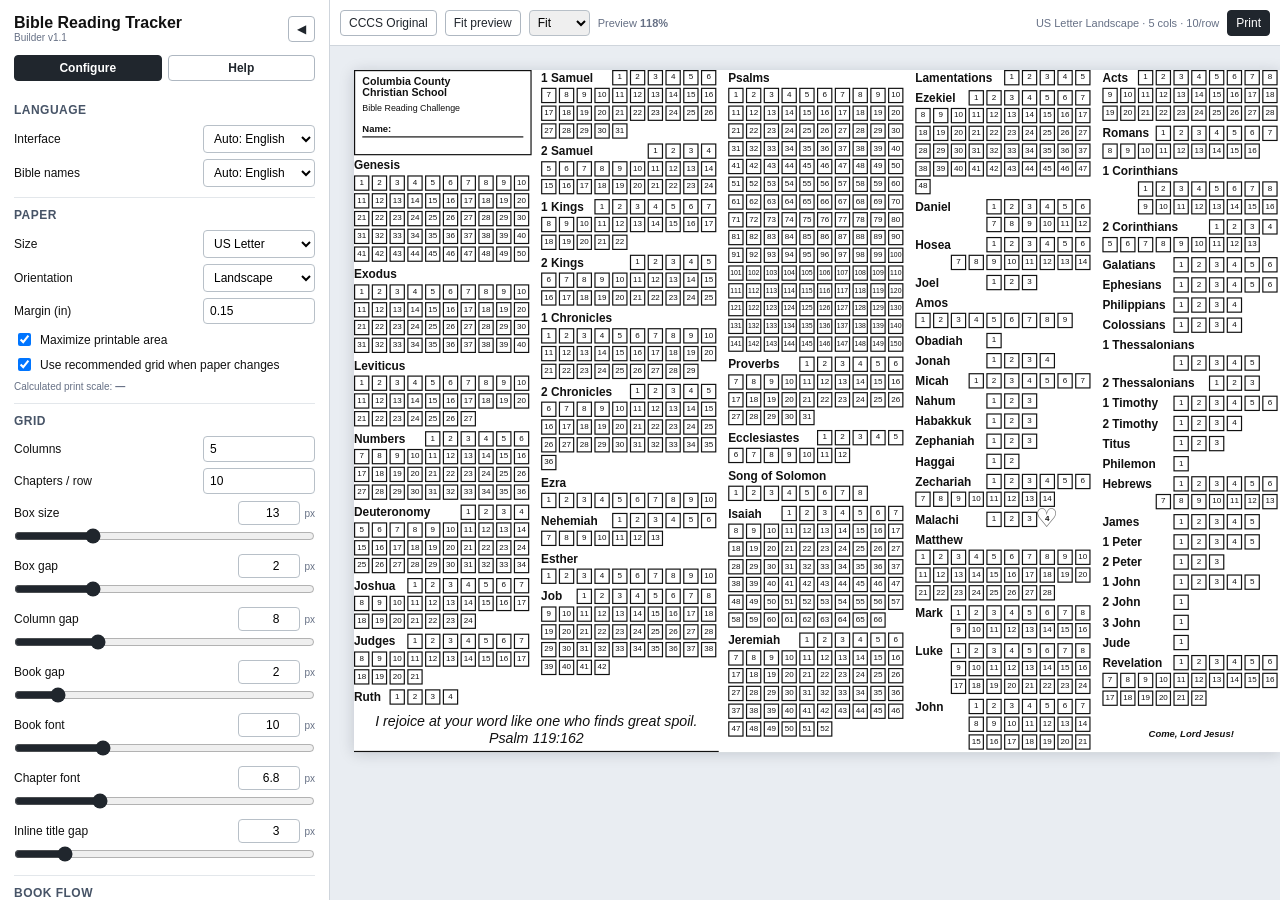
<file: bible-reading-tracker/index.html>
<!--
Bible Reading Tracker Builder
Copyright (C) 2026 Bible Reading Tracker Builder contributors

SPDX-License-Identifier: GPL-3.0-or-later

This program is free software: you can redistribute it and/or modify
it under the terms of the GNU General Public License as published by
the Free Software Foundation, either version 3 of the License, or
(at your option) any later version.

This program is distributed in the hope that it will be useful,
but WITHOUT ANY WARRANTY; without even the implied warranty of
MERCHANTABILITY or FITNESS FOR A PARTICULAR PURPOSE. See the
GNU General Public License for more details:
https://www.gnu.org/licenses/gpl-3.0.html
-->
<!doctype html>
<html lang="en">
<head>
<meta charset="utf-8">
<meta name="viewport" content="width=device-width, initial-scale=1">
<meta name="description" content="Create, customize, print, save, and share a Bible reading chapter tracker.">
<meta name="application-name" content="Bible Reading Tracker Builder">
<meta name="license" content="GPL-3.0-or-later">
<title>Bible Reading Tracker Builder v1.1</title>
<style>
:root {
  --columns: 5;
  --boxes-per-row: 10;
  --box-size: 13px;
  --box-gap: 2px;
  --column-gap: 8px;
  --book-gap: 2px;
  --page-padding: 10px;
  --book-font-size: 10px;
  --chapter-font-size: 6.8px;
  --border-width: 1px;
  --text-color: #111;
  --border-color: #111;
  --bg: #fff;
  --book-bg: transparent;
  --book-border-width: 0px;
  --book-border-color: #111;
  --book-border-radius: 0px;
  --book-padding: 0px;
  --cell-step: calc(var(--box-size) + var(--box-gap));
  --grid-width: calc(var(--boxes-per-row) * var(--cell-step));
  --column-extra-width: 0px;
  --column-width: calc(var(--grid-width) + var(--column-extra-width));
  --print-scale: 1;
}

* { box-sizing: border-box; }
html, body { margin: 0; padding: 0; background: var(--bg); color: var(--text-color); }
body { font-family: Arial, Helvetica, sans-serif; padding: var(--page-padding); }

.page { width: max-content; background: var(--bg); transform-origin: top left; }
.tracker {
  display: grid;
  grid-template-columns: repeat(var(--columns), var(--column-width));
  gap: var(--column-gap);
  align-items: start;
  width: max-content;
  position: relative;
}
.column { display:flex; flex-direction:column; gap:var(--book-gap); width:var(--column-width); }
.book {
  display:grid;
  grid-template-columns:repeat(var(--boxes-per-row),var(--cell-step));
  grid-auto-rows:var(--cell-step);
  align-items:start;
  width:var(--book-outer-width, var(--grid-width));
  background: var(--book-bg);
  border: none;
  border-radius: 0;
  padding: 0;
}
.name { font-size:var(--book-font-size); font-weight:700; line-height:var(--box-size); white-space:nowrap; overflow:visible; }
.chapter {
  width:var(--box-size); height:var(--box-size);
  border:var(--border-width) solid var(--border-color);
  font-size:var(--chapter-font-size); line-height:1;
  display:flex; align-items:center; justify-content:center; user-select:none;
}
.book[data-book-id="psalms"] .chapter.triple-digit { font-size:5.8px; }

/* Special chapter marks replace the normal square with a printable Unicode glyph. */
.special-chapter, .heart-chapter {
  border:none;
  background:transparent;
  position:relative;
  font-weight:700;
  z-index:1;
}
.special-chapter::before, .heart-chapter::before {
  content:attr(data-glyph);
  position:absolute;
  font-size:var(--special-mark-size, 22px);
  line-height:1;
  top:50%;
  left:50%;
  transform:translate(-50%,calc(-50% - var(--special-mark-nudge-y, 0px)));
  opacity:var(--special-mark-opacity, .6);
  font-family:"Arial Unicode MS","Segoe UI Symbol","Noto Sans Symbols 2","Noto Sans Symbols",Arial,sans-serif;
  font-weight:400;
  pointer-events:none;
}
.special-chapter.special-mark-filled::before { font-weight:700; }
.special-chapter.special-hide-number { color:transparent; }

.intro-box {
  width:var(--column-width); min-height:72px; border:1px solid var(--border-color);
  padding:5px 6px; font-size:7px; line-height:1.15;
}
.school-name { font-size:9px; font-weight:700; line-height:1.05; }
.challenge-title { font-size:7.5px; margin-top:4px; margin-bottom:7px; }
.name-line { font-size:8px; font-weight:700; border-bottom:1px solid var(--border-color); padding-bottom:2px; }

.purpose-verse {
  position:absolute; left:0; bottom:0;
  width:calc((var(--column-width) * 2) + var(--column-gap));
  font-size:12px; line-height:1.15; font-style:italic; text-align:center;
  padding-bottom:3px; border-bottom:1px solid var(--border-color);
}

.revelation-close {
  grid-column:1 / span 10; grid-row:5; text-align:center;
  font-size:8px; font-style:italic; font-weight:700; line-height:var(--box-size);
}


.measure-root {
  position:absolute;
  left:-100000px;
  top:0;
  visibility:hidden;
  pointer-events:none;
  width:var(--column-width);
}
.measure-root .measure-column {
  display:flex;
  flex-direction:column;
  gap:var(--book-gap);
  width:var(--column-width);
}


/* ---------- Builder UI (screen only) ---------- */
body { padding:0; background:#e9edf2; }
.builder-shell { min-height:100vh; display:flex; }
.config-panel {
  width:330px; flex:0 0 330px; height:100vh; overflow:auto;
  background:#fff; border-right:1px solid #cfd5dc; padding:14px;
  position:sticky; top:0; z-index:20;
}
.config-panel.collapsed { display:none; }
.drawer-tabs {
  display:grid; grid-template-columns:1fr 1fr; gap:6px; margin:0 0 12px;
}
.drawer-tab { font-weight:700; }
.drawer-tab.active { background:#20262d; color:#fff; border-color:#20262d; }
.drawer-content { min-width:0; }
.help-drawer { font-size:12px; line-height:1.4; }
.help-intro { margin:2px 0 12px; color:#475467; }
.help-section { border-top:1px solid #e3e7eb; padding-top:10px; margin-top:10px; }
.help-section:first-child { margin-top:0; }
.help-section h2 { margin:0 0 5px; font-size:12px; color:#20262d; }
.help-section ul { margin:0; padding-inline-start:18px; }
.help-section li { margin:3px 0; }
.help-note { margin-top:12px; padding:8px; border:1px solid #e3e7eb; border-radius:6px; background:#fafbfc; color:#475467; font-size:11px; }
.help-resources { margin-top:12px; padding-top:10px; border-top:1px solid #e3e7eb; font-size:11px; line-height:1.5; color:#475467; }
.help-resources a { color:inherit; text-decoration:underline; text-underline-offset:2px; }
.help-resources .legal-line { margin-top:5px; font-size:10px; }
.config-header { display:flex; align-items:center; justify-content:space-between; gap:8px; margin-bottom:12px; }
.config-header h1 { margin:0; font-size:16px; line-height:1.15; }
.config-version { font-size:10px; color:#667085; }
.config-section { border-top:1px solid #e3e7eb; padding-top:10px; margin-top:10px; }
.config-section:first-of-type { border-top:0; margin-top:0; }
.config-section h2 { margin:0 0 8px; font-size:12px; text-transform:uppercase; letter-spacing:.04em; color:#475467; }
.control-grid { display:grid; grid-template-columns:1fr 112px; gap:6px 8px; align-items:center; }
.control-grid label, .check-row { font-size:12px; }
.row-start-group { grid-column:1 / -1; border:1px solid #e3e7eb; border-radius:6px; padding:8px; margin:2px 0; background:#fafbfc; }
.row-start-group-title { font-size:11px; font-weight:700; text-transform:uppercase; letter-spacing:.035em; color:#667085; margin-bottom:7px; }
.row-start-item + .row-start-item { margin-top:9px; padding-top:8px; border-top:1px solid #e8ebef; }
.row-start-label { font-size:12px; font-weight:600; margin-bottom:5px; }
.row-map-auto { width:100%; margin-bottom:5px; text-align:left; }
.row-map-auto.active { background:#20262d; color:#fff; border-color:#20262d; }
.row-map { display:grid; grid-template-columns:repeat(var(--map-cols, 10),minmax(0,1fr)); gap:3px; width:100%; }
.row-map button { min-width:0; padding:4px 0; font-size:10px; line-height:1; border-radius:3px; }
.row-map.dense button { font-size:9px; padding-left:0; padding-right:0; }
.row-map button.active { background:#20262d; color:#fff; border-color:#20262d; }
.row-map button.measured:not(.active) { box-shadow:inset 0 0 0 1.5px #667085; }
.row-map button.inherited:not(.active) { border-style:dashed; }
.row-start-help { font-size:10px; color:#667085; line-height:1.3; margin-top:7px; }
.section-row-apply { grid-column:1 / -1; border:1px solid #cfd5dc; border-left:3px solid #667085; border-radius:6px; padding:8px; margin:6px 0 2px; background:#f7f9fc; }
.section-row-apply-title { font-size:11px; font-weight:700; text-transform:uppercase; letter-spacing:.035em; color:#475467; margin-bottom:4px; }
.section-row-apply .button-row { margin-top:7px; }
.pixel-control { grid-column:1 / -1; display:grid; gap:3px; margin:1px 0 3px; }
.pixel-control-head { display:flex; align-items:center; justify-content:space-between; gap:8px; }
.pixel-control-head label { font-size:12px; }
.pixel-value { display:flex; align-items:center; gap:4px; color:#667085; font-size:10px; }
.pixel-value input[type="number"] { width:62px !important; padding:4px 5px !important; text-align:right; }
.pixel-control input[type="range"] { width:100%; margin:0; accent-color:#20262d; cursor:pointer; }
.control-grid input[type="number"], .control-grid input[type="text"], .control-grid select,
.config-section textarea, .config-section input[type="text"] {
  width:100%; border:1px solid #b8c0c8; border-radius:4px; padding:5px 6px; font:12px Arial,sans-serif; background:#fff;
}
.config-section textarea { min-height:46px; resize:vertical; }
.check-row { display:flex; align-items:center; gap:6px; margin:6px 0; }
.small-note { margin:5px 0 0; color:#667085; font-size:10px; line-height:1.3; }
.button-row { display:flex; flex-wrap:wrap; gap:6px; margin-top:8px; }
button {
  border:1px solid #aeb7c1; background:#fff; color:#20262d; border-radius:4px; padding:5px 8px;
  font:12px Arial,sans-serif; cursor:pointer;
}
button:hover { background:#f3f5f7; }
button.primary { background:#20262d; color:#fff; border-color:#20262d; }
button.danger { color:#9b1c1c; }
button:disabled { opacity:.45; cursor:default; }
.preview-pane { min-width:0; flex:1; display:flex; flex-direction:column; height:100vh; }
.preview-toolbar {
  flex:0 0 auto; height:46px; display:flex; align-items:center; gap:8px; padding:7px 10px;
  background:#fff; border-bottom:1px solid #cfd5dc; position:sticky; top:0; z-index:10;
}
.preview-toolbar .spacer { flex:1; }
.preview-toolbar .status { font-size:11px; color:#667085; white-space:nowrap; }
.preview-toolbar select { border:1px solid #b8c0c8; border-radius:4px; padding:4px; font-size:12px; }
.preview-viewport { flex:1; overflow:auto; padding:24px; }
.preview-sizer { position:relative; margin:0 auto; }
.preview-transform { transform-origin:top left; width:max-content; }
.page { box-shadow:0 2px 12px rgba(16,24,40,.18); }
.book { cursor:pointer; }
.book.selected-book { outline:2px solid #3b82f6; outline-offset:2px; }
.flow-breaks { display:flex; flex-wrap:wrap; gap:4px; margin-top:6px; }
.flow-chip { display:inline-flex; align-items:center; gap:4px; border:1px solid #d0d5dd; border-radius:999px; padding:2px 6px; font-size:10px; background:#f9fafb; }
.flow-chip button { border:0; padding:0 1px; background:transparent; font-size:11px; }
.book-selected { font-size:13px; font-weight:700; margin-bottom:7px; }
.special-mark-editor {
  grid-column:1 / -1;
  margin-top:8px;
  border:1px solid #d7dce2;
  border-radius:6px;
  padding:8px;
  background:#fff;
}
.special-mark-editor h3 {
  margin:0 0 7px;
  font:700 11px Arial,sans-serif;
  color:#344054;
  text-transform:uppercase;
  letter-spacing:.03em;
}
.special-mark-grid {
  display:grid;
  grid-template-columns:minmax(92px, 1fr) minmax(0, 1.4fr);
  gap:6px 8px;
  align-items:center;
}
.special-mark-grid label { font-size:11px; color:#344054; }
.special-mark-grid input[type="number"],
.special-mark-grid input[type="text"],
.special-mark-grid select {
  width:100%;
  border:1px solid #b8c0c8;
  border-radius:4px;
  padding:5px 6px;
  font:12px Arial,sans-serif;
  background:#fff;
}
.special-slider {
  display:grid;
  grid-template-columns:1fr 58px;
  gap:6px;
  align-items:center;
}
.special-slider input[type="range"] { width:100%; }
.special-mark-list {
  display:flex;
  flex-wrap:wrap;
  gap:5px;
  margin-top:7px;
}
.special-mark-chip {
  display:inline-flex;
  align-items:center;
  gap:5px;
  border:1px solid #d0d5dd;
  border-radius:999px;
  background:#f9fafb;
  padding:2px 7px;
  font-size:10px;
}
.special-mark-chip button {
  border:0;
  background:transparent;
  padding:0;
  font-size:14px;
  line-height:1;
}
.special-mark-preview {
  display:inline-flex;
  width:24px;
  justify-content:center;
  font-size:18px;
  line-height:1;
}
.hidden { display:none !important; }
.swatch-row { display:flex; align-items:center; gap:6px; }
.swatch-row input[type="color"] { width:36px; height:27px; padding:1px; border:1px solid #b8c0c8; border-radius:4px; background:#fff; }
#diagnostics { font-size:10px; line-height:1.35; color:#475467; margin-top:6px; white-space:pre-wrap; }
#persistStatus.success { color:#28613b; }
#persistStatus.warning { color:#9a6700; }
#persistStatus.error { color:#9b1c1c; }

@media (max-width: 900px) {
  .config-panel { width:285px; flex-basis:285px; }
  .preview-viewport { padding:12px; }
}

body.show-guides .column { outline:1px dashed #ddd; }
body.show-guides .book { outline:1px dotted #eee; }

@media print {
  html, body { margin:0 !important; padding:0 !important; background:#fff !important; }
  body { print-color-adjust:exact; -webkit-print-color-adjust:exact; }
  .builder-ui, .config-panel, .preview-toolbar { display:none !important; }
  .builder-shell, .preview-pane, .preview-viewport, .preview-sizer, .preview-transform {
    display:block !important; width:auto !important; height:auto !important; min-height:0 !important;
    margin:0 !important; padding:0 !important; overflow:visible !important; background:#fff !important;
    transform:none !important;
  }
  .page { box-shadow:none !important; transform:scale(var(--print-scale)); transform-origin:top left; page-break-inside:avoid; break-inside:avoid; }
  .book.selected-book { outline:none !important; }
}
</style>
<style id="dynamic-page-style"></style>
</head>
<body>
<div class="builder-shell" id="builderShell">
  <aside class="config-panel builder-ui" id="configPanel">
    <div class="config-header">
      <div>
        <h1 data-i18n="appTitle">Bible Reading Tracker</h1>
        <div class="config-version">Builder v1.1</div>
      </div>
      <button id="collapsePanel" data-i18n-title="hidePanel" title="Hide panel">◀</button>
    </div>

    <div class="drawer-tabs" role="tablist" aria-label="Builder drawers">
      <button type="button" id="drawerConfigTab" class="drawer-tab active" role="tab" aria-selected="true" aria-controls="configDrawer" data-i18n="configureTab">Configure</button>
      <button type="button" id="drawerHelpTab" class="drawer-tab" role="tab" aria-selected="false" aria-controls="helpDrawer" data-i18n="helpTab">Help</button>
    </div>

    <div id="configDrawer" class="drawer-content" role="tabpanel" aria-labelledby="drawerConfigTab">
    <section class="config-section">
      <h2 data-i18n="language">Language</h2>
      <div class="control-grid">
        <label for="cfgUiLanguage" data-i18n="interfaceLanguage">Interface</label>
        <select id="cfgUiLanguage"></select>
        <label for="cfgBibleLanguage" data-i18n="bibleNames">Bible names</label>
        <select id="cfgBibleLanguage"></select>
      </div>
    </section>

    <section class="config-section">
      <h2 data-i18n="paper">Paper</h2>
      <div class="control-grid">
        <label for="cfgPaper" data-i18n="size">Size</label>
        <select id="cfgPaper"></select>
        <label for="cfgOrientation" data-i18n="orientation">Orientation</label>
        <select id="cfgOrientation">
          <option value="landscape" data-i18n="landscape">Landscape</option>
          <option value="portrait" data-i18n="portrait">Portrait</option>
        </select>
        <label for="cfgMargin" data-i18n="marginIn">Margin (in)</label>
        <input id="cfgMargin" type="number" min="0" max="1" step="0.05">
      </div>
      <label class="check-row"><input id="cfgAutoFit" type="checkbox"> <span data-i18n="maximizePrintableArea">Maximize printable area</span></label>
      <label class="check-row"><input id="cfgPaperSuggestions" type="checkbox" checked> <span data-i18n="useRecommendedGrid">Use recommended grid when paper changes</span></label>
      <div class="small-note"><span data-i18n="calculatedPrintScale">Calculated print scale</span>: <strong id="printScaleLabel">—</strong></div>
    </section>

    <section class="config-section">
      <h2 data-i18n="grid">Grid</h2>
      <div class="control-grid">
        <label for="cfgColumns" data-i18n="columns">Columns</label><input id="cfgColumns" type="number" min="1" max="10" step="1">
        <label for="cfgChaptersPerRow" data-i18n="chaptersPerRow">Chapters / row</label><input id="cfgChaptersPerRow" type="number" min="4" max="20" step="1">
        <div class="pixel-control">
          <div class="pixel-control-head"><label for="cfgBoxSize" data-i18n="boxSizePx">Box size</label><span class="pixel-value"><input id="cfgBoxSize" type="number" min="8" max="28" step="0.5"><span>px</span></span></div>
          <input id="cfgBoxSizeRange" type="range" min="8" max="28" step="0.5">
        </div>
        <div class="pixel-control">
          <div class="pixel-control-head"><label for="cfgBoxGap" data-i18n="boxGapPx">Box gap</label><span class="pixel-value"><input id="cfgBoxGap" type="number" min="0" max="8" step="0.5"><span>px</span></span></div>
          <input id="cfgBoxGapRange" type="range" min="0" max="8" step="0.5">
        </div>
        <div class="pixel-control">
          <div class="pixel-control-head"><label for="cfgColumnGap" data-i18n="columnGapPx">Column gap</label><span class="pixel-value"><input id="cfgColumnGap" type="number" min="0" max="30" step="1"><span>px</span></span></div>
          <input id="cfgColumnGapRange" type="range" min="0" max="30" step="1">
        </div>
        <div class="pixel-control">
          <div class="pixel-control-head"><label for="cfgBookGap" data-i18n="bookGapPx">Book gap</label><span class="pixel-value"><input id="cfgBookGap" type="number" min="0" max="16" step="0.5"><span>px</span></span></div>
          <input id="cfgBookGapRange" type="range" min="0" max="16" step="0.5">
        </div>
        <div class="pixel-control">
          <div class="pixel-control-head"><label for="cfgBookFont" data-i18n="bookFontPx">Book font</label><span class="pixel-value"><input id="cfgBookFont" type="number" min="6" max="20" step="0.5"><span>px</span></span></div>
          <input id="cfgBookFontRange" type="range" min="6" max="20" step="0.5">
        </div>
        <div class="pixel-control">
          <div class="pixel-control-head"><label for="cfgChapterFont" data-i18n="chapterFontPx">Chapter font</label><span class="pixel-value"><input id="cfgChapterFont" type="number" min="4" max="14" step="0.25"><span>px</span></span></div>
          <input id="cfgChapterFontRange" type="range" min="4" max="14" step="0.25">
        </div>
        <div class="pixel-control">
          <div class="pixel-control-head"><label for="cfgInlineGap" data-i18n="inlineTitleGapPx">Inline title gap</label><span class="pixel-value"><input id="cfgInlineGap" type="number" min="0" max="20" step="1"><span>px</span></span></div>
          <input id="cfgInlineGapRange" type="range" min="0" max="20" step="1">
        </div>
      </div>
    </section>

    <section class="config-section">
      <h2 data-i18n="bookFlow">Book flow</h2>
      <div class="control-grid">
        <label for="cfgFlowMode" data-i18n="placement">Placement</label>
        <select id="cfgFlowMode">
          <option value="fixed" data-i18n="fixedPreset">Fixed preset</option>
          <option value="auto-balanced" data-i18n="autoBalance">Auto balance</option>
          <option value="manual-breaks" data-i18n="manualBreaks">Manual breaks</option>
        </select>
      </div>
      <div class="button-row">
        <button id="addFlowBreak" data-i18n="startColumnSelected">Start column at selected book</button>
        <button id="clearFlowBreaks" data-i18n="clearBreaks">Clear breaks</button>
      </div>
      <div id="flowBreaks" class="flow-breaks"></div>
      <div id="diagnostics"></div>
    </section>

    <section class="config-section">
      <h2 data-i18n="bookAppearance">Book appearance</h2>
      <div class="control-grid">
        <label for="cfgFillMode" data-i18n="fill">Fill</label>
        <select id="cfgFillMode">
          <option value="none" data-i18n="none">None</option>
          <option value="section" data-i18n="bibleSections">Bible sections</option>
          <option value="testament" data-i18n="testaments">Testaments</option>
        </select>
        <label for="cfgBorderMode" data-i18n="border">Border</label>
        <select id="cfgBorderMode">
          <option value="none" data-i18n="none">None</option>
          <option value="outline" data-i18n="outline">Outline</option>
          <option value="top" data-i18n="top">Top</option>
          <option value="bottom" data-i18n="bottom">Bottom</option>
          <option value="left" data-i18n="leftAccent">Left accent</option>
          <option value="right" data-i18n="right">Right</option>
          <option value="rounded" data-i18n="roundedOutline">Rounded outline</option>
        </select>
        <div class="pixel-control">
          <div class="pixel-control-head"><label for="cfgBorderWidth" data-i18n="borderWidth">Border width</label><span class="pixel-value"><input id="cfgBorderWidth" type="number" min="0" max="6" step="0.25"><span>px</span></span></div>
          <input id="cfgBorderWidthRange" type="range" min="0" max="6" step="0.25">
        </div>
        <label for="cfgBorderColor" data-i18n="borderColor">Border color</label><input id="cfgBorderColor" type="color">
        <div class="pixel-control">
          <div class="pixel-control-head"><label for="cfgBorderRadius" data-i18n="cornerRadius">Corner radius</label><span class="pixel-value"><input id="cfgBorderRadius" type="number" min="0" max="30" step="1"><span>px</span></span></div>
          <input id="cfgBorderRadiusRange" type="range" min="0" max="30" step="1">
        </div>
        <div class="pixel-control">
          <div class="pixel-control-head"><label for="cfgBorderPadding" data-i18n="insidePadding">Inside padding</label><span class="pixel-value"><input id="cfgBorderPadding" type="number" min="0" max="20" step="1"><span>px</span></span></div>
          <input id="cfgBorderPaddingRange" type="range" min="0" max="20" step="1">
        </div>
      </div>
      <div class="small-note" data-i18n="borderSizingNote">Border padding now expands the book safely instead of stealing space from chapter boxes. Auto-fit compensates at print time.</div>
    </section>

    <section class="config-section">
      <h2 data-i18n="textBoxes">Text boxes</h2>
      <label class="check-row"><input id="cfgIntroEnabled" type="checkbox"> <span data-i18n="showOrganizationBox">Show organization box</span></label>
      <label data-i18n="organization">Organization</label><textarea id="cfgOrganization"></textarea>
      <label data-i18n="challengeTitle">Challenge title</label><input id="cfgChallengeTitle" type="text">
      <label data-i18n="nameLabel">Name label</label><input id="cfgNameLabel" type="text">
      <label class="check-row"><input id="cfgPurposeEnabled" type="checkbox"> <span data-i18n="showPurposeVerse">Show purpose verse</span></label>
      <label data-i18n="verse">Verse</label><textarea id="cfgVerse"></textarea>
      <label data-i18n="reference">Reference</label><input id="cfgVerseRef" type="text">
    </section>

    <section class="config-section">
      <h2 data-i18n="selectedBook">Selected book</h2>
      <div id="selectedBookName" class="book-selected" data-i18n="clickBookPreview">Click a book in the preview</div>
      <div id="bookEditor" class="hidden">
        <div class="control-grid">
          <label for="bookLayoutMode" data-i18n="layout">Layout</label>
          <select id="bookLayoutMode">
            <option value="inherit" data-i18n="presetDefault">Preset / default</option>
            <option value="compact" data-i18n="compact">Compact</option>
            <option value="balance" data-i18n="balancedRows">Balanced rows</option>
            <option value="fill-last" data-i18n="fillLastRow">Fill last row</option>
            <option value="new-row" data-i18n="newRow">New row</option>
          </select>
          <label for="bookNameMode" data-i18n="bookName">Book name</label>
          <select id="bookNameMode">
            <option value="auto" data-i18n="auto">Auto</option>
            <option value="inline" data-i18n="sameRow">Same row</option>
            <option value="new-row" data-i18n="ownRow">Own row</option>
          </select>
          <label for="bookRows" data-i18n="chapterRows">Chapter rows</label><input id="bookRows" type="number" min="0" max="30" step="1" data-i18n-title="zeroAutomatic" title="0 = automatic">
          <label for="bookAlign" data-i18n="alignment">Alignment</label>
          <select id="bookAlign">
            <option value="left" data-i18n="left">Left</option>
            <option value="center" data-i18n="center">Center</option>
            <option value="right" data-i18n="right">Right</option>
          </select>
          <div class="row-start-group">
            <div class="row-start-group-title" data-i18n="chapterRowStarts">Chapter row starts</div>
            <div class="row-start-item">
              <div class="row-start-label" data-i18n="firstChapterRow">First chapter row</div>
              <button type="button" id="bookFirstAuto" class="row-map-auto">Auto</button>
              <div id="bookFirstRowMap" class="row-map" role="group"></div>
              <input id="bookFirstBox" type="hidden" value="0">
            </div>
            <div class="row-start-item">
              <div class="row-start-label" data-i18n="followingChapterRows">Following chapter rows</div>
              <div id="bookFollowingRowMap" class="row-map" role="group"></div>
              <input id="bookIndent" type="hidden" value="1">
            </div>
            <div class="row-start-help" data-i18n="rowMapHelp">Choose the grid column where each chapter row begins. The outlined first-row position is the measured safe start for the current book name.</div>
          </div>

          <div class="section-row-apply">
            <div class="section-row-apply-title" data-i18n="sectionRowStart">Section row start</div>
            <div class="small-note" data-i18n="sectionRowStartHelp">Apply this first-row start to every book in the selected section.</div>
            <div class="button-row">
              <button id="applyFirstBoxToSection" data-i18n="applyFirstBoxSection">Apply first box to this section</button>
              <button id="clearSectionFirstBox" data-i18n="clearSectionFirstBox">Clear section first box</button>
            </div>
          </div>

          <label for="bookFill" data-i18n="customFill">Custom fill</label><input id="bookFill" type="color">
          <label for="bookBorderMode" data-i18n="borderOverride">Border override</label>
          <select id="bookBorderMode">
            <option value="inherit" data-i18n="inherit">Inherit</option>
            <option value="none" data-i18n="none">None</option>
            <option value="outline" data-i18n="outline">Outline</option>
            <option value="top" data-i18n="top">Top</option>
            <option value="bottom" data-i18n="bottom">Bottom</option>
            <option value="left" data-i18n="leftAccent">Left accent</option>
            <option value="right" data-i18n="right">Right</option>
            <option value="rounded" data-i18n="rounded">Rounded</option>
          </select>

          <div class="special-mark-editor">
            <h3 data-i18n="specialChapterMarks">Special chapter marks</h3>
            <div class="special-mark-grid">
              <label for="bookSpecialChapter" data-i18n="chapter">Chapter</label>
              <input id="bookSpecialChapter" type="number" min="1" step="1" value="1">

              <label for="bookSpecialPreset" data-i18n="mark">Mark</label>
              <select id="bookSpecialPreset">
                <option value="heart-outline" data-i18n="heartOutline">♡ Heart</option>
                <option value="star-outline" data-i18n="starOutline">☆ Star</option>
                <option value="circle" data-i18n="circle">○ Circle</option>
                <option value="diamond" data-i18n="diamond">◇ Diamond</option>
                <option value="square" data-i18n="square">□ Square</option>
                <option value="triangle-up" data-i18n="triangleUp">△ Triangle</option>
                <option value="triangle-down" data-i18n="triangleDown">▽ Inverted triangle</option>
                <option value="hexagon" data-i18n="hexagon">⬡ Hexagon</option>
                <option value="pentagon" data-i18n="pentagon">⬠ Pentagon</option>
                <option value="four-point-star" data-i18n="fourPointStar">✧ Four-point star</option>
                <option value="cross" data-i18n="cross">✝ Cross</option>
                <option value="custom" data-i18n="customCharacter">Custom character</option>
              </select>

              <label for="bookSpecialGlyph" data-i18n="character">Character</label>
              <input id="bookSpecialGlyph" type="text" maxlength="8" value="♡">

              <label for="bookSpecialSize" data-i18n="markSize">Mark size</label>
              <div class="special-slider">
                <input id="bookSpecialSizeRange" type="range" min="10" max="40" step="1" value="22">
                <input id="bookSpecialSize" type="number" min="10" max="40" step="1" value="22">
              </div>

              <label for="bookSpecialOpacity" data-i18n="markOpacity">Opacity</label>
              <div class="special-slider">
                <input id="bookSpecialOpacityRange" type="range" min="20" max="100" step="5" value="60">
                <input id="bookSpecialOpacity" type="number" min="20" max="100" step="5" value="60">
              </div>

              <label for="bookSpecialNudge" data-i18n="verticalNudge">Vertical nudge</label>
              <div class="special-slider">
                <input id="bookSpecialNudgeRange" type="range" min="-4" max="4" step="0.5" value="1">
                <input id="bookSpecialNudge" type="number" min="-4" max="4" step="0.5" value="1">
              </div>
            </div>
            <label class="check-row"><input id="bookSpecialShowNumber" type="checkbox" checked> <span data-i18n="showChapterNumber">Show chapter number</span></label>
            <div class="button-row">
              <button id="saveSpecialMark" data-i18n="saveMark">Add / update mark</button>
              <button id="removeSpecialMark" class="danger" data-i18n="removeMark">Remove mark</button>
            </div>
            <div id="bookSpecialList" class="special-mark-list"></div>
            <div class="small-note" data-i18n="specialMarkHelp">Marks use printable Unicode characters. Use the presets or type your own symbol.</div>
          </div>
        </div>
        <div id="bookMeasureStatus" class="small-note"></div>
        <label class="check-row"><input id="bookUseFill" type="checkbox"> <span data-i18n="useCustomFill">Use custom fill for this book</span></label>
        <div class="button-row"><button id="resetBook" class="danger" data-i18n="resetSelectedBook">Reset selected book</button></div>
      </div>
    </section>

    <section class="config-section">
      <h2 data-i18n="saveShare">Save & share</h2>
      <div class="small-note" id="persistStatus">Changes are saved in this browser.</div>
      <div class="button-row">
        <button id="exportConfig" data-i18n="exportConfig">Export config</button>
        <button id="importConfig" data-i18n="importConfig">Import config</button>
        <input id="configFileInput" class="hidden" type="file" accept=".json,application/json">
      </div>
      <div class="button-row">
        <button id="copyShareLink" data-i18n="copyShareLink">Copy share link</button>
        <button id="clearSaved" class="danger" data-i18n="clearSaved">Forget saved config</button>
      </div>
    </section>
    </div>

    <div id="helpDrawer" class="drawer-content help-drawer hidden" role="tabpanel" aria-labelledby="drawerHelpTab">
      <p id="helpIntro" class="help-intro"></p>
      <div id="helpSections"></div>
      <div id="helpNote" class="help-note"></div>
      <div class="help-resources">
        <div><a href="index.html">index.html</a> · <a href="readme.md">readme.md</a> · <a href="help.md">help.md</a></div>
        <div class="legal-line">Copyright © 2026 Bible Reading Tracker Builder contributors · GPL-3.0-or-later · No warranty · <a href="https://www.gnu.org/licenses/gpl-3.0.html" target="_blank" rel="noopener noreferrer">GNU GPL</a></div>
      </div>
    </div>
  </aside>

  <main class="preview-pane">
    <div class="preview-toolbar builder-ui">
      <button id="showPanel" class="hidden" data-i18n="configure">☰ Configure</button>
      <button id="showHelpPanel" class="hidden" data-i18n="helpButton">? Help</button>
      <button id="resetAll" data-i18n="cccsOriginal">CCCS Original</button>
      <button id="fitPreview" data-i18n="fitPreview">Fit preview</button>
      <select id="previewZoom" data-i18n-title="previewZoomTitle" title="Preview zoom">
        <option value="fit" data-i18n="fit">Fit</option>
        <option value="0.5">50%</option><option value="0.75">75%</option><option value="1">100%</option><option value="1.25">125%</option>
      </select>
      <span class="status"><span data-i18n="preview">Preview</span> <strong id="previewScaleLabel">—</strong></span>
      <span class="spacer"></span>
      <span class="status" id="paperStatus"></span>
      <button id="printButton" class="primary" data-i18n="print">Print</button>
    </div>
    <div class="preview-viewport" id="previewViewport">
      <div class="preview-sizer" id="previewSizer">
        <div class="preview-transform" id="previewTransform">
          <div class="page" id="page">
            <div class="tracker" id="tracker"></div>
          </div>
        </div>
      </div>
    </div>
  </main>
</div>

<script>
'use strict';

// ---------- Canonical data ----------
const BOOKS = [
  {
    "id": "genesis",
    "defaultName": "Genesis",
    "chapters": 50,
    "column": 1,
    "layout": {
      "mode": "manual",
      "name": {
        "row": 1,
        "start": 1,
        "span": 3
      },
      "rows": [
        {
          "row": 2,
          "start": 1,
          "from": 1,
          "to": 10
        },
        {
          "row": 3,
          "start": 1,
          "from": 11,
          "to": 20
        },
        {
          "row": 4,
          "start": 1,
          "from": 21,
          "to": 30
        },
        {
          "row": 5,
          "start": 1,
          "from": 31,
          "to": 40
        },
        {
          "row": 6,
          "start": 1,
          "from": 41,
          "to": 50
        }
      ]
    },
    "section": "law",
    "testament": "ot"
  },
  {
    "id": "exodus",
    "defaultName": "Exodus",
    "chapters": 40,
    "column": 1,
    "layout": {
      "mode": "manual",
      "name": {
        "row": 1,
        "start": 1,
        "span": 3
      },
      "rows": [
        {
          "row": 2,
          "start": 1,
          "from": 1,
          "to": 10
        },
        {
          "row": 3,
          "start": 1,
          "from": 11,
          "to": 20
        },
        {
          "row": 4,
          "start": 1,
          "from": 21,
          "to": 30
        },
        {
          "row": 5,
          "start": 1,
          "from": 31,
          "to": 40
        }
      ]
    },
    "section": "law",
    "testament": "ot"
  },
  {
    "id": "leviticus",
    "defaultName": "Leviticus",
    "chapters": 27,
    "column": 1,
    "layout": {
      "mode": "manual",
      "name": {
        "row": 1,
        "start": 1,
        "span": 4
      },
      "rows": [
        {
          "row": 2,
          "start": 1,
          "from": 1,
          "to": 10
        },
        {
          "row": 3,
          "start": 1,
          "from": 11,
          "to": 20
        },
        {
          "row": 4,
          "start": 1,
          "from": 21,
          "to": 27
        }
      ]
    },
    "section": "law",
    "testament": "ot"
  },
  {
    "id": "numbers",
    "defaultName": "Numbers",
    "chapters": 36,
    "column": 1,
    "layout": {
      "mode": "manual",
      "name": {
        "row": 1,
        "start": 1,
        "span": 4
      },
      "rows": [
        {
          "row": 1,
          "start": 5,
          "from": 1,
          "to": 6
        },
        {
          "row": 2,
          "start": 1,
          "from": 7,
          "to": 16
        },
        {
          "row": 3,
          "start": 1,
          "from": 17,
          "to": 26
        },
        {
          "row": 4,
          "start": 1,
          "from": 27,
          "to": 36
        }
      ]
    },
    "section": "law",
    "testament": "ot"
  },
  {
    "id": "deuteronomy",
    "defaultName": "Deuteronomy",
    "chapters": 34,
    "column": 1,
    "layout": {
      "mode": "manual",
      "name": {
        "row": 1,
        "start": 1,
        "span": 6
      },
      "rows": [
        {
          "row": 1,
          "start": 7,
          "from": 1,
          "to": 4
        },
        {
          "row": 2,
          "start": 1,
          "from": 5,
          "to": 14
        },
        {
          "row": 3,
          "start": 1,
          "from": 15,
          "to": 24
        },
        {
          "row": 4,
          "start": 1,
          "from": 25,
          "to": 34
        }
      ]
    },
    "section": "law",
    "testament": "ot"
  },
  {
    "id": "joshua",
    "defaultName": "Joshua",
    "chapters": 24,
    "column": 1,
    "layout": {
      "mode": "manual",
      "name": {
        "row": 1,
        "start": 1,
        "span": 3
      },
      "rows": [
        {
          "row": 1,
          "start": 4,
          "from": 1,
          "to": 7
        },
        {
          "row": 2,
          "start": 1,
          "from": 8,
          "to": 17
        },
        {
          "row": 3,
          "start": 1,
          "from": 18,
          "to": 24
        }
      ]
    },
    "section": "history",
    "testament": "ot"
  },
  {
    "id": "judges",
    "defaultName": "Judges",
    "chapters": 21,
    "column": 1,
    "layout": {
      "mode": "manual",
      "name": {
        "row": 1,
        "start": 1,
        "span": 3
      },
      "rows": [
        {
          "row": 1,
          "start": 4,
          "from": 1,
          "to": 7
        },
        {
          "row": 2,
          "start": 1,
          "from": 8,
          "to": 17
        },
        {
          "row": 3,
          "start": 1,
          "from": 18,
          "to": 21
        }
      ]
    },
    "section": "history",
    "testament": "ot"
  },
  {
    "id": "ruth",
    "defaultName": "Ruth",
    "chapters": 4,
    "column": 1,
    "layout": {
      "mode": "manual",
      "name": {
        "row": 1,
        "start": 1,
        "span": 2
      },
      "rows": [
        {
          "row": 1,
          "start": 3,
          "from": 1,
          "to": 4
        }
      ]
    },
    "section": "history",
    "testament": "ot"
  },
  {
    "id": "1-samuel",
    "defaultName": "1 Samuel",
    "chapters": 31,
    "column": 2,
    "layout": {
      "mode": "manual",
      "name": {
        "row": 1,
        "start": 1,
        "span": 4
      },
      "rows": [
        {
          "row": 1,
          "start": 5,
          "from": 1,
          "to": 6
        },
        {
          "row": 2,
          "start": 1,
          "from": 7,
          "to": 16
        },
        {
          "row": 3,
          "start": 1,
          "from": 17,
          "to": 26
        },
        {
          "row": 4,
          "start": 1,
          "from": 27,
          "to": 31
        }
      ]
    },
    "section": "history",
    "testament": "ot"
  },
  {
    "id": "2-samuel",
    "defaultName": "2 Samuel",
    "chapters": 24,
    "column": 2,
    "layout": {
      "mode": "manual",
      "name": {
        "row": 1,
        "start": 1,
        "span": 6
      },
      "rows": [
        {
          "row": 1,
          "start": 7,
          "from": 1,
          "to": 4
        },
        {
          "row": 2,
          "start": 1,
          "from": 5,
          "to": 14
        },
        {
          "row": 3,
          "start": 1,
          "from": 15,
          "to": 24
        }
      ]
    },
    "section": "history",
    "testament": "ot"
  },
  {
    "id": "1-kings",
    "defaultName": "1 Kings",
    "chapters": 22,
    "column": 2,
    "layout": {
      "mode": "manual",
      "name": {
        "row": 1,
        "start": 1,
        "span": 3
      },
      "rows": [
        {
          "row": 1,
          "start": 4,
          "from": 1,
          "to": 7
        },
        {
          "row": 2,
          "start": 1,
          "from": 8,
          "to": 17
        },
        {
          "row": 3,
          "start": 1,
          "from": 18,
          "to": 22
        }
      ]
    },
    "section": "history",
    "testament": "ot"
  },
  {
    "id": "2-kings",
    "defaultName": "2 Kings",
    "chapters": 25,
    "column": 2,
    "layout": {
      "mode": "manual",
      "name": {
        "row": 1,
        "start": 1,
        "span": 5
      },
      "rows": [
        {
          "row": 1,
          "start": 6,
          "from": 1,
          "to": 5
        },
        {
          "row": 2,
          "start": 1,
          "from": 6,
          "to": 15
        },
        {
          "row": 3,
          "start": 1,
          "from": 16,
          "to": 25
        }
      ]
    },
    "section": "history",
    "testament": "ot"
  },
  {
    "id": "1-chronicles",
    "defaultName": "1 Chronicles",
    "chapters": 29,
    "column": 2,
    "layout": {
      "mode": "manual",
      "name": {
        "row": 1,
        "start": 1,
        "span": 6
      },
      "rows": [
        {
          "row": 2,
          "start": 1,
          "from": 1,
          "to": 10
        },
        {
          "row": 3,
          "start": 1,
          "from": 11,
          "to": 20
        },
        {
          "row": 4,
          "start": 1,
          "from": 21,
          "to": 29
        }
      ]
    },
    "section": "history",
    "testament": "ot"
  },
  {
    "id": "2-chronicles",
    "defaultName": "2 Chronicles",
    "chapters": 36,
    "column": 2,
    "layout": {
      "mode": "manual",
      "name": {
        "row": 1,
        "start": 1,
        "span": 5
      },
      "rows": [
        {
          "row": 1,
          "start": 6,
          "from": 1,
          "to": 5
        },
        {
          "row": 2,
          "start": 1,
          "from": 6,
          "to": 15
        },
        {
          "row": 3,
          "start": 1,
          "from": 16,
          "to": 25
        },
        {
          "row": 4,
          "start": 1,
          "from": 26,
          "to": 35
        },
        {
          "row": 5,
          "start": 1,
          "from": 36,
          "to": 36
        }
      ]
    },
    "section": "history",
    "testament": "ot"
  },
  {
    "id": "ezra",
    "defaultName": "Ezra",
    "chapters": 10,
    "column": 2,
    "layout": {
      "mode": "manual",
      "name": {
        "row": 1,
        "start": 1,
        "span": 3
      },
      "rows": [
        {
          "row": 2,
          "start": 1,
          "from": 1,
          "to": 10
        }
      ]
    },
    "section": "history",
    "testament": "ot"
  },
  {
    "id": "nehemiah",
    "defaultName": "Nehemiah",
    "chapters": 13,
    "column": 2,
    "layout": {
      "mode": "manual",
      "name": {
        "row": 1,
        "start": 1,
        "span": 4
      },
      "rows": [
        {
          "row": 1,
          "start": 5,
          "from": 1,
          "to": 6
        },
        {
          "row": 2,
          "start": 1,
          "from": 7,
          "to": 13
        }
      ]
    },
    "section": "history",
    "testament": "ot"
  },
  {
    "id": "esther",
    "defaultName": "Esther",
    "chapters": 10,
    "column": 2,
    "layout": {
      "mode": "manual",
      "name": {
        "row": 1,
        "start": 1,
        "span": 3
      },
      "rows": [
        {
          "row": 2,
          "start": 1,
          "from": 1,
          "to": 10
        }
      ]
    },
    "section": "history",
    "testament": "ot"
  },
  {
    "id": "job",
    "defaultName": "Job",
    "chapters": 42,
    "column": 2,
    "layout": {
      "mode": "manual",
      "name": {
        "row": 1,
        "start": 1,
        "span": 2
      },
      "rows": [
        {
          "row": 1,
          "start": 3,
          "from": 1,
          "to": 8
        },
        {
          "row": 2,
          "start": 1,
          "from": 9,
          "to": 18
        },
        {
          "row": 3,
          "start": 1,
          "from": 19,
          "to": 28
        },
        {
          "row": 4,
          "start": 1,
          "from": 29,
          "to": 38
        },
        {
          "row": 5,
          "start": 1,
          "from": 39,
          "to": 42
        }
      ]
    },
    "section": "wisdom",
    "testament": "ot"
  },
  {
    "id": "psalms",
    "defaultName": "Psalms",
    "chapters": 150,
    "column": 3,
    "layout": {
      "mode": "manual",
      "name": {
        "row": 1,
        "start": 1,
        "span": 3
      },
      "rows": [
        {
          "row": 2,
          "start": 1,
          "from": 1,
          "to": 10
        },
        {
          "row": 3,
          "start": 1,
          "from": 11,
          "to": 20
        },
        {
          "row": 4,
          "start": 1,
          "from": 21,
          "to": 30
        },
        {
          "row": 5,
          "start": 1,
          "from": 31,
          "to": 40
        },
        {
          "row": 6,
          "start": 1,
          "from": 41,
          "to": 50
        },
        {
          "row": 7,
          "start": 1,
          "from": 51,
          "to": 60
        },
        {
          "row": 8,
          "start": 1,
          "from": 61,
          "to": 70
        },
        {
          "row": 9,
          "start": 1,
          "from": 71,
          "to": 80
        },
        {
          "row": 10,
          "start": 1,
          "from": 81,
          "to": 90
        },
        {
          "row": 11,
          "start": 1,
          "from": 91,
          "to": 100
        },
        {
          "row": 12,
          "start": 1,
          "from": 101,
          "to": 110
        },
        {
          "row": 13,
          "start": 1,
          "from": 111,
          "to": 120
        },
        {
          "row": 14,
          "start": 1,
          "from": 121,
          "to": 130
        },
        {
          "row": 15,
          "start": 1,
          "from": 131,
          "to": 140
        },
        {
          "row": 16,
          "start": 1,
          "from": 141,
          "to": 150
        }
      ]
    },
    "section": "wisdom",
    "testament": "ot"
  },
  {
    "id": "proverbs",
    "defaultName": "Proverbs",
    "chapters": 31,
    "column": 3,
    "layout": {
      "mode": "manual",
      "name": {
        "row": 1,
        "start": 1,
        "span": 4
      },
      "rows": [
        {
          "row": 1,
          "start": 5,
          "from": 1,
          "to": 6
        },
        {
          "row": 2,
          "start": 1,
          "from": 7,
          "to": 16
        },
        {
          "row": 3,
          "start": 1,
          "from": 17,
          "to": 26
        },
        {
          "row": 4,
          "start": 1,
          "from": 27,
          "to": 31
        }
      ]
    },
    "section": "wisdom",
    "testament": "ot"
  },
  {
    "id": "ecclesiastes",
    "defaultName": "Ecclesiastes",
    "chapters": 12,
    "column": 3,
    "layout": {
      "mode": "manual",
      "name": {
        "row": 1,
        "start": 1,
        "span": 5
      },
      "rows": [
        {
          "row": 1,
          "start": 6,
          "from": 1,
          "to": 5
        },
        {
          "row": 2,
          "start": 1,
          "from": 6,
          "to": 12
        }
      ]
    },
    "section": "wisdom",
    "testament": "ot"
  },
  {
    "id": "song-of-solomon",
    "defaultName": "Song of Solomon",
    "chapters": 8,
    "column": 3,
    "layout": {
      "mode": "manual",
      "name": {
        "row": 1,
        "start": 1,
        "span": 7
      },
      "rows": [
        {
          "row": 2,
          "start": 1,
          "from": 1,
          "to": 8
        }
      ]
    },
    "section": "wisdom",
    "testament": "ot"
  },
  {
    "id": "isaiah",
    "defaultName": "Isaiah",
    "chapters": 66,
    "column": 3,
    "layout": {
      "mode": "manual",
      "name": {
        "row": 1,
        "start": 1,
        "span": 3
      },
      "rows": [
        {
          "row": 1,
          "start": 4,
          "from": 1,
          "to": 7
        },
        {
          "row": 2,
          "start": 1,
          "from": 8,
          "to": 17
        },
        {
          "row": 3,
          "start": 1,
          "from": 18,
          "to": 27
        },
        {
          "row": 4,
          "start": 1,
          "from": 28,
          "to": 37
        },
        {
          "row": 5,
          "start": 1,
          "from": 38,
          "to": 47
        },
        {
          "row": 6,
          "start": 1,
          "from": 48,
          "to": 57
        },
        {
          "row": 7,
          "start": 1,
          "from": 58,
          "to": 66
        }
      ]
    },
    "section": "major-prophets",
    "testament": "ot"
  },
  {
    "id": "jeremiah",
    "defaultName": "Jeremiah",
    "chapters": 52,
    "column": 3,
    "layout": {
      "mode": "manual",
      "name": {
        "row": 1,
        "start": 1,
        "span": 4
      },
      "rows": [
        {
          "row": 1,
          "start": 5,
          "from": 1,
          "to": 6
        },
        {
          "row": 2,
          "start": 1,
          "from": 7,
          "to": 16
        },
        {
          "row": 3,
          "start": 1,
          "from": 17,
          "to": 26
        },
        {
          "row": 4,
          "start": 1,
          "from": 27,
          "to": 36
        },
        {
          "row": 5,
          "start": 1,
          "from": 37,
          "to": 46
        },
        {
          "row": 6,
          "start": 1,
          "from": 47,
          "to": 52
        }
      ]
    },
    "section": "major-prophets",
    "testament": "ot"
  },
  {
    "id": "lamentations",
    "defaultName": "Lamentations",
    "chapters": 5,
    "column": 4,
    "layout": {
      "mode": "manual",
      "name": {
        "row": 1,
        "start": 1,
        "span": 5
      },
      "rows": [
        {
          "row": 1,
          "start": 6,
          "from": 1,
          "to": 5
        }
      ]
    },
    "section": "major-prophets",
    "testament": "ot"
  },
  {
    "id": "ezekiel",
    "defaultName": "Ezekiel",
    "chapters": 48,
    "column": 4,
    "layout": {
      "mode": "manual",
      "name": {
        "row": 1,
        "start": 1,
        "span": 3
      },
      "rows": [
        {
          "row": 1,
          "start": 4,
          "from": 1,
          "to": 7
        },
        {
          "row": 2,
          "start": 1,
          "from": 8,
          "to": 17
        },
        {
          "row": 3,
          "start": 1,
          "from": 18,
          "to": 27
        },
        {
          "row": 4,
          "start": 1,
          "from": 28,
          "to": 37
        },
        {
          "row": 5,
          "start": 1,
          "from": 38,
          "to": 47
        },
        {
          "row": 6,
          "start": 1,
          "from": 48,
          "to": 48
        }
      ]
    },
    "section": "major-prophets",
    "testament": "ot"
  },
  {
    "id": "daniel",
    "defaultName": "Daniel",
    "chapters": 12,
    "column": 4,
    "layout": {
      "mode": "manual",
      "name": {
        "row": 1,
        "start": 1,
        "span": 4
      },
      "rows": [
        {
          "row": 1,
          "start": 5,
          "from": 1,
          "to": 6
        },
        {
          "row": 2,
          "start": 5,
          "from": 7,
          "to": 12
        }
      ]
    },
    "section": "major-prophets",
    "testament": "ot"
  },
  {
    "id": "hosea",
    "defaultName": "Hosea",
    "chapters": 14,
    "column": 4,
    "layout": {
      "mode": "manual",
      "name": {
        "row": 1,
        "start": 1,
        "span": 4
      },
      "rows": [
        {
          "row": 1,
          "start": 5,
          "from": 1,
          "to": 6
        },
        {
          "row": 2,
          "start": 3,
          "from": 7,
          "to": 14
        }
      ]
    },
    "section": "minor-prophets",
    "testament": "ot"
  },
  {
    "id": "joel",
    "defaultName": "Joel",
    "chapters": 3,
    "column": 4,
    "layout": {
      "mode": "manual",
      "name": {
        "row": 1,
        "start": 1,
        "span": 4
      },
      "rows": [
        {
          "row": 1,
          "start": 5,
          "from": 1,
          "to": 3
        }
      ]
    },
    "section": "minor-prophets",
    "testament": "ot"
  },
  {
    "id": "amos",
    "defaultName": "Amos",
    "chapters": 9,
    "column": 4,
    "layout": {
      "mode": "manual",
      "name": {
        "row": 1,
        "start": 1,
        "span": 4
      },
      "rows": [
        {
          "row": 2,
          "start": 1,
          "from": 1,
          "to": 9
        }
      ]
    },
    "section": "minor-prophets",
    "testament": "ot"
  },
  {
    "id": "obadiah",
    "defaultName": "Obadiah",
    "chapters": 1,
    "column": 4,
    "layout": {
      "mode": "manual",
      "name": {
        "row": 1,
        "start": 1,
        "span": 4
      },
      "rows": [
        {
          "row": 1,
          "start": 5,
          "from": 1,
          "to": 1
        }
      ]
    },
    "section": "minor-prophets",
    "testament": "ot"
  },
  {
    "id": "jonah",
    "defaultName": "Jonah",
    "chapters": 4,
    "column": 4,
    "layout": {
      "mode": "manual",
      "name": {
        "row": 1,
        "start": 1,
        "span": 4
      },
      "rows": [
        {
          "row": 1,
          "start": 5,
          "from": 1,
          "to": 4
        }
      ]
    },
    "section": "minor-prophets",
    "testament": "ot"
  },
  {
    "id": "micah",
    "defaultName": "Micah",
    "chapters": 7,
    "column": 4,
    "layout": {
      "mode": "manual",
      "name": {
        "row": 1,
        "start": 1,
        "span": 3
      },
      "rows": [
        {
          "row": 1,
          "start": 4,
          "from": 1,
          "to": 7
        }
      ]
    },
    "section": "minor-prophets",
    "testament": "ot"
  },
  {
    "id": "nahum",
    "defaultName": "Nahum",
    "chapters": 3,
    "column": 4,
    "layout": {
      "mode": "manual",
      "name": {
        "row": 1,
        "start": 1,
        "span": 4
      },
      "rows": [
        {
          "row": 1,
          "start": 5,
          "from": 1,
          "to": 3
        }
      ]
    },
    "section": "minor-prophets",
    "testament": "ot"
  },
  {
    "id": "habakkuk",
    "defaultName": "Habakkuk",
    "chapters": 3,
    "column": 4,
    "layout": {
      "mode": "manual",
      "name": {
        "row": 1,
        "start": 1,
        "span": 4
      },
      "rows": [
        {
          "row": 1,
          "start": 5,
          "from": 1,
          "to": 3
        }
      ]
    },
    "section": "minor-prophets",
    "testament": "ot"
  },
  {
    "id": "zephaniah",
    "defaultName": "Zephaniah",
    "chapters": 3,
    "column": 4,
    "layout": {
      "mode": "manual",
      "name": {
        "row": 1,
        "start": 1,
        "span": 4
      },
      "rows": [
        {
          "row": 1,
          "start": 5,
          "from": 1,
          "to": 3
        }
      ]
    },
    "section": "minor-prophets",
    "testament": "ot"
  },
  {
    "id": "haggai",
    "defaultName": "Haggai",
    "chapters": 2,
    "column": 4,
    "layout": {
      "mode": "manual",
      "name": {
        "row": 1,
        "start": 1,
        "span": 4
      },
      "rows": [
        {
          "row": 1,
          "start": 5,
          "from": 1,
          "to": 2
        }
      ]
    },
    "section": "minor-prophets",
    "testament": "ot"
  },
  {
    "id": "zechariah",
    "defaultName": "Zechariah",
    "chapters": 14,
    "column": 4,
    "layout": {
      "mode": "manual",
      "name": {
        "row": 1,
        "start": 1,
        "span": 4
      },
      "rows": [
        {
          "row": 1,
          "start": 5,
          "from": 1,
          "to": 6
        },
        {
          "row": 2,
          "start": 1,
          "from": 7,
          "to": 14
        }
      ]
    },
    "section": "minor-prophets",
    "testament": "ot"
  },
  {
    "id": "malachi",
    "defaultName": "Malachi",
    "chapters": 4,
    "column": 4,
    "layout": {
      "mode": "manual",
      "name": {
        "row": 1,
        "start": 1,
        "span": 4
      },
      "rows": [
        {
          "row": 1,
          "start": 5,
          "from": 1,
          "to": 4
        }
      ]
    },
    "specialChapters": {
      "4": "heart"
    },
    "section": "minor-prophets",
    "testament": "ot"
  },
  {
    "id": "matthew",
    "defaultName": "Matthew",
    "chapters": 28,
    "column": 4,
    "layout": {
      "mode": "manual",
      "name": {
        "row": 1,
        "start": 1,
        "span": 4
      },
      "rows": [
        {
          "row": 2,
          "start": 1,
          "from": 1,
          "to": 10
        },
        {
          "row": 3,
          "start": 1,
          "from": 11,
          "to": 20
        },
        {
          "row": 4,
          "start": 1,
          "from": 21,
          "to": 28
        }
      ]
    },
    "section": "gospels",
    "testament": "nt"
  },
  {
    "id": "mark",
    "defaultName": "Mark",
    "chapters": 16,
    "column": 4,
    "layout": {
      "mode": "manual",
      "name": {
        "row": 1,
        "start": 1,
        "span": 2
      },
      "rows": [
        {
          "row": 1,
          "start": 3,
          "from": 1,
          "to": 8
        },
        {
          "row": 2,
          "start": 3,
          "from": 9,
          "to": 16
        }
      ]
    },
    "section": "gospels",
    "testament": "nt"
  },
  {
    "id": "luke",
    "defaultName": "Luke",
    "chapters": 24,
    "column": 4,
    "layout": {
      "mode": "manual",
      "name": {
        "row": 1,
        "start": 1,
        "span": 2
      },
      "rows": [
        {
          "row": 1,
          "start": 3,
          "from": 1,
          "to": 8
        },
        {
          "row": 2,
          "start": 3,
          "from": 9,
          "to": 16
        },
        {
          "row": 3,
          "start": 3,
          "from": 17,
          "to": 24
        }
      ]
    },
    "section": "gospels",
    "testament": "nt"
  },
  {
    "id": "john",
    "defaultName": "John",
    "chapters": 21,
    "column": 4,
    "layout": {
      "mode": "manual",
      "name": {
        "row": 1,
        "start": 1,
        "span": 3
      },
      "rows": [
        {
          "row": 1,
          "start": 4,
          "from": 1,
          "to": 7
        },
        {
          "row": 2,
          "start": 4,
          "from": 8,
          "to": 14
        },
        {
          "row": 3,
          "start": 4,
          "from": 15,
          "to": 21
        }
      ]
    },
    "section": "gospels",
    "testament": "nt"
  },
  {
    "id": "acts",
    "defaultName": "Acts",
    "chapters": 28,
    "column": 5,
    "layout": {
      "mode": "manual",
      "name": {
        "row": 1,
        "start": 1,
        "span": 2
      },
      "rows": [
        {
          "row": 1,
          "start": 3,
          "from": 1,
          "to": 8
        },
        {
          "row": 2,
          "start": 1,
          "from": 9,
          "to": 18
        },
        {
          "row": 3,
          "start": 1,
          "from": 19,
          "to": 28
        }
      ]
    },
    "section": "acts",
    "testament": "nt"
  },
  {
    "id": "romans",
    "defaultName": "Romans",
    "chapters": 16,
    "column": 5,
    "layout": {
      "mode": "manual",
      "name": {
        "row": 1,
        "start": 1,
        "span": 3
      },
      "rows": [
        {
          "row": 1,
          "start": 4,
          "from": 1,
          "to": 7
        },
        {
          "row": 2,
          "start": 1,
          "from": 8,
          "to": 16
        }
      ]
    },
    "section": "pauline",
    "testament": "nt"
  },
  {
    "id": "1-corinthians",
    "defaultName": "1 Corinthians",
    "chapters": 16,
    "column": 5,
    "layout": {
      "mode": "manual",
      "name": {
        "row": 1,
        "start": 1,
        "span": 6
      },
      "rows": [
        {
          "row": 2,
          "start": 3,
          "from": 1,
          "to": 8
        },
        {
          "row": 3,
          "start": 3,
          "from": 9,
          "to": 16
        }
      ]
    },
    "section": "pauline",
    "testament": "nt"
  },
  {
    "id": "2-corinthians",
    "defaultName": "2 Corinthians",
    "chapters": 13,
    "column": 5,
    "layout": {
      "mode": "manual",
      "name": {
        "row": 1,
        "start": 1,
        "span": 6
      },
      "rows": [
        {
          "row": 1,
          "start": 7,
          "from": 1,
          "to": 4
        },
        {
          "row": 2,
          "start": 1,
          "from": 5,
          "to": 13
        }
      ]
    },
    "section": "pauline",
    "testament": "nt"
  },
  {
    "id": "galatians",
    "defaultName": "Galatians",
    "chapters": 6,
    "column": 5,
    "layout": {
      "mode": "manual",
      "name": {
        "row": 1,
        "start": 1,
        "span": 4
      },
      "rows": [
        {
          "row": 1,
          "start": 5,
          "from": 1,
          "to": 6
        }
      ]
    },
    "section": "pauline",
    "testament": "nt"
  },
  {
    "id": "ephesians",
    "defaultName": "Ephesians",
    "chapters": 6,
    "column": 5,
    "layout": {
      "mode": "manual",
      "name": {
        "row": 1,
        "start": 1,
        "span": 4
      },
      "rows": [
        {
          "row": 1,
          "start": 5,
          "from": 1,
          "to": 6
        }
      ]
    },
    "section": "pauline",
    "testament": "nt"
  },
  {
    "id": "philippians",
    "defaultName": "Philippians",
    "chapters": 4,
    "column": 5,
    "layout": {
      "mode": "manual",
      "name": {
        "row": 1,
        "start": 1,
        "span": 4
      },
      "rows": [
        {
          "row": 1,
          "start": 5,
          "from": 1,
          "to": 4
        }
      ]
    },
    "section": "pauline",
    "testament": "nt"
  },
  {
    "id": "colossians",
    "defaultName": "Colossians",
    "chapters": 4,
    "column": 5,
    "layout": {
      "mode": "manual",
      "name": {
        "row": 1,
        "start": 1,
        "span": 4
      },
      "rows": [
        {
          "row": 1,
          "start": 5,
          "from": 1,
          "to": 4
        }
      ]
    },
    "section": "pauline",
    "testament": "nt"
  },
  {
    "id": "1-thessalonians",
    "defaultName": "1 Thessalonians",
    "chapters": 5,
    "column": 5,
    "layout": {
      "mode": "manual",
      "name": {
        "row": 1,
        "start": 1,
        "span": 6
      },
      "rows": [
        {
          "row": 2,
          "start": 5,
          "from": 1,
          "to": 5
        }
      ]
    },
    "section": "pauline",
    "testament": "nt"
  },
  {
    "id": "2-thessalonians",
    "defaultName": "2 Thessalonians",
    "chapters": 3,
    "column": 5,
    "layout": {
      "mode": "manual",
      "name": {
        "row": 1,
        "start": 1,
        "span": 6
      },
      "rows": [
        {
          "row": 1,
          "start": 7,
          "from": 1,
          "to": 3
        }
      ]
    },
    "section": "pauline",
    "testament": "nt"
  },
  {
    "id": "1-timothy",
    "defaultName": "1 Timothy",
    "chapters": 6,
    "column": 5,
    "layout": {
      "mode": "manual",
      "name": {
        "row": 1,
        "start": 1,
        "span": 4
      },
      "rows": [
        {
          "row": 1,
          "start": 5,
          "from": 1,
          "to": 6
        }
      ]
    },
    "section": "pauline",
    "testament": "nt"
  },
  {
    "id": "2-timothy",
    "defaultName": "2 Timothy",
    "chapters": 4,
    "column": 5,
    "layout": {
      "mode": "manual",
      "name": {
        "row": 1,
        "start": 1,
        "span": 4
      },
      "rows": [
        {
          "row": 1,
          "start": 5,
          "from": 1,
          "to": 4
        }
      ]
    },
    "section": "pauline",
    "testament": "nt"
  },
  {
    "id": "titus",
    "defaultName": "Titus",
    "chapters": 3,
    "column": 5,
    "layout": {
      "mode": "manual",
      "name": {
        "row": 1,
        "start": 1,
        "span": 4
      },
      "rows": [
        {
          "row": 1,
          "start": 5,
          "from": 1,
          "to": 3
        }
      ]
    },
    "section": "pauline",
    "testament": "nt"
  },
  {
    "id": "philemon",
    "defaultName": "Philemon",
    "chapters": 1,
    "column": 5,
    "layout": {
      "mode": "manual",
      "name": {
        "row": 1,
        "start": 1,
        "span": 4
      },
      "rows": [
        {
          "row": 1,
          "start": 5,
          "from": 1,
          "to": 1
        }
      ]
    },
    "section": "pauline",
    "testament": "nt"
  },
  {
    "id": "hebrews",
    "defaultName": "Hebrews",
    "chapters": 13,
    "column": 5,
    "layout": {
      "mode": "manual",
      "name": {
        "row": 1,
        "start": 1,
        "span": 4
      },
      "rows": [
        {
          "row": 1,
          "start": 5,
          "from": 1,
          "to": 6
        },
        {
          "row": 2,
          "start": 4,
          "from": 7,
          "to": 13
        }
      ]
    },
    "section": "general",
    "testament": "nt"
  },
  {
    "id": "james",
    "defaultName": "James",
    "chapters": 5,
    "column": 5,
    "layout": {
      "mode": "manual",
      "name": {
        "row": 1,
        "start": 1,
        "span": 3
      },
      "rows": [
        {
          "row": 1,
          "start": 5,
          "from": 1,
          "to": 5
        }
      ]
    },
    "section": "general",
    "testament": "nt"
  },
  {
    "id": "1-peter",
    "defaultName": "1 Peter",
    "chapters": 5,
    "column": 5,
    "layout": {
      "mode": "manual",
      "name": {
        "row": 1,
        "start": 1,
        "span": 3
      },
      "rows": [
        {
          "row": 1,
          "start": 5,
          "from": 1,
          "to": 5
        }
      ]
    },
    "section": "general",
    "testament": "nt"
  },
  {
    "id": "2-peter",
    "defaultName": "2 Peter",
    "chapters": 3,
    "column": 5,
    "layout": {
      "mode": "manual",
      "name": {
        "row": 1,
        "start": 1,
        "span": 3
      },
      "rows": [
        {
          "row": 1,
          "start": 5,
          "from": 1,
          "to": 3
        }
      ]
    },
    "section": "general",
    "testament": "nt"
  },
  {
    "id": "1-john",
    "defaultName": "1 John",
    "chapters": 5,
    "column": 5,
    "layout": {
      "mode": "manual",
      "name": {
        "row": 1,
        "start": 1,
        "span": 3
      },
      "rows": [
        {
          "row": 1,
          "start": 5,
          "from": 1,
          "to": 5
        }
      ]
    },
    "section": "general",
    "testament": "nt"
  },
  {
    "id": "2-john",
    "defaultName": "2 John",
    "chapters": 1,
    "column": 5,
    "layout": {
      "mode": "manual",
      "name": {
        "row": 1,
        "start": 1,
        "span": 3
      },
      "rows": [
        {
          "row": 1,
          "start": 5,
          "from": 1,
          "to": 1
        }
      ]
    },
    "section": "general",
    "testament": "nt"
  },
  {
    "id": "3-john",
    "defaultName": "3 John",
    "chapters": 1,
    "column": 5,
    "layout": {
      "mode": "manual",
      "name": {
        "row": 1,
        "start": 1,
        "span": 3
      },
      "rows": [
        {
          "row": 1,
          "start": 5,
          "from": 1,
          "to": 1
        }
      ]
    },
    "section": "general",
    "testament": "nt"
  },
  {
    "id": "jude",
    "defaultName": "Jude",
    "chapters": 1,
    "column": 5,
    "layout": {
      "mode": "manual",
      "name": {
        "row": 1,
        "start": 1,
        "span": 3
      },
      "rows": [
        {
          "row": 1,
          "start": 5,
          "from": 1,
          "to": 1
        }
      ]
    },
    "section": "general",
    "testament": "nt"
  },
  {
    "id": "revelation",
    "defaultName": "Revelation",
    "chapters": 22,
    "column": 5,
    "layout": {
      "mode": "manual",
      "name": {
        "row": 1,
        "start": 1,
        "span": 4
      },
      "rows": [
        {
          "row": 1,
          "start": 5,
          "from": 1,
          "to": 6
        },
        {
          "row": 2,
          "start": 1,
          "from": 7,
          "to": 16
        },
        {
          "row": 3,
          "start": 1,
          "from": 17,
          "to": 22
        }
      ]
    },
    "afterBook": {
      "text": "Come, Lord Jesus!",
      "className": "revelation-close",
      "row": 5,
      "span": 10
    },
    "section": "apocalyptic",
    "testament": "nt"
  }
];

const LANGUAGES = {
  en: {
    labels: { name: 'Name:', challengeTitle: 'Bible Reading Challenge' },
    books: {
  "genesis": "Genesis",
  "exodus": "Exodus",
  "leviticus": "Leviticus",
  "numbers": "Numbers",
  "deuteronomy": "Deuteronomy",
  "joshua": "Joshua",
  "judges": "Judges",
  "ruth": "Ruth",
  "1-samuel": "1 Samuel",
  "2-samuel": "2 Samuel",
  "1-kings": "1 Kings",
  "2-kings": "2 Kings",
  "1-chronicles": "1 Chronicles",
  "2-chronicles": "2 Chronicles",
  "ezra": "Ezra",
  "nehemiah": "Nehemiah",
  "esther": "Esther",
  "job": "Job",
  "psalms": "Psalms",
  "proverbs": "Proverbs",
  "ecclesiastes": "Ecclesiastes",
  "song-of-solomon": "Song of Solomon",
  "isaiah": "Isaiah",
  "jeremiah": "Jeremiah",
  "lamentations": "Lamentations",
  "ezekiel": "Ezekiel",
  "daniel": "Daniel",
  "hosea": "Hosea",
  "joel": "Joel",
  "amos": "Amos",
  "obadiah": "Obadiah",
  "jonah": "Jonah",
  "micah": "Micah",
  "nahum": "Nahum",
  "habakkuk": "Habakkuk",
  "zephaniah": "Zephaniah",
  "haggai": "Haggai",
  "zechariah": "Zechariah",
  "malachi": "Malachi",
  "matthew": "Matthew",
  "mark": "Mark",
  "luke": "Luke",
  "john": "John",
  "acts": "Acts",
  "romans": "Romans",
  "1-corinthians": "1 Corinthians",
  "2-corinthians": "2 Corinthians",
  "galatians": "Galatians",
  "ephesians": "Ephesians",
  "philippians": "Philippians",
  "colossians": "Colossians",
  "1-thessalonians": "1 Thessalonians",
  "2-thessalonians": "2 Thessalonians",
  "1-timothy": "1 Timothy",
  "2-timothy": "2 Timothy",
  "titus": "Titus",
  "philemon": "Philemon",
  "hebrews": "Hebrews",
  "james": "James",
  "1-peter": "1 Peter",
  "2-peter": "2 Peter",
  "1-john": "1 John",
  "2-john": "2 John",
  "3-john": "3 John",
  "jude": "Jude",
  "revelation": "Revelation"
}
  },
  es: {
    labels: { name: 'Nombre:', challengeTitle: 'Desafío de lectura bíblica' },
    books: {
  "genesis": "Génesis",
  "exodus": "Éxodo",
  "leviticus": "Levítico",
  "numbers": "Números",
  "deuteronomy": "Deuteronomio",
  "joshua": "Josué",
  "judges": "Jueces",
  "ruth": "Rut",
  "1-samuel": "1 Samuel",
  "2-samuel": "2 Samuel",
  "1-kings": "1 Reyes",
  "2-kings": "2 Reyes",
  "1-chronicles": "1 Crónicas",
  "2-chronicles": "2 Crónicas",
  "ezra": "Esdras",
  "nehemiah": "Nehemías",
  "esther": "Ester",
  "job": "Job",
  "psalms": "Salmos",
  "proverbs": "Proverbios",
  "ecclesiastes": "Eclesiastés",
  "song-of-solomon": "Cantar de los Cantares",
  "isaiah": "Isaías",
  "jeremiah": "Jeremías",
  "lamentations": "Lamentaciones",
  "ezekiel": "Ezequiel",
  "daniel": "Daniel",
  "hosea": "Oseas",
  "joel": "Joel",
  "amos": "Amós",
  "obadiah": "Abdías",
  "jonah": "Jonás",
  "micah": "Miqueas",
  "nahum": "Nahúm",
  "habakkuk": "Habacuc",
  "zephaniah": "Sofonías",
  "haggai": "Hageo",
  "zechariah": "Zacarías",
  "malachi": "Malaquías",
  "matthew": "Mateo",
  "mark": "Marcos",
  "luke": "Lucas",
  "john": "Juan",
  "acts": "Hechos",
  "romans": "Romanos",
  "1-corinthians": "1 Corintios",
  "2-corinthians": "2 Corintios",
  "galatians": "Gálatas",
  "ephesians": "Efesios",
  "philippians": "Filipenses",
  "colossians": "Colosenses",
  "1-thessalonians": "1 Tesalonicenses",
  "2-thessalonians": "2 Tesalonicenses",
  "1-timothy": "1 Timoteo",
  "2-timothy": "2 Timoteo",
  "titus": "Tito",
  "philemon": "Filemón",
  "hebrews": "Hebreos",
  "james": "Santiago",
  "1-peter": "1 Pedro",
  "2-peter": "2 Pedro",
  "1-john": "1 Juan",
  "2-john": "2 Juan",
  "3-john": "3 Juan",
  "jude": "Judas",
  "revelation": "Apocalipsis"
}
  },
  zh: {"labels":{"name":"姓名：","challengeTitle":"圣经阅读挑战"},"books":{"genesis":"创世记","exodus":"出埃及记","leviticus":"利未记","numbers":"民数记","deuteronomy":"申命记","joshua":"约书亚记","judges":"士师记","ruth":"路得记","1-samuel":"撒母耳记上","2-samuel":"撒母耳记下","1-kings":"列王纪上","2-kings":"列王纪下","1-chronicles":"历代志上","2-chronicles":"历代志下","ezra":"以斯拉记","nehemiah":"尼希米记","esther":"以斯帖记","job":"约伯记","psalms":"诗篇","proverbs":"箴言","ecclesiastes":"传道书","song-of-solomon":"雅歌","isaiah":"以赛亚书","jeremiah":"耶利米书","lamentations":"耶利米哀歌","ezekiel":"以西结书","daniel":"但以理书","hosea":"何西阿书","joel":"约珥书","amos":"阿摩司书","obadiah":"俄巴底亚书","jonah":"约拿书","micah":"弥迦书","nahum":"那鸿书","habakkuk":"哈巴谷书","zephaniah":"西番雅书","haggai":"哈该书","zechariah":"撒迦利亚书","malachi":"玛拉基书","matthew":"马太福音","mark":"马可福音","luke":"路加福音","john":"约翰福音","acts":"使徒行传","romans":"罗马书","1-corinthians":"哥林多前书","2-corinthians":"哥林多后书","galatians":"加拉太书","ephesians":"以弗所书","philippians":"腓立比书","colossians":"歌罗西书","1-thessalonians":"帖撒罗尼迦前书","2-thessalonians":"帖撒罗尼迦后书","1-timothy":"提摩太前书","2-timothy":"提摩太后书","titus":"提多书","philemon":"腓利门书","hebrews":"希伯来书","james":"雅各书","1-peter":"彼得前书","2-peter":"彼得后书","1-john":"约翰一书","2-john":"约翰二书","3-john":"约翰三书","jude":"犹大书","revelation":"启示录"}},
  hi: {"labels":{"name":"नाम:","challengeTitle":"बाइबल पठन चुनौती"},"books":{"genesis":"उत्पत्ति","exodus":"निर्गमन","leviticus":"लैव्यव्यवस्था","numbers":"गिनती","deuteronomy":"व्यवस्थाविवरण","joshua":"यहोशू","judges":"न्यायियों","ruth":"रूत","1-samuel":"1 शमूएल","2-samuel":"2 शमूएल","1-kings":"1 राजाओं","2-kings":"2 राजाओं","1-chronicles":"1 इतिहास","2-chronicles":"2 इतिहास","ezra":"एज्रा","nehemiah":"नहेमायाह","esther":"एस्तेर","job":"अय्यूब","psalms":"भजन संहिता","proverbs":"नीतिवचन","ecclesiastes":"सभोपदेशक","song-of-solomon":"श्रेष्ठगीत","isaiah":"यशायाह","jeremiah":"यिर्मयाह","lamentations":"विलापगीत","ezekiel":"यहेजकेल","daniel":"दानिय्येल","hosea":"होशे","joel":"योएल","amos":"आमोस","obadiah":"ओबद्याह","jonah":"योना","micah":"मीका","nahum":"नहूम","habakkuk":"हबक्कूक","zephaniah":"सपन्याह","haggai":"हाग्गै","zechariah":"जकर्याह","malachi":"मलाकी","matthew":"मत्ती","mark":"मरकुस","luke":"लूका","john":"यूहन्ना","acts":"प्रेरितों के काम","romans":"रोमियों","1-corinthians":"1 कुरिन्थियों","2-corinthians":"2 कुरिन्थियों","galatians":"गलातियों","ephesians":"इफिसियों","philippians":"फिलिप्पियों","colossians":"कुलुस्सियों","1-thessalonians":"1 थिस्सलुनीकियों","2-thessalonians":"2 थिस्सलुनीकियों","1-timothy":"1 तीमुथियुस","2-timothy":"2 तीमुथियुस","titus":"तीतुस","philemon":"फिलेमोन","hebrews":"इब्रानियों","james":"याकूब","1-peter":"1 पतरस","2-peter":"2 पतरस","1-john":"1 यूहन्ना","2-john":"2 यूहन्ना","3-john":"3 यूहन्ना","jude":"यहूदा","revelation":"प्रकाशितवाक्य"}},
  fr: {"labels":{"name":"Nom :","challengeTitle":"Défi de lecture de la Bible"},"books":{"genesis":"Genèse","exodus":"Exode","leviticus":"Lévitique","numbers":"Nombres","deuteronomy":"Deutéronome","joshua":"Josué","judges":"Juges","ruth":"Ruth","1-samuel":"1 Samuel","2-samuel":"2 Samuel","1-kings":"1 Rois","2-kings":"2 Rois","1-chronicles":"1 Chroniques","2-chronicles":"2 Chroniques","ezra":"Esdras","nehemiah":"Néhémie","esther":"Esther","job":"Job","psalms":"Psaumes","proverbs":"Proverbes","ecclesiastes":"Ecclésiaste","song-of-solomon":"Cantique des cantiques","isaiah":"Ésaïe","jeremiah":"Jérémie","lamentations":"Lamentations","ezekiel":"Ézéchiel","daniel":"Daniel","hosea":"Osée","joel":"Joël","amos":"Amos","obadiah":"Abdias","jonah":"Jonas","micah":"Michée","nahum":"Nahum","habakkuk":"Habacuc","zephaniah":"Sophonie","haggai":"Aggée","zechariah":"Zacharie","malachi":"Malachie","matthew":"Matthieu","mark":"Marc","luke":"Luc","john":"Jean","acts":"Actes","romans":"Romains","1-corinthians":"1 Corinthiens","2-corinthians":"2 Corinthiens","galatians":"Galates","ephesians":"Éphésiens","philippians":"Philippiens","colossians":"Colossiens","1-thessalonians":"1 Thessaloniciens","2-thessalonians":"2 Thessaloniciens","1-timothy":"1 Timothée","2-timothy":"2 Timothée","titus":"Tite","philemon":"Philémon","hebrews":"Hébreux","james":"Jacques","1-peter":"1 Pierre","2-peter":"2 Pierre","1-john":"1 Jean","2-john":"2 Jean","3-john":"3 Jean","jude":"Jude","revelation":"Apocalypse"}},
  ar: {"labels":{"name":"الاسم:","challengeTitle":"تحدي قراءة الكتاب المقدس"},"books":{"genesis":"التكوين","exodus":"الخروج","leviticus":"اللاويين","numbers":"العدد","deuteronomy":"التثنية","joshua":"يشوع","judges":"القضاة","ruth":"راعوث","1-samuel":"1 صموئيل","2-samuel":"2 صموئيل","1-kings":"1 الملوك","2-kings":"2 الملوك","1-chronicles":"1 أخبار الأيام","2-chronicles":"2 أخبار الأيام","ezra":"عزرا","nehemiah":"نحميا","esther":"أستير","job":"أيوب","psalms":"المزامير","proverbs":"الأمثال","ecclesiastes":"الجامعة","song-of-solomon":"نشيد الأنشاد","isaiah":"إشعياء","jeremiah":"إرميا","lamentations":"مراثي إرميا","ezekiel":"حزقيال","daniel":"دانيال","hosea":"هوشع","joel":"يوئيل","amos":"عاموس","obadiah":"عوبديا","jonah":"يونان","micah":"ميخا","nahum":"ناحوم","habakkuk":"حبقوق","zephaniah":"صفنيا","haggai":"حجي","zechariah":"زكريا","malachi":"ملاخي","matthew":"متى","mark":"مرقس","luke":"لوقا","john":"يوحنا","acts":"أعمال الرسل","romans":"رومية","1-corinthians":"1 كورنثوس","2-corinthians":"2 كورنثوس","galatians":"غلاطية","ephesians":"أفسس","philippians":"فيلبي","colossians":"كولوسي","1-thessalonians":"1 تسالونيكي","2-thessalonians":"2 تسالونيكي","1-timothy":"1 تيموثاوس","2-timothy":"2 تيموثاوس","titus":"تيطس","philemon":"فليمون","hebrews":"العبرانيين","james":"يعقوب","1-peter":"1 بطرس","2-peter":"2 بطرس","1-john":"1 يوحنا","2-john":"2 يوحنا","3-john":"3 يوحنا","jude":"يهوذا","revelation":"الرؤيا"}},
  bn: {"labels":{"name":"নাম:","challengeTitle":"বাইবেল পাঠ চ্যালেঞ্জ"},"books":{"genesis":"আদিপুস্তক","exodus":"যাত্রাপুস্তক","leviticus":"লেবীয় পুস্তক","numbers":"গণনাপুস্তক","deuteronomy":"দ্বিতীয় বিবরণ","joshua":"যিহোশূয়","judges":"বিচারকর্তৃগণ","ruth":"রূৎ","1-samuel":"1 শমূয়েল","2-samuel":"2 শমূয়েল","1-kings":"1 রাজাবলি","2-kings":"2 রাজাবলি","1-chronicles":"1 বংশাবলি","2-chronicles":"2 বংশাবলি","ezra":"ইষ্রা","nehemiah":"নহিমিয়","esther":"ইষ্টের","job":"ইয়োব","psalms":"গীতসংহিতা","proverbs":"হিতোপদেশ","ecclesiastes":"উপদেশক","song-of-solomon":"পরমগীত","isaiah":"যিশাইয়","jeremiah":"যিরমিয়","lamentations":"বিলাপ-গাথা","ezekiel":"যিহিষ্কেল","daniel":"দানিয়েল","hosea":"হোশেয়","joel":"যোয়েল","amos":"আমোষ","obadiah":"ওবদিয়","jonah":"যোনা","micah":"মীখা","nahum":"নহূম","habakkuk":"হবক্কূক","zephaniah":"সফনিয়","haggai":"হগয়","zechariah":"সখরিয়","malachi":"মালাখি","matthew":"মথি","mark":"মার্ক","luke":"লূক","john":"যোহন","acts":"প্রেরিতদের কার্য","romans":"রোমীয়","1-corinthians":"1 করিন্থীয়","2-corinthians":"2 করিন্থীয়","galatians":"গালাতীয়","ephesians":"ইফিষীয়","philippians":"ফিলিপীয়","colossians":"কলসীয়","1-thessalonians":"1 থিষলনীকীয়","2-thessalonians":"2 থিষলনীকীয়","1-timothy":"1 তীমথিয়","2-timothy":"2 তীমথিয়","titus":"তীত","philemon":"ফিলীমন","hebrews":"ইব্রীয়","james":"যাকোব","1-peter":"1 পিতর","2-peter":"2 পিতর","1-john":"1 যোহন","2-john":"2 যোহন","3-john":"3 যোহন","jude":"যিহূদা","revelation":"প্রকাশিত বাক্য"}},
  pt: {"labels":{"name":"Nome:","challengeTitle":"Desafio de leitura da Bíblia"},"books":{"genesis":"Gênesis","exodus":"Êxodo","leviticus":"Levítico","numbers":"Números","deuteronomy":"Deuteronômio","joshua":"Josué","judges":"Juízes","ruth":"Rute","1-samuel":"1 Samuel","2-samuel":"2 Samuel","1-kings":"1 Reis","2-kings":"2 Reis","1-chronicles":"1 Crônicas","2-chronicles":"2 Crônicas","ezra":"Esdras","nehemiah":"Neemias","esther":"Ester","job":"Jó","psalms":"Salmos","proverbs":"Provérbios","ecclesiastes":"Eclesiastes","song-of-solomon":"Cântico dos Cânticos","isaiah":"Isaías","jeremiah":"Jeremias","lamentations":"Lamentações","ezekiel":"Ezequiel","daniel":"Daniel","hosea":"Oseias","joel":"Joel","amos":"Amós","obadiah":"Obadias","jonah":"Jonas","micah":"Miqueias","nahum":"Naum","habakkuk":"Habacuque","zephaniah":"Sofonias","haggai":"Ageu","zechariah":"Zacarias","malachi":"Malaquias","matthew":"Mateus","mark":"Marcos","luke":"Lucas","john":"João","acts":"Atos","romans":"Romanos","1-corinthians":"1 Coríntios","2-corinthians":"2 Coríntios","galatians":"Gálatas","ephesians":"Efésios","philippians":"Filipenses","colossians":"Colossenses","1-thessalonians":"1 Tessalonicenses","2-thessalonians":"2 Tessalonicenses","1-timothy":"1 Timóteo","2-timothy":"2 Timóteo","titus":"Tito","philemon":"Filemom","hebrews":"Hebreus","james":"Tiago","1-peter":"1 Pedro","2-peter":"2 Pedro","1-john":"1 João","2-john":"2 João","3-john":"3 João","jude":"Judas","revelation":"Apocalipse"}},
  ru: {"labels":{"name":"Имя:","challengeTitle":"Вызов: прочитать Библию"},"books":{"genesis":"Бытие","exodus":"Исход","leviticus":"Левит","numbers":"Числа","deuteronomy":"Второзаконие","joshua":"Иисус Навин","judges":"Судьи","ruth":"Руфь","1-samuel":"1 Царств","2-samuel":"2 Царств","1-kings":"3 Царств","2-kings":"4 Царств","1-chronicles":"1 Паралипоменон","2-chronicles":"2 Паралипоменон","ezra":"Ездра","nehemiah":"Неемия","esther":"Есфирь","job":"Иов","psalms":"Псалтирь","proverbs":"Притчи","ecclesiastes":"Екклесиаст","song-of-solomon":"Песня Песней","isaiah":"Исаия","jeremiah":"Иеремия","lamentations":"Плач Иеремии","ezekiel":"Иезекииль","daniel":"Даниил","hosea":"Осия","joel":"Иоиль","amos":"Амос","obadiah":"Авдий","jonah":"Иона","micah":"Михей","nahum":"Наум","habakkuk":"Аввакум","zephaniah":"Софония","haggai":"Аггей","zechariah":"Захария","malachi":"Малахия","matthew":"Матфей","mark":"Марк","luke":"Лука","john":"Иоанн","acts":"Деяния","romans":"Римлянам","1-corinthians":"1 Коринфянам","2-corinthians":"2 Коринфянам","galatians":"Галатам","ephesians":"Ефесянам","philippians":"Филиппийцам","colossians":"Колоссянам","1-thessalonians":"1 Фессалоникийцам","2-thessalonians":"2 Фессалоникийцам","1-timothy":"1 Тимофею","2-timothy":"2 Тимофею","titus":"Титу","philemon":"Филимону","hebrews":"Евреям","james":"Иакова","1-peter":"1 Петра","2-peter":"2 Петра","1-john":"1 Иоанна","2-john":"2 Иоанна","3-john":"3 Иоанна","jude":"Иуды","revelation":"Откровение"}},
  ur: {"labels":{"name":"نام:","challengeTitle":"بائبل پڑھنے کا چیلنج"},"books":{"genesis":"پیدائش","exodus":"خروج","leviticus":"احبار","numbers":"گنتی","deuteronomy":"استثنا","joshua":"یشوع","judges":"قضاۃ","ruth":"روت","1-samuel":"1 سموئیل","2-samuel":"2 سموئیل","1-kings":"1 سلاطین","2-kings":"2 سلاطین","1-chronicles":"1 تواریخ","2-chronicles":"2 تواریخ","ezra":"عزرا","nehemiah":"نحمیاہ","esther":"آستر","job":"ایوب","psalms":"زبور","proverbs":"امثال","ecclesiastes":"واعظ","song-of-solomon":"غزل الغزلات","isaiah":"یسعیاہ","jeremiah":"یرمیاہ","lamentations":"نوحہ","ezekiel":"حزقی ایل","daniel":"دانی ایل","hosea":"ہوسیع","joel":"یوایل","amos":"عاموس","obadiah":"عبدیاہ","jonah":"یوناہ","micah":"میکاہ","nahum":"ناحوم","habakkuk":"حبقوق","zephaniah":"صفنیاہ","haggai":"حجی","zechariah":"زکریاہ","malachi":"ملاکی","matthew":"متی","mark":"مرقس","luke":"لوقا","john":"یوحنا","acts":"اعمال","romans":"رومیوں","1-corinthians":"1 کرنتھیوں","2-corinthians":"2 کرنتھیوں","galatians":"گلتیوں","ephesians":"افسیوں","philippians":"فلپیوں","colossians":"کلسیوں","1-thessalonians":"1 تھسلنیکیوں","2-thessalonians":"2 تھسلنیکیوں","1-timothy":"1 تیمتھیس","2-timothy":"2 تیمتھیس","titus":"ططس","philemon":"فلیمون","hebrews":"عبرانیوں","james":"یعقوب","1-peter":"1 پطرس","2-peter":"2 پطرس","1-john":"1 یوحنا","2-john":"2 یوحنا","3-john":"3 یوحنا","jude":"یہوداہ","revelation":"مکاشفہ"}}
};


const UI_TEXT = {
  en: {
    appTitle:'Bible Reading Tracker',
    hideConfiguration:'Hide configuration',
    language:'Language',
    interfaceLanguage:'Interface',
    bibleNames:'Bible names',
    paper:'Paper',
    paper_letter:'US Letter',
    paper_legal:'US Legal',
    paper_tabloid:'Tabloid / Ledger',
    paper_a4:'A4',
    paper_a3:'A3',
    size:'Size',
    orientation:'Orientation',
    landscape:'Landscape',
    portrait:'Portrait',
    marginIn:'Margin (in)',
    maximizePrintableArea:'Maximize printable area',
    useRecommendedGrid:'Use recommended grid when paper changes',
    calculatedPrintScale:'Calculated print scale',
    grid:'Grid',
    columns:'Columns',
    chaptersPerRow:'Chapters / row',
    boxSizePx:'Box size',
    boxGapPx:'Box gap',
    columnGapPx:'Column gap',
    bookGapPx:'Book gap',
    bookFontPx:'Book font',
    chapterFontPx:'Chapter font',
    inlineTitleGapPx:'Inline title gap',
    bookFlow:'Book flow',
    placement:'Placement',
    fixedPreset:'Fixed preset',
    autoBalance:'Auto balance',
    manualBreaks:'Manual breaks',
    startColumnSelected:'Start column at selected book',
    pinSelectedColumn:'Pin selected as column start',
    clearBreaks:'Clear breaks',
    bookAppearance:'Book appearance',
    fill:'Fill',
    none:'None',
    bibleSections:'Bible sections',
    testaments:'Testaments',
    border:'Border',
    outline:'Outline',
    top:'Top',
    bottom:'Bottom',
    leftAccent:'Left accent',
    right:'Right',
    roundedOutline:'Rounded outline',
    borderWidth:'Border width',
    borderColor:'Border color',
    cornerRadius:'Corner radius',
    insidePadding:'Inside padding',
    borderSizingNote:'Border padding expands the book safely instead of stealing space from chapter boxes. Auto-fit compensates at print time.',
    textBoxes:'Text boxes',
    showOrganizationBox:'Show organization box',
    organization:'Organization',
    challengeTitle:'Challenge title',
    nameLabel:'Name label',
    showPurposeVerse:'Show purpose verse',
    verse:'Verse',
    reference:'Reference',
    selectedBook:'Selected book',
    clickBookPreview:'Click a book in the preview',
    layout:'Layout',
    presetDefault:'Preset / default',
    compact:'Compact',
    balancedRows:'Balanced rows',
    fillLastRow:'Fill last row',
    newRow:'New row',
    bookName:'Book name',
    auto:'Auto',
    sameRow:'Same row',
    ownRow:'Own row',
    chapterRows:'Chapter rows',
    zeroAutomatic:'0 = automatic',
    alignment:'Alignment',
    left:'Left',
    center:'Center',
    shiftRight:'Shift right',
    firstChapterBox:'First chapter box',
    chapterRowStarts:'Chapter row starts',
    firstChapterRow:'First chapter row',
    followingChapterRows:'Following chapter rows',
    rowMapHelp:'Choose the grid column where each chapter row begins. The outlined first-row position is the measured safe start for the current book name.',
    autoMeasuredColumn:'Auto measured: {column}',
    autoOrSection:'Auto / section default',
    oneLeftEdge:'1 = left edge',
    rowStartHelp:'First row uses an absolute chapter-box column; 0 lets the title measurement choose it. Following rows also use a start column; 1 means the left edge.',
    zeroMeasured:'0 = measured automatically',
    measuredFirstBox:'Measured start: column {column} · title {width}px',
    manualFirstBox:'Measured start: column {auto} · using column {column}',
    sectionFirstBox:'Section default: column {column}',
    sectionFirstBoxAuto:'Section default: automatic',
    mayOverlap:'This manual start may overlap the title at the current font/language.',
    sectionRowStart:'Section row start',
    sectionRowStartHelp:'Apply this first-row start to every book in the selected section.',
    applyFirstBoxSection:'Apply first box to this section',
    clearSectionFirstBox:'Clear section first box',
    customFill:'Custom fill',
    borderOverride:'Border override',
    inherit:'Inherit',
    rounded:'Rounded',
    useCustomFill:'Use custom fill for this book',
    resetSelectedBook:'Reset selected book',
    specialChapterMarks:'Special chapter marks',
    chapter:'Chapter',
    mark:'Mark',
    heartOutline:'♡ Heart',
    starOutline:'☆ Star',
    circle:'○ Circle',
    diamond:'◇ Diamond',
    square:'□ Square',
    triangleUp:'△ Triangle',
    triangleDown:'▽ Inverted triangle',
    hexagon:'⬡ Hexagon',
    pentagon:'⬠ Pentagon',
    ballotBox:'☐ Ballot box',
    diamondSuit:'♢ Diamond suit',
    fourPointStar:'✧ Four-point star',
    cross:'✝ Cross',
    customCharacter:'Custom character',
    character:'Character',
    markSize:'Mark size',
    markOpacity:'Opacity',
    verticalNudge:'Vertical nudge',
    verticalNudgeHelp:'',
    showChapterNumber:'Show chapter number',
    saveMark:'Add / update mark',
    removeMark:'Remove mark',
    specialMarkHelp:'Marks use printable Unicode characters. Use a preset or type your own symbol.',
    noSpecialMarks:'No special marks',
    configure:'☰ Configure',
    cccsOriginal:'CCCS Original',
    fitPreview:'Fit preview',
    previewZoomTitle:'Preview zoom',
    fit:'Fit',
    preview:'Preview',
    print:'Print',
    saveShare:'Save & share',
    exportConfig:'Export config',
    importConfig:'Import config',
    copyShareLink:'Copy share link',
    clearSaved:'Forget saved config',
    savedLocally:'Changes are saved in this browser.',
    savedNow:'Saved in this browser.',
    configImported:'Configuration imported.',
    linkCopied:'Share link copied.',
    savedCleared:'Saved copy cleared; the current tracker is unchanged.',
    invalidConfig:'Could not import that configuration.',
    autoBrowser:'Auto: {language}',
    autoFollowsInterface:'Auto: {language}',
    chaptersWord:'chapters',
    removeBreak:'Remove break',
    statusColumns:'Columns: {count} · heights: {heights} px',
    paperStatus:'{paper} {orientation} · {columns} cols · {chapters}/row',
    storageUnavailable:'Browser storage is unavailable; this session will still work.'
  },
  es: {
    appTitle:'Seguimiento de lectura bíblica',
    hideConfiguration:'Ocultar configuración',
    language:'Idioma',
    interfaceLanguage:'Interfaz',
    bibleNames:'Nombres de libros bíblicos',
    paper:'Papel',
    paper_letter:'Carta (EE. UU.)',
    paper_legal:'Legal (EE. UU.)',
    paper_tabloid:'Tabloide / Doble carta',
    paper_a4:'A4',
    paper_a3:'A3',
    size:'Tamaño',
    orientation:'Orientación',
    landscape:'Horizontal',
    portrait:'Vertical',
    marginIn:'Margen (pulg.)',
    maximizePrintableArea:'Maximizar el área imprimible',
    useRecommendedGrid:'Usar la cuadrícula recomendada al cambiar el papel',
    calculatedPrintScale:'Escala de impresión calculada',
    grid:'Cuadrícula',
    columns:'Columnas',
    chaptersPerRow:'Capítulos / fila',
    boxSizePx:'Tamaño de casilla (px)',
    boxGapPx:'Espacio entre casillas (px)',
    columnGapPx:'Espacio entre columnas',
    bookGapPx:'Espacio entre libros',
    bookFontPx:'Fuente del libro',
    chapterFontPx:'Fuente del capítulo',
    inlineTitleGapPx:'Espacio después del título en línea (px)',
    bookFlow:'Distribución de libros',
    placement:'Colocación',
    fixedPreset:'Diseño fijo',
    autoBalance:'Equilibrio automático',
    manualBreaks:'Saltos manuales',
    startColumnSelected:'Comenzar columna en el libro seleccionado',
    pinSelectedColumn:'Fijar el libro seleccionado al inicio de columna',
    clearBreaks:'Borrar saltos',
    bookAppearance:'Apariencia de los libros',
    fill:'Relleno',
    none:'Ninguno',
    bibleSections:'Secciones bíblicas',
    testaments:'Testamentos',
    border:'Borde',
    outline:'Contorno',
    top:'Superior',
    bottom:'Inferior',
    leftAccent:'Acento izquierdo',
    right:'Derecha',
    roundedOutline:'Contorno redondeado',
    borderWidth:'Grosor del borde',
    borderColor:'Color del borde',
    cornerRadius:'Radio de esquinas',
    insidePadding:'Espacio interior',
    borderSizingNote:'El espacio interior amplía el libro sin quitar espacio a las casillas. El ajuste automático lo compensa al imprimir.',
    textBoxes:'Cuadros de texto',
    showOrganizationBox:'Mostrar cuadro de organización',
    organization:'Organización',
    challengeTitle:'Título del desafío',
    nameLabel:'Etiqueta de nombre',
    showPurposeVerse:'Mostrar versículo de propósito',
    verse:'Versículo',
    reference:'Referencia',
    selectedBook:'Libro seleccionado',
    clickBookPreview:'Haz clic en un libro en la vista previa',
    layout:'Diseño',
    presetDefault:'Preajuste / predeterminado',
    compact:'Compacto',
    balancedRows:'Filas equilibradas',
    fillLastRow:'Llenar la última fila',
    newRow:'Nueva fila',
    bookName:'Nombre del libro',
    auto:'Automático',
    sameRow:'Misma fila',
    ownRow:'Fila propia',
    chapterRows:'Filas de capítulos',
    zeroAutomatic:'0 = automático',
    alignment:'Alineación',
    left:'Izquierda',
    center:'Centro',
    shiftRight:'Desplazar a la derecha',
    firstChapterBox:'Primera casilla de capítulo',
    chapterRowStarts:'Inicio de filas de capítulos',
    firstChapterRow:'Primera fila de capítulos',
    followingChapterRows:'Filas de capítulos siguientes',
    rowMapHelp:'Elige la columna de la cuadrícula donde comienza cada fila de capítulos. La posición delineada de la primera fila es el inicio seguro medido para el nombre actual del libro.',
    autoMeasuredColumn:'Automático medido: {column}',
    autoOrSection:'Automático / valor de sección',
    oneLeftEdge:'1 = borde izquierdo',
    rowStartHelp:'La primera fila usa una columna absoluta para la primera casilla; 0 permite que la medida del título la elija. Las filas siguientes también usan una columna inicial; 1 significa el borde izquierdo.',
    zeroMeasured:'0 = medido automáticamente',
    measuredFirstBox:'Inicio medido: columna {column} · título {width}px',
    manualFirstBox:'Inicio medido: columna {auto} · usando columna {column}',
    sectionFirstBox:'Valor de la sección: columna {column}',
    sectionFirstBoxAuto:'Valor de la sección: automático',
    mayOverlap:'Este inicio manual puede superponerse al título con la fuente o idioma actual.',
    sectionRowStart:'Inicio de fila por sección',
    sectionRowStartHelp:'Aplica este inicio de la primera fila a todos los libros de la sección seleccionada.',
    applyFirstBoxSection:'Aplicar primera casilla a esta sección',
    clearSectionFirstBox:'Borrar primera casilla de la sección',
    customFill:'Relleno personalizado',
    borderOverride:'Borde personalizado',
    inherit:'Heredar',
    rounded:'Redondeado',
    useCustomFill:'Usar relleno personalizado para este libro',
    resetSelectedBook:'Restablecer libro seleccionado',
    specialChapterMarks:'Marcas de capítulos',
    chapter:'Capítulo',
    mark:'Marca',
    heartOutline:'♡ Corazón',
    starOutline:'☆ Estrella',
    circle:'○ Círculo',
    diamond:'◇ Diamante',
    square:'□ Cuadrado',
    triangleUp:'△ Triángulo',
    triangleDown:'▽ Triángulo invertido',
    hexagon:'⬡ Hexágono',
    pentagon:'⬠ Pentágono',
    ballotBox:'☐ Casilla',
    diamondSuit:'♢ Diamante de naipe',
    fourPointStar:'✧ Estrella de cuatro puntas',
    cross:'✝ Cruz',
    customCharacter:'Carácter personalizado',
    character:'Carácter',
    markSize:'Tamaño de marca',
    markOpacity:'Opacidad',
    verticalNudge:'Ajuste vertical',
    verticalNudgeHelp:'',
    showChapterNumber:'Mostrar número del capítulo',
    saveMark:'Añadir / actualizar marca',
    removeMark:'Quitar marca',
    specialMarkHelp:'Las marcas usan caracteres Unicode imprimibles. Usa un preajuste o escribe tu propio símbolo.',
    noSpecialMarks:'Sin marcas especiales',
    configure:'☰ Configurar',
    cccsOriginal:'CCCS Original',
    fitPreview:'Ajustar vista previa',
    previewZoomTitle:'Zoom de vista previa',
    fit:'Ajustar',
    preview:'Vista previa',
    print:'Imprimir',
    saveShare:'Guardar y compartir',
    exportConfig:'Exportar configuración',
    importConfig:'Importar configuración',
    copyShareLink:'Copiar enlace para compartir',
    clearSaved:'Olvidar configuración guardada',
    savedLocally:'Los cambios se guardan en este navegador.',
    savedNow:'Guardado en este navegador.',
    configImported:'Configuración importada.',
    linkCopied:'Enlace para compartir copiado.',
    savedCleared:'Se borró la copia guardada; el diseño actual no cambió.',
    invalidConfig:'No se pudo importar esa configuración.',
    autoBrowser:'Auto: {language}',
    autoFollowsInterface:'Auto: {language}',
    chaptersWord:'capítulos',
    removeBreak:'Quitar salto',
    statusColumns:'Columnas: {count} · alturas: {heights} px',
    paperStatus:'{paper} {orientation} · {columns} col. · {chapters}/fila',
    storageUnavailable:'El almacenamiento del navegador no está disponible; esta sesión seguirá funcionando.'
  },
  zh: {"appTitle":"圣经阅读追踪器","hideConfiguration":"隐藏设置","language":"语言","interfaceLanguage":"界面","bibleNames":"圣经书卷名称","paper":"纸张","paper_letter":"美国 Letter","paper_legal":"美国 Legal","paper_tabloid":"Tabloid / Ledger","paper_a4":"A4","paper_a3":"A3","size":"尺寸","orientation":"方向","landscape":"横向","portrait":"纵向","marginIn":"边距（英寸）","maximizePrintableArea":"最大化可打印区域","useRecommendedGrid":"更换纸张时使用推荐网格","calculatedPrintScale":"计算的打印缩放","grid":"网格","columns":"列数","chaptersPerRow":"每行章节数","boxSizePx":"方框大小","boxGapPx":"方框间距","columnGapPx":"列间距","bookGapPx":"书卷间距","bookFontPx":"书卷字体","chapterFontPx":"章节字体","inlineTitleGapPx":"行内标题间距","bookFlow":"书卷排列","placement":"排列方式","fixedPreset":"固定预设","autoBalance":"自动平衡","manualBreaks":"手动分列","startColumnSelected":"从所选书卷开始新列","pinSelectedColumn":"固定所选书卷为列首","clearBreaks":"清除分列","bookAppearance":"书卷外观","fill":"填充","none":"无","bibleSections":"圣经分区","testaments":"新旧约","border":"边框","outline":"轮廓","top":"上边","bottom":"下边","leftAccent":"左侧强调线","right":"右边","roundedOutline":"圆角轮廓","borderWidth":"边框宽度","borderColor":"边框颜色","cornerRadius":"圆角半径","insidePadding":"内边距","borderSizingNote":"边框内边距会扩大书卷区域，不会挤占章节方框。打印时自动适配。","textBoxes":"文本框","showOrganizationBox":"显示机构框","organization":"机构","challengeTitle":"挑战标题","nameLabel":"姓名标签","showPurposeVerse":"显示主题经文","verse":"经文","reference":"出处","selectedBook":"所选书卷","clickBookPreview":"在预览中点击书卷","layout":"布局","presetDefault":"预设 / 默认","compact":"紧凑","balancedRows":"平衡行","fillLastRow":"填满最后一行","newRow":"新行","bookName":"书卷名称","auto":"自动","sameRow":"同一行","ownRow":"独立一行","chapterRows":"章节行","zeroAutomatic":"0 = 自动","alignment":"对齐","left":"左","center":"居中","shiftRight":"右移","firstChapterBox":"第一个章节方框","chapterRowStarts":"章节行起点","firstChapterRow":"第一章节行","followingChapterRows":"后续章节行","rowMapHelp":"选择每一章节行开始的网格列。第一行的轮廓位置是根据当前书名测得的安全起点。","autoMeasuredColumn":"自动测量：第 {column} 列","autoOrSection":"自动 / 分区默认","oneLeftEdge":"1 = 左边缘","rowStartHelp":"第一行使用绝对列；0 让标题测量决定。后续行也使用起始列；1 表示左边缘。","zeroMeasured":"0 = 自动测量","measuredFirstBox":"测得起点：第 {column} 列 · 标题 {width}px","manualFirstBox":"测得起点：第 {auto} 列 · 当前使用第 {column} 列","sectionFirstBox":"分区默认：第 {column} 列","sectionFirstBoxAuto":"分区默认：自动","mayOverlap":"当前字体或语言下，这个手动起点可能与标题重叠。","applyFirstBoxSection":"将第一方框位置应用到本分区","clearSectionFirstBox":"清除分区第一方框设置","customFill":"自定义填充","borderOverride":"边框覆盖","inherit":"继承","rounded":"圆角","useCustomFill":"此书卷使用自定义填充","resetSelectedBook":"重置所选书卷","configure":"☰ 设置","cccsOriginal":"CCCS 原版","fitPreview":"适合预览","previewZoomTitle":"预览缩放","fit":"适合","preview":"预览","print":"打印","saveShare":"保存与分享","exportConfig":"导出设置","importConfig":"导入设置","copyShareLink":"复制分享链接","clearSaved":"忘记已保存设置","savedLocally":"更改已保存在此浏览器。","savedNow":"已保存在此浏览器。","configImported":"设置已导入。","linkCopied":"分享链接已复制。","savedCleared":"已清除保存的副本；当前追踪器未改变。","invalidConfig":"无法导入该设置。","autoBrowser":"自动：{language}","autoFollowsInterface":"自动：{language}","chaptersWord":"章","removeBreak":"移除分列","statusColumns":"列：{count} · 高度：{heights} px","paperStatus":"{paper} {orientation} · {columns} 列 · 每行 {chapters} 章","storageUnavailable":"浏览器存储不可用；当前会话仍可使用。"},
  hi: {"appTitle":"बाइबल पठन ट्रैकर","hideConfiguration":"सेटिंग छिपाएँ","language":"भाषा","interfaceLanguage":"इंटरफ़ेस","bibleNames":"बाइबल पुस्तक नाम","paper":"कागज़","paper_letter":"US Letter","paper_legal":"US Legal","paper_tabloid":"Tabloid / Ledger","paper_a4":"A4","paper_a3":"A3","size":"आकार","orientation":"दिशा","landscape":"लैंडस्केप","portrait":"पोर्ट्रेट","marginIn":"मार्जिन (इंच)","maximizePrintableArea":"प्रिंट क्षेत्र अधिकतम करें","useRecommendedGrid":"कागज़ बदलते समय सुझाया ग्रिड लें","calculatedPrintScale":"गणना की गई प्रिंट स्केल","grid":"ग्रिड","columns":"कॉलम","chaptersPerRow":"अध्याय / पंक्ति","boxSizePx":"बॉक्स आकार","boxGapPx":"बॉक्स अंतर","columnGapPx":"कॉलम अंतर","bookGapPx":"पुस्तक अंतर","bookFontPx":"पुस्तक फ़ॉन्ट","chapterFontPx":"अध्याय फ़ॉन्ट","inlineTitleGapPx":"इनलाइन शीर्षक अंतर","bookFlow":"पुस्तक प्रवाह","placement":"स्थान","fixedPreset":"स्थिर प्रीसेट","autoBalance":"स्वतः संतुलन","manualBreaks":"मैनुअल कॉलम ब्रेक","startColumnSelected":"चुनी पुस्तक से कॉलम शुरू करें","pinSelectedColumn":"चुनी पुस्तक को कॉलम शुरू में रखें","clearBreaks":"ब्रेक साफ़ करें","bookAppearance":"पुस्तक रूप","fill":"भराव","none":"कोई नहीं","bibleSections":"बाइबल भाग","testaments":"पुराना / नया नियम","border":"बॉर्डर","outline":"आउटलाइन","top":"ऊपर","bottom":"नीचे","leftAccent":"बायाँ एक्सेंट","right":"दायाँ","roundedOutline":"गोल आउटलाइन","borderWidth":"बॉर्डर चौड़ाई","borderColor":"बॉर्डर रंग","cornerRadius":"कोने की गोलाई","insidePadding":"अंदर की जगह","borderSizingNote":"बॉर्डर पैडिंग पुस्तक को सुरक्षित रूप से बड़ा करती है; अध्याय बॉक्स की जगह नहीं घटती। प्रिंट में ऑटो-फिट समायोजित करता है।","textBoxes":"टेक्स्ट बॉक्स","showOrganizationBox":"संस्था बॉक्स दिखाएँ","organization":"संस्था","challengeTitle":"चुनौती शीर्षक","nameLabel":"नाम लेबल","showPurposeVerse":"उद्देश्य पद दिखाएँ","verse":"पद","reference":"संदर्भ","selectedBook":"चुनी पुस्तक","clickBookPreview":"प्रीव्यू में पुस्तक पर क्लिक करें","layout":"लेआउट","presetDefault":"प्रीसेट / डिफ़ॉल्ट","compact":"कॉम्पैक्ट","balancedRows":"संतुलित पंक्तियाँ","fillLastRow":"अंतिम पंक्ति भरें","newRow":"नई पंक्ति","bookName":"पुस्तक नाम","auto":"ऑटो","sameRow":"उसी पंक्ति","ownRow":"अपनी पंक्ति","chapterRows":"अध्याय पंक्तियाँ","zeroAutomatic":"0 = ऑटो","alignment":"संरेखण","left":"बायाँ","center":"केंद्र","shiftRight":"दाएँ खिसकाएँ","firstChapterBox":"पहला अध्याय बॉक्स","chapterRowStarts":"अध्याय पंक्ति शुरू","firstChapterRow":"पहली अध्याय पंक्ति","followingChapterRows":"अगली अध्याय पंक्तियाँ","rowMapHelp":"वह ग्रिड कॉलम चुनें जहाँ हर अध्याय पंक्ति शुरू होती है। पहली पंक्ति की रूपरेखा वर्तमान पुस्तक नाम के लिए मापा सुरक्षित स्थान है।","autoMeasuredColumn":"ऑटो मापा: कॉलम {column}","autoOrSection":"ऑटो / भाग डिफ़ॉल्ट","oneLeftEdge":"1 = बायाँ किनारा","rowStartHelp":"पहली पंक्ति एक निश्चित कॉलम लेती है; 0 शीर्षक की माप से चुनता है। अगली पंक्तियाँ भी शुरू कॉलम लेती हैं; 1 बायाँ किनारा है।","zeroMeasured":"0 = स्वतः मापा","measuredFirstBox":"मापा शुरू: कॉलम {column} · शीर्षक {width}px","manualFirstBox":"मापा शुरू: कॉलम {auto} · उपयोग कॉलम {column}","sectionFirstBox":"भाग डिफ़ॉल्ट: कॉलम {column}","sectionFirstBoxAuto":"भाग डिफ़ॉल्ट: ऑटो","mayOverlap":"इस फ़ॉन्ट/भाषा में यह मैनुअल शुरू शीर्षक से टकरा सकता है।","applyFirstBoxSection":"पहला बॉक्स इस भाग पर लागू करें","clearSectionFirstBox":"भाग का पहला बॉक्स साफ़ करें","customFill":"कस्टम भराव","borderOverride":"बॉर्डर ओवरराइड","inherit":"विरासत","rounded":"गोल","useCustomFill":"इस पुस्तक पर कस्टम भराव","resetSelectedBook":"चुनी पुस्तक रीसेट करें","configure":"☰ सेटिंग","cccsOriginal":"CCCS मूल","fitPreview":"प्रीव्यू फिट करें","previewZoomTitle":"प्रीव्यू ज़ूम","fit":"फिट","preview":"प्रीव्यू","print":"प्रिंट","saveShare":"सहेजें और साझा करें","exportConfig":"सेटिंग निर्यात करें","importConfig":"सेटिंग आयात करें","copyShareLink":"शेयर लिंक कॉपी करें","clearSaved":"सहेजी सेटिंग भूलें","savedLocally":"बदलाव इस ब्राउज़र में सहेजे जाते हैं।","savedNow":"इस ब्राउज़र में सहेजा गया।","configImported":"सेटिंग आयात हुई।","linkCopied":"शेयर लिंक कॉपी हुआ।","savedCleared":"सहेजी प्रति हटाई गई; वर्तमान ट्रैकर नहीं बदला।","invalidConfig":"यह सेटिंग आयात नहीं हो सकी।","autoBrowser":"ऑटो: {language}","autoFollowsInterface":"ऑटो: {language}","chaptersWord":"अध्याय","removeBreak":"ब्रेक हटाएँ","statusColumns":"कॉलम: {count} · ऊँचाई: {heights} px","paperStatus":"{paper} {orientation} · {columns} कॉलम · {chapters}/पंक्ति","storageUnavailable":"ब्राउज़र स्टोरेज उपलब्ध नहीं; यह सत्र फिर भी काम करेगा।"},
  fr: {"appTitle":"Suivi de lecture biblique","hideConfiguration":"Masquer les réglages","language":"Langue","interfaceLanguage":"Interface","bibleNames":"Noms des livres","paper":"Papier","paper_letter":"Lettre US","paper_legal":"Legal US","paper_tabloid":"Tabloïd / Ledger","paper_a4":"A4","paper_a3":"A3","size":"Format","orientation":"Orientation","landscape":"Paysage","portrait":"Portrait","marginIn":"Marge (po)","maximizePrintableArea":"Maximiser la zone imprimable","useRecommendedGrid":"Utiliser la grille conseillée au changement de papier","calculatedPrintScale":"Échelle d'impression calculée","grid":"Grille","columns":"Colonnes","chaptersPerRow":"Chapitres / ligne","boxSizePx":"Taille des cases","boxGapPx":"Écart des cases","columnGapPx":"Écart des colonnes","bookGapPx":"Écart des livres","bookFontPx":"Police des livres","chapterFontPx":"Police des chapitres","inlineTitleGapPx":"Écart après le titre","bookFlow":"Répartition des livres","placement":"Placement","fixedPreset":"Préréglage fixe","autoBalance":"Équilibrage auto","manualBreaks":"Sauts manuels","startColumnSelected":"Commencer une colonne au livre choisi","pinSelectedColumn":"Fixer le livre choisi en début de colonne","clearBreaks":"Effacer les sauts","bookAppearance":"Apparence des livres","fill":"Fond","none":"Aucun","bibleSections":"Sections bibliques","testaments":"Testaments","border":"Bordure","outline":"Contour","top":"Haut","bottom":"Bas","leftAccent":"Accent gauche","right":"Droite","roundedOutline":"Contour arrondi","borderWidth":"Épaisseur de bordure","borderColor":"Couleur de bordure","cornerRadius":"Rayon des coins","insidePadding":"Marge intérieure","borderSizingNote":"La marge intérieure agrandit le livre sans prendre la place des cases. L'ajustement automatique compense à l'impression.","textBoxes":"Zones de texte","showOrganizationBox":"Afficher la zone d'organisation","organization":"Organisation","challengeTitle":"Titre du défi","nameLabel":"Libellé du nom","showPurposeVerse":"Afficher le verset","verse":"Verset","reference":"Référence","selectedBook":"Livre sélectionné","clickBookPreview":"Cliquez sur un livre dans l’aperçu","layout":"Disposition","presetDefault":"Préréglage / défaut","compact":"Compact","balancedRows":"Lignes équilibrées","fillLastRow":"Remplir la dernière ligne","newRow":"Nouvelle ligne","bookName":"Nom du livre","auto":"Auto","sameRow":"Même ligne","ownRow":"Ligne séparée","chapterRows":"Lignes de chapitres","zeroAutomatic":"0 = auto","alignment":"Alignement","left":"Gauche","center":"Centre","shiftRight":"Décaler à droite","firstChapterBox":"Première case","chapterRowStarts":"Début des lignes de chapitres","firstChapterRow":"Première ligne de chapitres","followingChapterRows":"Lignes suivantes","rowMapHelp":"Choisissez la colonne où commence chaque ligne. La case entourée de la première ligne indique le départ sûr mesuré pour le nom du livre.","autoMeasuredColumn":"Mesure auto : colonne {column}","autoOrSection":"Auto / défaut de section","oneLeftEdge":"1 = bord gauche","rowStartHelp":"La première ligne utilise une colonne absolue; 0 laisse la mesure du titre choisir. Les lignes suivantes ont aussi une colonne de départ; 1 est le bord gauche.","zeroMeasured":"0 = mesuré automatiquement","measuredFirstBox":"Départ mesuré : colonne {column} · titre {width}px","manualFirstBox":"Départ mesuré : colonne {auto} · colonne utilisée {column}","sectionFirstBox":"Défaut de section : colonne {column}","sectionFirstBoxAuto":"Défaut de section : auto","mayOverlap":"Ce départ manuel peut chevaucher le titre avec la police ou la langue actuelle.","applyFirstBoxSection":"Appliquer la première case à cette section","clearSectionFirstBox":"Effacer la première case de la section","customFill":"Fond personnalisé","borderOverride":"Bordure personnalisée","inherit":"Hériter","rounded":"Arrondi","useCustomFill":"Utiliser un fond personnalisé pour ce livre","resetSelectedBook":"Réinitialiser le livre","configure":"☰ Réglages","cccsOriginal":"CCCS Original","fitPreview":"Ajuster l’aperçu","previewZoomTitle":"Zoom de l’aperçu","fit":"Ajuster","preview":"Aperçu","print":"Imprimer","saveShare":"Enregistrer et partager","exportConfig":"Exporter la configuration","importConfig":"Importer la configuration","copyShareLink":"Copier le lien de partage","clearSaved":"Oublier la configuration enregistrée","savedLocally":"Les changements sont enregistrés dans ce navigateur.","savedNow":"Enregistré dans ce navigateur.","configImported":"Configuration importée.","linkCopied":"Lien de partage copié.","savedCleared":"La copie enregistrée a été effacée; le suivi actuel reste inchangé.","invalidConfig":"Impossible d’importer cette configuration.","autoBrowser":"Auto : {language}","autoFollowsInterface":"Auto : {language}","chaptersWord":"chapitres","removeBreak":"Supprimer le saut","statusColumns":"Colonnes : {count} · hauteurs : {heights} px","paperStatus":"{paper} {orientation} · {columns} col. · {chapters}/ligne","storageUnavailable":"Le stockage du navigateur est indisponible; cette session fonctionnera quand même."},
  ar: {"appTitle":"متتبع قراءة الكتاب المقدس","hideConfiguration":"إخفاء الإعدادات","language":"اللغة","interfaceLanguage":"الواجهة","bibleNames":"أسماء أسفار الكتاب المقدس","paper":"الورق","paper_letter":"US Letter","paper_legal":"US Legal","paper_tabloid":"Tabloid / Ledger","paper_a4":"A4","paper_a3":"A3","size":"المقاس","orientation":"الاتجاه","landscape":"أفقي","portrait":"عمودي","marginIn":"الهامش (بوصة)","maximizePrintableArea":"تكبير مساحة الطباعة","useRecommendedGrid":"استخدام الشبكة المقترحة عند تغيير الورق","calculatedPrintScale":"مقياس الطباعة المحسوب","grid":"الشبكة","columns":"الأعمدة","chaptersPerRow":"الأصحاحات / صف","boxSizePx":"حجم المربع","boxGapPx":"المسافة بين المربعات","columnGapPx":"المسافة بين الأعمدة","bookGapPx":"المسافة بين الأسفار","bookFontPx":"خط اسم السفر","chapterFontPx":"خط الأصحاح","inlineTitleGapPx":"المسافة بعد اسم السفر","bookFlow":"توزيع الأسفار","placement":"الموضع","fixedPreset":"تخطيط ثابت","autoBalance":"موازنة تلقائية","manualBreaks":"فواصل أعمدة يدوية","startColumnSelected":"بدء عمود عند السفر المحدد","pinSelectedColumn":"تثبيت السفر المحدد في بداية عمود","clearBreaks":"مسح الفواصل","bookAppearance":"مظهر الأسفار","fill":"التعبئة","none":"بدون","bibleSections":"أقسام الكتاب المقدس","testaments":"العهدان","border":"الإطار","outline":"محيط","top":"أعلى","bottom":"أسفل","leftAccent":"خط يسار","right":"يمين","roundedOutline":"محيط مستدير","borderWidth":"سمك الإطار","borderColor":"لون الإطار","cornerRadius":"استدارة الزوايا","insidePadding":"حشو داخلي","borderSizingNote":"الحشو الداخلي يوسّع مساحة السفر ولا يسرق مساحة مربعات الأصحاحات. الملاءمة التلقائية تعوّض ذلك عند الطباعة.","textBoxes":"مربعات النص","showOrganizationBox":"إظهار مربع المؤسسة","organization":"المؤسسة","challengeTitle":"عنوان التحدي","nameLabel":"تسمية الاسم","showPurposeVerse":"إظهار آية الهدف","verse":"الآية","reference":"المرجع","selectedBook":"السفر المحدد","clickBookPreview":"انقر على سفر في المعاينة","layout":"التخطيط","presetDefault":"الإعداد / الافتراضي","compact":"مضغوط","balancedRows":"صفوف متوازنة","fillLastRow":"ملء الصف الأخير","newRow":"صف جديد","bookName":"اسم السفر","auto":"تلقائي","sameRow":"نفس الصف","ownRow":"صف مستقل","chapterRows":"صفوف الأصحاحات","zeroAutomatic":"0 = تلقائي","alignment":"المحاذاة","left":"يسار","center":"وسط","shiftRight":"إزاحة لليمين","firstChapterBox":"أول مربع أصحاح","chapterRowStarts":"بداية صفوف الأصحاحات","firstChapterRow":"صف الأصحاحات الأول","followingChapterRows":"صفوف الأصحاحات التالية","rowMapHelp":"اختر عمود الشبكة الذي يبدأ عنده كل صف. الموضع المحدد بإطار في الصف الأول هو البداية الآمنة المقاسة لاسم السفر الحالي.","autoMeasuredColumn":"قياس تلقائي: العمود {column}","autoOrSection":"تلقائي / افتراضي القسم","oneLeftEdge":"1 = الحافة اليسرى","rowStartHelp":"يستخدم الصف الأول عمودًا محددًا؛ 0 يترك القياس يختار. الصفوف التالية تستخدم عمود بداية أيضًا؛ 1 يعني الحافة اليسرى.","zeroMeasured":"0 = قياس تلقائي","measuredFirstBox":"البداية المقاسة: العمود {column} · العنوان {width}px","manualFirstBox":"البداية المقاسة: العمود {auto} · المستخدم {column}","sectionFirstBox":"افتراضي القسم: العمود {column}","sectionFirstBoxAuto":"افتراضي القسم: تلقائي","mayOverlap":"قد تتداخل هذه البداية اليدوية مع العنوان بالخط أو اللغة الحالية.","applyFirstBoxSection":"تطبيق أول مربع على هذا القسم","clearSectionFirstBox":"مسح أول مربع للقسم","customFill":"تعبئة مخصصة","borderOverride":"إطار مخصص","inherit":"وراثة","rounded":"مستدير","useCustomFill":"استخدام تعبئة مخصصة لهذا السفر","resetSelectedBook":"إعادة ضبط السفر","configure":"☰ إعدادات","cccsOriginal":"CCCS الأصلي","fitPreview":"ملاءمة المعاينة","previewZoomTitle":"تكبير المعاينة","fit":"ملاءمة","preview":"معاينة","print":"طباعة","saveShare":"حفظ ومشاركة","exportConfig":"تصدير الإعدادات","importConfig":"استيراد الإعدادات","copyShareLink":"نسخ رابط المشاركة","clearSaved":"نسيان الإعدادات المحفوظة","savedLocally":"يتم حفظ التغييرات في هذا المتصفح.","savedNow":"تم الحفظ في هذا المتصفح.","configImported":"تم استيراد الإعدادات.","linkCopied":"تم نسخ رابط المشاركة.","savedCleared":"تم مسح النسخة المحفوظة؛ المتتبع الحالي لم يتغير.","invalidConfig":"تعذر استيراد هذه الإعدادات.","autoBrowser":"تلقائي: {language}","autoFollowsInterface":"تلقائي: {language}","chaptersWord":"أصحاحات","removeBreak":"إزالة الفاصل","statusColumns":"الأعمدة: {count} · الارتفاعات: {heights} px","paperStatus":"{paper} {orientation} · {columns} أعمدة · {chapters}/صف","storageUnavailable":"تخزين المتصفح غير متاح؛ ستظل هذه الجلسة تعمل."},
  bn: {"appTitle":"বাইবেল পাঠ ট্র্যাকার","hideConfiguration":"সেটিং লুকান","language":"ভাষা","interfaceLanguage":"ইন্টারফেস","bibleNames":"বাইবেল বইয়ের নাম","paper":"কাগজ","paper_letter":"US Letter","paper_legal":"US Legal","paper_tabloid":"Tabloid / Ledger","paper_a4":"A4","paper_a3":"A3","size":"আকার","orientation":"দিক","landscape":"ল্যান্ডস্কেপ","portrait":"পোর্ট্রেট","marginIn":"মার্জিন (ইঞ্চি)","maximizePrintableArea":"মুদ্রণযোগ্য এলাকা সর্বোচ্চ করুন","useRecommendedGrid":"কাগজ বদলালে প্রস্তাবিত গ্রিড নিন","calculatedPrintScale":"হিসাব করা প্রিন্ট স্কেল","grid":"গ্রিড","columns":"কলাম","chaptersPerRow":"অধ্যায় / সারি","boxSizePx":"বক্সের আকার","boxGapPx":"বক্সের ফাঁক","columnGapPx":"কলামের ফাঁক","bookGapPx":"বইয়ের ফাঁক","bookFontPx":"বইয়ের ফন্ট","chapterFontPx":"অধ্যায়ের ফন্ট","inlineTitleGapPx":"ইনলাইন শিরোনাম ফাঁক","bookFlow":"বই বিন্যাস","placement":"স্থাপন","fixedPreset":"স্থির প্রিসেট","autoBalance":"স্বয়ংক্রিয় ভারসাম্য","manualBreaks":"ম্যানুয়াল কলাম ব্রেক","startColumnSelected":"নির্বাচিত বই দিয়ে কলাম শুরু","pinSelectedColumn":"নির্বাচিত বইকে কলামের শুরুতে রাখুন","clearBreaks":"ব্রেক মুছুন","bookAppearance":"বইয়ের রূপ","fill":"রং ভরাট","none":"কোনোটিই নয়","bibleSections":"বাইবেলের বিভাগ","testaments":"নিয়মসমূহ","border":"বর্ডার","outline":"আউটলাইন","top":"উপরে","bottom":"নিচে","leftAccent":"বাম অ্যাকসেন্ট","right":"ডান","roundedOutline":"গোল আউটলাইন","borderWidth":"বর্ডারের প্রস্থ","borderColor":"বর্ডারের রং","cornerRadius":"কোণের গোলাই","insidePadding":"ভেতরের ফাঁক","borderSizingNote":"বর্ডার প্যাডিং বইয়ের জায়গা বাড়ায়; অধ্যায়ের বক্সের জায়গা কমায় না। প্রিন্টে অটো-ফিট সমন্বয় করে।","textBoxes":"টেক্সট বক্স","showOrganizationBox":"প্রতিষ্ঠানের বক্স দেখান","organization":"প্রতিষ্ঠান","challengeTitle":"চ্যালেঞ্জ শিরোনাম","nameLabel":"নামের লেবেল","showPurposeVerse":"উদ্দেশ্যের পদ দেখান","verse":"পদ","reference":"সূত্র","selectedBook":"নির্বাচিত বই","clickBookPreview":"প্রিভিউতে একটি বই ক্লিক করুন","layout":"লেআউট","presetDefault":"প্রিসেট / ডিফল্ট","compact":"কমপ্যাক্ট","balancedRows":"সামঞ্জস্যপূর্ণ সারি","fillLastRow":"শেষ সারি পূরণ","newRow":"নতুন সারি","bookName":"বইয়ের নাম","auto":"অটো","sameRow":"একই সারি","ownRow":"নিজস্ব সারি","chapterRows":"অধ্যায়ের সারি","zeroAutomatic":"0 = অটো","alignment":"সারিবদ্ধতা","left":"বাম","center":"মাঝে","shiftRight":"ডানে সরান","firstChapterBox":"প্রথম অধ্যায় বক্স","chapterRowStarts":"অধ্যায় সারির শুরু","firstChapterRow":"প্রথম অধ্যায় সারি","followingChapterRows":"পরের অধ্যায় সারি","rowMapHelp":"প্রতিটি অধ্যায় সারি কোন গ্রিড কলাম থেকে শুরু হবে তা বেছে নিন। প্রথম সারির ঘের দেওয়া অবস্থানটি বর্তমান বইয়ের নামের জন্য মাপা নিরাপদ শুরু।","autoMeasuredColumn":"অটো মাপ: কলাম {column}","autoOrSection":"অটো / বিভাগের ডিফল্ট","oneLeftEdge":"1 = বাম প্রান্ত","rowStartHelp":"প্রথম সারি নির্দিষ্ট কলাম ব্যবহার করে; 0 শিরোনাম মাপতে দেয়। পরের সারিগুলিও শুরুর কলাম ব্যবহার করে; 1 বাম প্রান্ত।","zeroMeasured":"0 = স্বয়ংক্রিয় মাপ","measuredFirstBox":"মাপা শুরু: কলাম {column} · শিরোনাম {width}px","manualFirstBox":"মাপা শুরু: কলাম {auto} · ব্যবহার {column}","sectionFirstBox":"বিভাগ ডিফল্ট: কলাম {column}","sectionFirstBoxAuto":"বিভাগ ডিফল্ট: অটো","mayOverlap":"বর্তমান ফন্ট বা ভাষায় এই ম্যানুয়াল শুরু শিরোনামের সঙ্গে মিলে যেতে পারে।","applyFirstBoxSection":"প্রথম বক্স এই বিভাগে প্রয়োগ করুন","clearSectionFirstBox":"বিভাগের প্রথম বক্স মুছুন","customFill":"কাস্টম ভরাট","borderOverride":"বর্ডার ওভাররাইড","inherit":"উত্তরাধিকার","rounded":"গোল","useCustomFill":"এই বইয়ে কাস্টম ভরাট ব্যবহার করুন","resetSelectedBook":"নির্বাচিত বই রিসেট করুন","configure":"☰ সেটিং","cccsOriginal":"CCCS মূল","fitPreview":"প্রিভিউ ফিট করুন","previewZoomTitle":"প্রিভিউ জুম","fit":"ফিট","preview":"প্রিভিউ","print":"প্রিন্ট","saveShare":"সেভ ও শেয়ার","exportConfig":"সেটিং এক্সপোর্ট","importConfig":"সেটিং ইমপোর্ট","copyShareLink":"শেয়ার লিঙ্ক কপি","clearSaved":"সেভ করা সেটিং ভুলে যান","savedLocally":"পরিবর্তন এই ব্রাউজারে সেভ হয়।","savedNow":"এই ব্রাউজারে সেভ হয়েছে।","configImported":"সেটিং ইমপোর্ট হয়েছে।","linkCopied":"শেয়ার লিঙ্ক কপি হয়েছে।","savedCleared":"সেভ করা কপি মুছে গেছে; বর্তমান ট্র্যাকার অপরিবর্তিত।","invalidConfig":"এই সেটিং ইমপোর্ট করা যায়নি।","autoBrowser":"অটো: {language}","autoFollowsInterface":"অটো: {language}","chaptersWord":"অধ্যায়","removeBreak":"ব্রেক সরান","statusColumns":"কলাম: {count} · উচ্চতা: {heights} px","paperStatus":"{paper} {orientation} · {columns} কলাম · {chapters}/সারি","storageUnavailable":"ব্রাউজার স্টোরেজ পাওয়া যায়নি; এই সেশন তবুও কাজ করবে।"},
  pt: {"appTitle":"Rastreador de leitura bíblica","hideConfiguration":"Ocultar configurações","language":"Idioma","interfaceLanguage":"Interface","bibleNames":"Nomes dos livros","paper":"Papel","paper_letter":"Carta (EUA)","paper_legal":"Legal (EUA)","paper_tabloid":"Tabloide / Ledger","paper_a4":"A4","paper_a3":"A3","size":"Tamanho","orientation":"Orientação","landscape":"Paisagem","portrait":"Retrato","marginIn":"Margem (pol.)","maximizePrintableArea":"Maximizar área imprimível","useRecommendedGrid":"Usar grade recomendada ao trocar o papel","calculatedPrintScale":"Escala de impressão calculada","grid":"Grade","columns":"Colunas","chaptersPerRow":"Capítulos / linha","boxSizePx":"Tamanho da caixa","boxGapPx":"Espaço entre caixas","columnGapPx":"Espaço entre colunas","bookGapPx":"Espaço entre livros","bookFontPx":"Fonte do livro","chapterFontPx":"Fonte do capítulo","inlineTitleGapPx":"Espaço após o título","bookFlow":"Fluxo dos livros","placement":"Posicionamento","fixedPreset":"Predefinição fixa","autoBalance":"Equilíbrio automático","manualBreaks":"Quebras manuais","startColumnSelected":"Iniciar coluna no livro selecionado","pinSelectedColumn":"Fixar livro selecionado no início da coluna","clearBreaks":"Limpar quebras","bookAppearance":"Aparência dos livros","fill":"Preenchimento","none":"Nenhum","bibleSections":"Seções bíblicas","testaments":"Testamentos","border":"Borda","outline":"Contorno","top":"Superior","bottom":"Inferior","leftAccent":"Destaque esquerdo","right":"Direita","roundedOutline":"Contorno arredondado","borderWidth":"Largura da borda","borderColor":"Cor da borda","cornerRadius":"Raio dos cantos","insidePadding":"Espaço interno","borderSizingNote":"O espaço interno amplia o livro sem roubar espaço das caixas. O ajuste automático compensa na impressão.","textBoxes":"Caixas de texto","showOrganizationBox":"Mostrar caixa da organização","organization":"Organização","challengeTitle":"Título do desafio","nameLabel":"Rótulo do nome","showPurposeVerse":"Mostrar versículo de propósito","verse":"Versículo","reference":"Referência","selectedBook":"Livro selecionado","clickBookPreview":"Clique em um livro na prévia","layout":"Layout","presetDefault":"Predefinição / padrão","compact":"Compacto","balancedRows":"Linhas equilibradas","fillLastRow":"Preencher última linha","newRow":"Nova linha","bookName":"Nome do livro","auto":"Automático","sameRow":"Mesma linha","ownRow":"Linha própria","chapterRows":"Linhas de capítulos","zeroAutomatic":"0 = automático","alignment":"Alinhamento","left":"Esquerda","center":"Centro","shiftRight":"Mover à direita","firstChapterBox":"Primeira caixa de capítulo","chapterRowStarts":"Início das linhas de capítulos","firstChapterRow":"Primeira linha de capítulos","followingChapterRows":"Linhas seguintes","rowMapHelp":"Escolha a coluna da grade onde cada linha começa. A posição contornada na primeira linha é o início seguro medido para o nome atual.","autoMeasuredColumn":"Automático medido: coluna {column}","autoOrSection":"Automático / padrão da seção","oneLeftEdge":"1 = borda esquerda","rowStartHelp":"A primeira linha usa uma coluna absoluta; 0 deixa a medida do título escolher. As linhas seguintes também usam coluna inicial; 1 é a borda esquerda.","zeroMeasured":"0 = medido automaticamente","measuredFirstBox":"Início medido: coluna {column} · título {width}px","manualFirstBox":"Início medido: coluna {auto} · usando coluna {column}","sectionFirstBox":"Padrão da seção: coluna {column}","sectionFirstBoxAuto":"Padrão da seção: automático","mayOverlap":"Este início manual pode sobrepor o título com a fonte ou idioma atual.","applyFirstBoxSection":"Aplicar primeira caixa a esta seção","clearSectionFirstBox":"Limpar primeira caixa da seção","customFill":"Preenchimento personalizado","borderOverride":"Borda personalizada","inherit":"Herdar","rounded":"Arredondado","useCustomFill":"Usar preenchimento personalizado neste livro","resetSelectedBook":"Redefinir livro selecionado","configure":"☰ Configurar","cccsOriginal":"CCCS Original","fitPreview":"Ajustar prévia","previewZoomTitle":"Zoom da prévia","fit":"Ajustar","preview":"Prévia","print":"Imprimir","saveShare":"Salvar e compartilhar","exportConfig":"Exportar configuração","importConfig":"Importar configuração","copyShareLink":"Copiar link de compartilhamento","clearSaved":"Esquecer configuração salva","savedLocally":"As alterações são salvas neste navegador.","savedNow":"Salvo neste navegador.","configImported":"Configuração importada.","linkCopied":"Link de compartilhamento copiado.","savedCleared":"A cópia salva foi apagada; o rastreador atual não mudou.","invalidConfig":"Não foi possível importar esta configuração.","autoBrowser":"Auto: {language}","autoFollowsInterface":"Auto: {language}","chaptersWord":"capítulos","removeBreak":"Remover quebra","statusColumns":"Colunas: {count} · alturas: {heights} px","paperStatus":"{paper} {orientation} · {columns} col. · {chapters}/linha","storageUnavailable":"O armazenamento do navegador não está disponível; esta sessão ainda funcionará."},
  ru: {"appTitle":"Трекер чтения Библии","hideConfiguration":"Скрыть настройки","language":"Язык","interfaceLanguage":"Интерфейс","bibleNames":"Названия книг Библии","paper":"Бумага","paper_letter":"US Letter","paper_legal":"US Legal","paper_tabloid":"Tabloid / Ledger","paper_a4":"A4","paper_a3":"A3","size":"Размер","orientation":"Ориентация","landscape":"Альбомная","portrait":"Книжная","marginIn":"Поля (дюймы)","maximizePrintableArea":"Максимизировать область печати","useRecommendedGrid":"Использовать рекомендуемую сетку при смене бумаги","calculatedPrintScale":"Рассчитанный масштаб печати","grid":"Сетка","columns":"Колонки","chaptersPerRow":"Глав / строка","boxSizePx":"Размер ячейки","boxGapPx":"Промежуток ячеек","columnGapPx":"Промежуток колонок","bookGapPx":"Промежуток книг","bookFontPx":"Шрифт книги","chapterFontPx":"Шрифт главы","inlineTitleGapPx":"Промежуток после названия","bookFlow":"Размещение книг","placement":"Размещение","fixedPreset":"Фиксированный макет","autoBalance":"Автобаланс","manualBreaks":"Ручные разрывы колонок","startColumnSelected":"Начать колонку с выбранной книги","pinSelectedColumn":"Закрепить выбранную книгу в начале колонки","clearBreaks":"Очистить разрывы","bookAppearance":"Вид книг","fill":"Заливка","none":"Нет","bibleSections":"Разделы Библии","testaments":"Заветы","border":"Рамка","outline":"Контур","top":"Сверху","bottom":"Снизу","leftAccent":"Левый акцент","right":"Справа","roundedOutline":"Скруглённый контур","borderWidth":"Толщина рамки","borderColor":"Цвет рамки","cornerRadius":"Радиус углов","insidePadding":"Внутренний отступ","borderSizingNote":"Внутренний отступ расширяет книгу и не отнимает место у ячеек. Автоподгонка учитывает это при печати.","textBoxes":"Текстовые блоки","showOrganizationBox":"Показать блок организации","organization":"Организация","challengeTitle":"Название задания","nameLabel":"Подпись имени","showPurposeVerse":"Показать стих","verse":"Стих","reference":"Ссылка","selectedBook":"Выбранная книга","clickBookPreview":"Нажмите книгу в предпросмотре","layout":"Макет","presetDefault":"Предустановка / по умолчанию","compact":"Компактно","balancedRows":"Сбалансированные строки","fillLastRow":"Заполнить последнюю строку","newRow":"Новая строка","bookName":"Название книги","auto":"Авто","sameRow":"В той же строке","ownRow":"Отдельная строка","chapterRows":"Строки глав","zeroAutomatic":"0 = авто","alignment":"Выравнивание","left":"Слева","center":"По центру","shiftRight":"Сдвинуть вправо","firstChapterBox":"Первая ячейка главы","chapterRowStarts":"Начало строк глав","firstChapterRow":"Первая строка глав","followingChapterRows":"Следующие строки глав","rowMapHelp":"Выберите колонку сетки, где начинается каждая строка. Контур в первой строке показывает безопасное начало, измеренное для текущего названия книги.","autoMeasuredColumn":"Автоизмерение: колонка {column}","autoOrSection":"Авто / настройка раздела","oneLeftEdge":"1 = левый край","rowStartHelp":"Первая строка использует абсолютную колонку; 0 выбирает её по измерению названия. Следующие строки тоже имеют стартовую колонку; 1 — левый край.","zeroMeasured":"0 = измерить автоматически","measuredFirstBox":"Измеренный старт: колонка {column} · название {width}px","manualFirstBox":"Измеренный старт: колонка {auto} · используется {column}","sectionFirstBox":"Настройка раздела: колонка {column}","sectionFirstBoxAuto":"Настройка раздела: авто","mayOverlap":"При текущем шрифте или языке этот ручной старт может перекрыть название.","applyFirstBoxSection":"Применить первую ячейку к разделу","clearSectionFirstBox":"Очистить первую ячейку раздела","customFill":"Своя заливка","borderOverride":"Своя рамка","inherit":"Наследовать","rounded":"Скруглённый","useCustomFill":"Использовать свою заливку для этой книги","resetSelectedBook":"Сбросить выбранную книгу","configure":"☰ Настройки","cccsOriginal":"CCCS Original","fitPreview":"Подогнать предпросмотр","previewZoomTitle":"Масштаб предпросмотра","fit":"Подогнать","preview":"Предпросмотр","print":"Печать","saveShare":"Сохранить и поделиться","exportConfig":"Экспорт настроек","importConfig":"Импорт настроек","copyShareLink":"Копировать ссылку","clearSaved":"Забыть сохранённые настройки","savedLocally":"Изменения сохраняются в этом браузере.","savedNow":"Сохранено в этом браузере.","configImported":"Настройки импортированы.","linkCopied":"Ссылка скопирована.","savedCleared":"Сохранённая копия удалена; текущий трекер не изменён.","invalidConfig":"Не удалось импортировать эту конфигурацию.","autoBrowser":"Авто: {language}","autoFollowsInterface":"Авто: {language}","chaptersWord":"главы","removeBreak":"Удалить разрыв","statusColumns":"Колонки: {count} · высоты: {heights} px","paperStatus":"{paper} {orientation} · {columns} кол. · {chapters}/строку","storageUnavailable":"Хранилище браузера недоступно; текущий сеанс всё равно будет работать."},
  ur: {"appTitle":"بائبل مطالعہ ٹریکر","hideConfiguration":"سیٹنگ چھپائیں","language":"زبان","interfaceLanguage":"انٹرفیس","bibleNames":"بائبل کی کتابوں کے نام","paper":"کاغذ","paper_letter":"US Letter","paper_legal":"US Legal","paper_tabloid":"Tabloid / Ledger","paper_a4":"A4","paper_a3":"A3","size":"سائز","orientation":"رخ","landscape":"افقی","portrait":"عمودی","marginIn":"حاشیہ (انچ)","maximizePrintableArea":"پرنٹ کی جگہ زیادہ کریں","useRecommendedGrid":"کاغذ بدلتے وقت تجویز کردہ گرڈ لیں","calculatedPrintScale":"حساب شدہ پرنٹ اسکیل","grid":"گرڈ","columns":"کالم","chaptersPerRow":"ابواب / قطار","boxSizePx":"خانے کا سائز","boxGapPx":"خانوں کا فاصلہ","columnGapPx":"کالم کا فاصلہ","bookGapPx":"کتابوں کا فاصلہ","bookFontPx":"کتاب کا فونٹ","chapterFontPx":"باب کا فونٹ","inlineTitleGapPx":"نام کے بعد فاصلہ","bookFlow":"کتابوں کی ترتیب","placement":"جگہ","fixedPreset":"مقررہ ترتیب","autoBalance":"خودکار توازن","manualBreaks":"دستی کالم بریک","startColumnSelected":"منتخب کتاب سے کالم شروع کریں","pinSelectedColumn":"منتخب کتاب کو کالم کے شروع میں رکھیں","clearBreaks":"بریک صاف کریں","bookAppearance":"کتابوں کی شکل","fill":"رنگ","none":"کوئی نہیں","bibleSections":"بائبل کے حصے","testaments":"عہد نامے","border":"بارڈر","outline":"خاکہ","top":"اوپر","bottom":"نیچے","leftAccent":"بایاں نمایاں خط","right":"دایاں","roundedOutline":"گول خاکہ","borderWidth":"بارڈر کی چوڑائی","borderColor":"بارڈر کا رنگ","cornerRadius":"کونوں کی گولائی","insidePadding":"اندرونی فاصلہ","borderSizingNote":"اندرونی فاصلہ کتاب کی جگہ بڑھاتا ہے اور باب کے خانوں کی جگہ نہیں لیتا۔ پرنٹ میں خودکار فٹ اس کا حساب رکھتا ہے۔","textBoxes":"متن کے خانے","showOrganizationBox":"ادارے کا خانہ دکھائیں","organization":"ادارہ","challengeTitle":"چیلنج کا عنوان","nameLabel":"نام کا لیبل","showPurposeVerse":"مقصد کی آیت دکھائیں","verse":"آیت","reference":"حوالہ","selectedBook":"منتخب کتاب","clickBookPreview":"پیش منظر میں کتاب پر کلک کریں","layout":"ترتیب","presetDefault":"پری سیٹ / ڈیفالٹ","compact":"مختصر","balancedRows":"متوازن قطاریں","fillLastRow":"آخری قطار بھریں","newRow":"نئی قطار","bookName":"کتاب کا نام","auto":"خودکار","sameRow":"اسی قطار میں","ownRow":"الگ قطار","chapterRows":"ابواب کی قطاریں","zeroAutomatic":"0 = خودکار","alignment":"سیدھ","left":"بایاں","center":"درمیان","shiftRight":"دائیں منتقل کریں","firstChapterBox":"پہلا باب خانہ","chapterRowStarts":"باب کی قطار کا آغاز","firstChapterRow":"پہلی باب قطار","followingChapterRows":"اگلی باب قطاریں","rowMapHelp":"وہ گرڈ کالم چنیں جہاں ہر باب کی قطار شروع ہوتی ہے۔ پہلی قطار میں خاکہ موجودہ کتاب کے نام کے لیے ناپا ہوا محفوظ آغاز ہے۔","autoMeasuredColumn":"خودکار پیمائش: کالم {column}","autoOrSection":"خودکار / حصے کا ڈیفالٹ","oneLeftEdge":"1 = بایاں کنارہ","rowStartHelp":"پہلی قطار مقرر کالم استعمال کرتی ہے؛ 0 نام کی پیمائش سے چنتا ہے۔ اگلی قطاریں بھی شروع کالم رکھتی ہیں؛ 1 بایاں کنارہ ہے۔","zeroMeasured":"0 = خودکار پیمائش","measuredFirstBox":"ناپا آغاز: کالم {column} · عنوان {width}px","manualFirstBox":"ناپا آغاز: کالم {auto} · استعمال {column}","sectionFirstBox":"حصے کا ڈیفالٹ: کالم {column}","sectionFirstBoxAuto":"حصے کا ڈیفالٹ: خودکار","mayOverlap":"موجودہ فونٹ یا زبان میں یہ دستی آغاز نام سے ٹکرا سکتا ہے۔","applyFirstBoxSection":"پہلا خانہ اس حصے پر لگائیں","clearSectionFirstBox":"حصے کا پہلا خانہ صاف کریں","customFill":"اپنا رنگ","borderOverride":"اپنا بارڈر","inherit":"وراثت","rounded":"گول","useCustomFill":"اس کتاب کے لیے اپنا رنگ استعمال کریں","resetSelectedBook":"منتخب کتاب ری سیٹ کریں","configure":"☰ سیٹنگ","cccsOriginal":"CCCS اصل","fitPreview":"پیش منظر فٹ کریں","previewZoomTitle":"پیش منظر زوم","fit":"فٹ","preview":"پیش منظر","print":"پرنٹ","saveShare":"محفوظ اور شیئر کریں","exportConfig":"سیٹنگ برآمد کریں","importConfig":"سیٹنگ درآمد کریں","copyShareLink":"شیئر لنک کاپی کریں","clearSaved":"محفوظ سیٹنگ بھولیں","savedLocally":"تبدیلیاں اس براؤزر میں محفوظ ہوتی ہیں۔","savedNow":"اس براؤزر میں محفوظ ہو گیا۔","configImported":"سیٹنگ درآمد ہو گئی۔","linkCopied":"شیئر لنک کاپی ہو گیا۔","savedCleared":"محفوظ نقل صاف ہو گئی؛ موجودہ ٹریکر نہیں بدلا۔","invalidConfig":"یہ سیٹنگ درآمد نہیں ہو سکی۔","autoBrowser":"خودکار: {language}","autoFollowsInterface":"خودکار: {language}","chaptersWord":"ابواب","removeBreak":"بریک ہٹائیں","statusColumns":"کالم: {count} · اونچائیاں: {heights} px","paperStatus":"{paper} {orientation} · {columns} کالم · {chapters}/قطار","storageUnavailable":"براؤزر اسٹوریج دستیاب نہیں؛ یہ سیشن پھر بھی کام کرے گا۔"}
};


// Drawer labels are kept separate so v0.9 language packs remain easy to compare.
const EXTRA_UI_TEXT = {"en":{"configureTab":"Configure","helpTab":"Help","helpButton":"? Help","hidePanel":"Hide panel"},"es":{"configureTab":"Configurar","helpTab":"Ayuda","helpButton":"? Ayuda","hidePanel":"Ocultar panel"},"zh":{"configureTab":"设置","helpTab":"帮助","helpButton":"? 帮助","hidePanel":"隐藏面板"},"hi":{"configureTab":"सेटिंग","helpTab":"मदद","helpButton":"? मदद","hidePanel":"पैनल छिपाएँ"},"fr":{"configureTab":"Régler","helpTab":"Aide","helpButton":"? Aide","hidePanel":"Masquer le panneau"},"ar":{"configureTab":"الإعدادات","helpTab":"مساعدة","helpButton":"? مساعدة","hidePanel":"إخفاء اللوحة"},"bn":{"configureTab":"সেটিং","helpTab":"সহায়তা","helpButton":"? সহায়তা","hidePanel":"প্যানেল লুকান"},"pt":{"configureTab":"Configurar","helpTab":"Ajuda","helpButton":"? Ajuda","hidePanel":"Ocultar painel"},"ru":{"configureTab":"Настройки","helpTab":"Справка","helpButton":"? Справка","hidePanel":"Скрыть панель"},"ur":{"configureTab":"سیٹنگ","helpTab":"مدد","helpButton":"? مدد","hidePanel":"پینل چھپائیں"}};
for (const [lang,labels] of Object.entries(EXTRA_UI_TEXT)) Object.assign(UI_TEXT[lang] || (UI_TEXT[lang]={}), labels);

// Short help copy shown in the Help drawer. Keep wording simple; all packs fall back to English.
const HELP_TEXT = {"en":{"intro":"Use Configure to change the tracker. The preview updates as you work.","note":"Tip: Click any book in the preview to edit that book.","sections":[{"title":"Language","lines":["Interface changes the tool language.","Bible names changes book names.","Auto follows your browser language."]},{"title":"Paper","lines":["Pick paper size and direction.","Maximize printable area makes the tracker as large as it can fit."]},{"title":"Grid","lines":["Columns sets page columns.","Chapters / row sets boxes in a chapter row.","Sliders change size and spacing."]},{"title":"Book flow","lines":["Fixed keeps a saved layout.","Auto balance spreads whole books across columns.","Manual lets you choose where columns start.","Books never split between columns."]},{"title":"Book appearance","lines":["Choose fill, borders, padding, and rounded corners."]},{"title":"Text boxes","lines":["Change organization, title, name line, verse, and reference."]},{"title":"Edit one book","lines":["Click a book in the preview.","Change its title row, chapter rows, row starts, fill, or border."]},{"title":"Row maps","lines":["Click a number to choose where a chapter row starts.","Auto measures the book name and chooses a safe start."]},{"title":"Preview","lines":["Fit preview changes only the screen view. It does not change print size."]},{"title":"Save and share","lines":["Changes save in this browser.","Export and Import move a config file.","Copy share link puts the config in a link."]},{"title":"Print","lines":["Use Print. Check paper size and direction in the print window."]}]},"es":{"intro":"Usa Configurar para cambiar el plan. La vista se actualiza mientras trabajas.","note":"Consejo: haz clic en cualquier libro de la vista para editarlo.","sections":[{"title":"Idioma","lines":["Interfaz cambia el idioma de la herramienta.","Nombres bíblicos cambia los nombres de los libros.","Auto sigue el idioma del navegador."]},{"title":"Papel","lines":["Elige tamaño y orientación.","Maximizar área imprimible hace el plan lo más grande posible."]},{"title":"Cuadrícula","lines":["Columnas define las columnas de la página.","Capítulos / fila define las casillas por fila.","Los deslizadores cambian tamaño y espacio."]},{"title":"Libros","lines":["Fijo conserva un diseño guardado.","Auto reparte libros completos entre columnas.","Manual deja elegir dónde empieza cada columna.","Los libros nunca se dividen entre columnas."]},{"title":"Apariencia","lines":["Elige color, bordes, relleno y esquinas redondas."]},{"title":"Textos","lines":["Cambia organización, título, nombre, versículo y referencia."]},{"title":"Editar un libro","lines":["Haz clic en un libro.","Cambia filas, inicio de filas, color o borde."]},{"title":"Mapa de filas","lines":["Haz clic en un número para elegir dónde empieza la fila.","Auto mide el nombre y elige un inicio seguro."]},{"title":"Vista","lines":["Ajustar vista solo cambia la pantalla, no la impresión."]},{"title":"Guardar y compartir","lines":["Los cambios se guardan en este navegador.","Exportar e Importar mueven un archivo de configuración.","Copiar enlace guarda la configuración en un enlace."]},{"title":"Imprimir","lines":["Usa Imprimir. Revisa tamaño y orientación en la ventana de impresión."]}]},"zh":{"intro":"用“设置”修改追踪表。你修改时，预览会马上更新。","note":"提示：点击预览中的任何书卷，可单独编辑它。","sections":[{"title":"语言","lines":["“界面”改变工具语言。","“圣经书卷名称”改变书名。","“自动”跟随浏览器语言。"]},{"title":"纸张","lines":["选择纸张大小和方向。","“最大化可打印区域”会尽量放大追踪表。"]},{"title":"网格","lines":["“列数”设置页面列数。","“每行章节数”设置一行的章节方框数。","滑块调整大小和间距。"]},{"title":"书卷排列","lines":["“固定”保留已保存布局。","“自动平衡”把完整书卷分配到各列。","“手动”让你选择新列从哪里开始。","书卷不会跨列拆分。"]},{"title":"书卷外观","lines":["设置填充色、边框、内边距和圆角。"]},{"title":"文本框","lines":["修改机构、标题、姓名栏、经文和出处。"]},{"title":"编辑单卷","lines":["点击预览中的书卷。","可修改标题行、章节行、行起点、填充和边框。"]},{"title":"行起点","lines":["点击数字选择章节行从哪一列开始。","“自动”测量书名并选择安全起点。"]},{"title":"预览","lines":["“适合预览”只改变屏幕显示，不改变打印大小。"]},{"title":"保存和分享","lines":["更改保存在此浏览器。","导出和导入可移动配置文件。","复制分享链接会把配置放进链接。"]},{"title":"打印","lines":["使用“打印”。在打印窗口检查纸张和方向。"]}]},"hi":{"intro":"ट्रैकर बदलने के लिए सेटिंग का उपयोग करें। काम करते समय प्रीव्यू बदलता है।","note":"सुझाव: किसी पुस्तक को अलग से बदलने के लिए प्रीव्यू में उस पर क्लिक करें।","sections":[{"title":"भाषा","lines":["इंटरफ़ेस टूल की भाषा बदलता है।","बाइबल नाम पुस्तक नाम बदलता है।","ऑटो ब्राउज़र भाषा का अनुसरण करता है।"]},{"title":"कागज़","lines":["कागज़ का आकार और दिशा चुनें।","प्रिंट क्षेत्र अधिकतम करने से ट्रैकर जितना संभव हो उतना बड़ा होता है।"]},{"title":"ग्रिड","lines":["कॉलम पेज के कॉलम तय करता है।","अध्याय / पंक्ति एक पंक्ति के बॉक्स तय करता है।","स्लाइडर आकार और दूरी बदलते हैं।"]},{"title":"पुस्तक प्रवाह","lines":["स्थिर सहेजा लेआउट रखता है।","ऑटो पूरी पुस्तकों को कॉलम में बाँटता है।","मैनुअल में आप कॉलम की शुरुआत चुनते हैं।","पुस्तक कभी दो कॉलम में नहीं बँटती।"]},{"title":"रूप","lines":["रंग, बॉर्डर, पैडिंग और गोल कोने चुनें।"]},{"title":"टेक्स्ट","lines":["संस्था, शीर्षक, नाम लाइन, पद और संदर्भ बदलें।"]},{"title":"एक पुस्तक बदलें","lines":["प्रीव्यू में पुस्तक पर क्लिक करें।","पंक्तियाँ, शुरू स्थान, रंग या बॉर्डर बदलें।"]},{"title":"पंक्ति नक्शा","lines":["अध्याय पंक्ति कहाँ शुरू हो, वह नंबर क्लिक करें।","ऑटो पुस्तक नाम मापकर सुरक्षित शुरुआत चुनता है।"]},{"title":"प्रीव्यू","lines":["फिट प्रीव्यू केवल स्क्रीन बदलता है, प्रिंट आकार नहीं।"]},{"title":"सहेजें और साझा करें","lines":["बदलाव इस ब्राउज़र में सहेजते हैं।","Export और Import कॉन्फ़िग फ़ाइल ले जाते हैं।","Share link कॉन्फ़िग को लिंक में रखता है।"]},{"title":"प्रिंट","lines":["प्रिंट दबाएँ। प्रिंट विंडो में कागज़ और दिशा जाँचें।"]}]},"fr":{"intro":"Utilisez Régler pour modifier le suivi. L’aperçu change pendant votre travail.","note":"Astuce : cliquez sur un livre dans l’aperçu pour le modifier.","sections":[{"title":"Langue","lines":["Interface change la langue de l’outil.","Noms des livres change les noms bibliques.","Auto suit la langue du navigateur."]},{"title":"Papier","lines":["Choisissez le format et l’orientation.","Maximiser la zone imprimable agrandit le suivi au maximum."]},{"title":"Grille","lines":["Colonnes fixe le nombre de colonnes.","Chapitres / ligne fixe le nombre de cases par ligne.","Les curseurs changent taille et espace."]},{"title":"Livres","lines":["Fixe garde une mise en page enregistrée.","Auto répartit les livres entiers entre les colonnes.","Manuel choisit où commencent les colonnes.","Un livre n’est jamais coupé entre deux colonnes."]},{"title":"Apparence","lines":["Choisissez fond, bordure, marge intérieure et coins arrondis."]},{"title":"Zones de texte","lines":["Changez organisation, titre, ligne de nom, verset et référence."]},{"title":"Modifier un livre","lines":["Cliquez sur un livre.","Changez ses lignes, débuts de ligne, fond ou bordure."]},{"title":"Début des lignes","lines":["Cliquez un numéro pour choisir le début d’une ligne.","Auto mesure le nom du livre et choisit un départ sûr."]},{"title":"Aperçu","lines":["Ajuster l’aperçu change seulement l’écran, pas l’impression."]},{"title":"Sauver et partager","lines":["Les changements sont sauvés dans ce navigateur.","Exporter et Importer déplacent un fichier de réglages.","Copier le lien met les réglages dans un lien."]},{"title":"Imprimer","lines":["Utilisez Imprimer. Vérifiez papier et orientation dans la fenêtre d’impression."]}]},"ar":{"intro":"استخدم الإعدادات لتغيير المتتبع. تتحدث المعاينة أثناء العمل.","note":"نصيحة: انقر أي سفر في المعاينة لتعديله.","sections":[{"title":"اللغة","lines":["الواجهة تغيّر لغة الأداة.","أسماء الكتاب تغيّر أسماء الأسفار.","تلقائي يتبع لغة المتصفح."]},{"title":"الورق","lines":["اختر حجم الورق والاتجاه.","تكبير مساحة الطباعة يجعل المتتبع بأكبر حجم مناسب."]},{"title":"الشبكة","lines":["الأعمدة تحدد أعمدة الصفحة.","الأصحاحات / صف تحدد عدد الخانات في الصف.","المنزلقات تغيّر الحجم والمسافات."]},{"title":"ترتيب الأسفار","lines":["الثابت يحفظ تخطيطًا محفوظًا.","التوازن التلقائي يوزع الأسفار كاملة بين الأعمدة.","اليدوي يحدد أين يبدأ كل عمود.","لا ينقسم السفر بين عمودين."]},{"title":"المظهر","lines":["اختر اللون والحدود والحشو والزوايا الدائرية."]},{"title":"مربعات النص","lines":["غيّر المؤسسة والعنوان وسطر الاسم والآية والمرجع."]},{"title":"تعديل سفر","lines":["انقر سفرًا في المعاينة.","غيّر الصفوف وبداية الصف واللون أو الحد."]},{"title":"خريطة الصف","lines":["انقر رقمًا لاختيار بداية صف الأصحاحات.","تلقائي يقيس اسم السفر ويختار بداية آمنة."]},{"title":"المعاينة","lines":["ملاءمة المعاينة تغيّر الشاشة فقط، لا حجم الطباعة."]},{"title":"الحفظ والمشاركة","lines":["التغييرات تحفظ في هذا المتصفح.","التصدير والاستيراد ينقلان ملف الإعداد.","رابط المشاركة يضع الإعداد في رابط."]},{"title":"الطباعة","lines":["استخدم طباعة. راجع حجم الورق والاتجاه في نافذة الطباعة."]}]},"bn":{"intro":"ট্র্যাকার বদলাতে সেটিং ব্যবহার করুন। কাজের সাথে প্রিভিউ বদলাবে।","note":"টিপ: একটি বই আলাদা করে বদলাতে প্রিভিউতে বইটিতে ক্লিক করুন।","sections":[{"title":"ভাষা","lines":["ইন্টারফেস টুলের ভাষা বদলায়।","বাইবেল নাম বইয়ের নাম বদলায়।","Auto ব্রাউজারের ভাষা অনুসরণ করে।"]},{"title":"কাগজ","lines":["কাগজের মাপ ও দিক বেছে নিন।","প্রিন্ট এলাকা সর্বোচ্চ করলে ট্র্যাকার যতটা সম্ভব বড় হয়।"]},{"title":"গ্রিড","lines":["কলাম পৃষ্ঠার কলাম সংখ্যা ঠিক করে।","অধ্যায় / সারি এক সারির বাক্স সংখ্যা ঠিক করে।","স্লাইডার মাপ ও ফাঁক বদলায়।"]},{"title":"বই বিন্যাস","lines":["Fixed সংরক্ষিত বিন্যাস রাখে।","Auto পুরো বইগুলো কলামে ভাগ করে।","Manual-এ কলাম কোথা থেকে শুরু হবে তা বেছে নিন।","একটি বই দুই কলামে ভাগ হয় না।"]},{"title":"দেখতে কেমন","lines":["রং, বর্ডার, প্যাডিং ও গোল কোণা বেছে নিন।"]},{"title":"টেক্সট বক্স","lines":["প্রতিষ্ঠান, শিরোনাম, নামের লাইন, পদ ও রেফারেন্স বদলান।"]},{"title":"একটি বই বদলান","lines":["প্রিভিউতে বইটিতে ক্লিক করুন।","সারি, শুরুর জায়গা, রং বা বর্ডার বদলান।"]},{"title":"সারি মানচিত্র","lines":["অধ্যায়ের সারি কোথা থেকে শুরু হবে সেই সংখ্যা ক্লিক করুন।","Auto বইয়ের নাম মেপে নিরাপদ শুরু বেছে নেয়।"]},{"title":"প্রিভিউ","lines":["Fit preview শুধু স্ক্রিন বদলায়, প্রিন্টের মাপ নয়।"]},{"title":"সংরক্ষণ ও শেয়ার","lines":["পরিবর্তন এই ব্রাউজারে সংরক্ষিত হয়।","Export ও Import কনফিগ ফাইল নেয়-আনে।","Share link কনফিগকে একটি লিঙ্কে রাখে।"]},{"title":"প্রিন্ট","lines":["Print ব্যবহার করুন। প্রিন্ট উইন্ডোতে কাগজ ও দিক দেখুন।"]}]},"pt":{"intro":"Use Configurar para mudar o rastreador. A prévia muda enquanto você trabalha.","note":"Dica: clique em qualquer livro na prévia para editar só esse livro.","sections":[{"title":"Idioma","lines":["Interface muda o idioma da ferramenta.","Nomes bíblicos muda os nomes dos livros.","Auto segue o idioma do navegador."]},{"title":"Papel","lines":["Escolha tamanho e orientação.","Maximizar área de impressão deixa o rastreador o maior possível."]},{"title":"Grade","lines":["Colunas define as colunas da página.","Capítulos / linha define as caixas em uma linha.","Os controles deslizantes mudam tamanho e espaço."]},{"title":"Livros","lines":["Fixo mantém um layout salvo.","Auto distribui livros inteiros entre colunas.","Manual escolhe onde as colunas começam.","Livros nunca são divididos entre colunas."]},{"title":"Aparência","lines":["Escolha preenchimento, bordas, espaço interno e cantos arredondados."]},{"title":"Caixas de texto","lines":["Mude organização, título, linha de nome, versículo e referência."]},{"title":"Editar um livro","lines":["Clique em um livro.","Mude linhas, início das linhas, cor ou borda."]},{"title":"Mapa de linhas","lines":["Clique em um número para escolher onde a linha começa.","Auto mede o nome do livro e escolhe um início seguro."]},{"title":"Prévia","lines":["Ajustar prévia muda só a tela, não o tamanho da impressão."]},{"title":"Salvar e compartilhar","lines":["Mudanças ficam salvas neste navegador.","Exportar e Importar movem um arquivo de configuração.","Copiar link coloca a configuração em um link."]},{"title":"Imprimir","lines":["Use Imprimir. Confira papel e orientação na janela de impressão."]}]},"ru":{"intro":"Используйте Настройки, чтобы менять трекер. Предпросмотр обновляется сразу.","note":"Совет: нажмите на книгу в предпросмотре, чтобы изменить только её.","sections":[{"title":"Язык","lines":["Интерфейс меняет язык инструмента.","Названия книг меняет библейские названия.","Авто следует языку браузера."]},{"title":"Бумага","lines":["Выберите размер и ориентацию.","Максимум области печати делает трекер как можно крупнее."]},{"title":"Сетка","lines":["Колонки задают число колонок страницы.","Глав / строка задаёт число ячеек в строке.","Ползунки меняют размер и интервалы."]},{"title":"Книги","lines":["Фиксированный режим хранит сохранённый макет.","Автобаланс распределяет целые книги по колонкам.","Ручной режим задаёт начало колонок.","Книга никогда не делится между колонками."]},{"title":"Вид","lines":["Выберите заливку, рамки, отступ и скругление."]},{"title":"Текст","lines":["Измените организацию, заголовок, имя, стих и ссылку."]},{"title":"Одна книга","lines":["Нажмите книгу в предпросмотре.","Измените строки, начало строк, цвет или рамку."]},{"title":"Карта строк","lines":["Нажмите номер, чтобы выбрать начало строки глав.","Авто измеряет название и выбирает безопасный старт."]},{"title":"Предпросмотр","lines":["Подогнать предпросмотр меняет только экран, не размер печати."]},{"title":"Сохранить и поделиться","lines":["Изменения сохраняются в этом браузере.","Экспорт и Импорт переносят файл настроек.","Ссылка содержит текущую конфигурацию."]},{"title":"Печать","lines":["Нажмите Печать. Проверьте бумагу и ориентацию в окне печати."]}]},"ur":{"intro":"ٹریکر بدلنے کے لیے سیٹنگ استعمال کریں۔ کام کے ساتھ پیش منظر بدلتا ہے۔","note":"مشورہ: کسی کتاب کو الگ بدلنے کے لیے پیش منظر میں اس پر کلک کریں۔","sections":[{"title":"زبان","lines":["انٹرفیس ٹول کی زبان بدلتا ہے۔","بائبل نام کتابوں کے نام بدلتا ہے۔","خودکار براؤزر کی زبان لیتا ہے۔"]},{"title":"کاغذ","lines":["کاغذ کا سائز اور رخ چنیں۔","پرنٹ جگہ زیادہ کرنے سے ٹریکر جتنا ممکن ہو بڑا ہوتا ہے۔"]},{"title":"گرڈ","lines":["کالم صفحے کے کالم طے کرتا ہے۔","ابواب / قطار ایک قطار کے خانے طے کرتا ہے۔","سلائیڈر سائز اور فاصلے بدلتے ہیں۔"]},{"title":"کتابوں کی ترتیب","lines":["مقررہ محفوظ لے آؤٹ رکھتا ہے۔","خودکار پوری کتابیں کالموں میں بانٹتا ہے۔","دستی میں کالم کی شروعات چنیں۔","کتاب دو کالموں میں تقسیم نہیں ہوتی۔"]},{"title":"شکل","lines":["رنگ، بارڈر، اندرونی جگہ اور گول کونے چنیں۔"]},{"title":"متن کے خانے","lines":["ادارہ، عنوان، نام کی لائن، آیت اور حوالہ بدلیں۔"]},{"title":"ایک کتاب بدلیں","lines":["پیش منظر میں کتاب پر کلک کریں۔","قطاریں، شروع کی جگہ، رنگ یا بارڈر بدلیں۔"]},{"title":"قطار نقشہ","lines":["باب کی قطار کہاں شروع ہو، وہ نمبر کلک کریں۔","خودکار کتاب کا نام ناپ کر محفوظ آغاز چنتا ہے۔"]},{"title":"پیش منظر","lines":["پیش منظر فٹ صرف اسکرین بدلتا ہے، پرنٹ سائز نہیں۔"]},{"title":"محفوظ اور شیئر","lines":["تبدیلیاں اس براؤزر میں محفوظ ہوتی ہیں۔","Export اور Import سیٹنگ فائل لے جاتے ہیں۔","Share link سیٹنگ کو لنک میں رکھتا ہے۔"]},{"title":"پرنٹ","lines":["پرنٹ استعمال کریں۔ پرنٹ ونڈو میں کاغذ اور رخ چیک کریں۔"]}]}};

const LANGUAGE_META = {
  en:{name:'English',dir:'ltr'}, es:{name:'Español',dir:'ltr'}, zh:{name:'中文',dir:'ltr'},
  hi:{name:'हिन्दी',dir:'ltr'}, fr:{name:'Français',dir:'ltr'}, ar:{name:'العربية',dir:'rtl'},
  bn:{name:'বাংলা',dir:'ltr'}, pt:{name:'Português',dir:'ltr'}, ru:{name:'Русский',dir:'ltr'},
  ur:{name:'اردو',dir:'rtl'}
};
const LANGUAGE_NAMES = Object.fromEntries(Object.entries(LANGUAGE_META).map(([code,meta])=>[code,meta.name]));
const SUPPORTED_LANGUAGES = Object.keys(UI_TEXT);

const PAPER_SIZES = {
  letter:  { label:'US Letter', cssName:'Letter',  widthIn:8.5, heightIn:11 },
  legal:   { label:'US Legal',  cssName:'Legal',   widthIn:8.5, heightIn:14 },
  tabloid: { label:'Tabloid / Ledger', cssName:'Tabloid', widthIn:11, heightIn:17 },
  a4:      { label:'A4', cssName:'A4', widthIn:8.2677, heightIn:11.6929 },
  a3:      { label:'A3', cssName:'A3', widthIn:11.6929, heightIn:16.5354 }
};

// Suggestions are deliberately separate from paper definitions. Paper size describes the
// physical sheet; a suggestion is simply a good starting point that the user may override.
const PAPER_LAYOUT_SUGGESTIONS = {
  'letter:landscape':  { columns:5, chaptersPerRow:10 },
  'legal:landscape':   { columns:6, chaptersPerRow:10 },
  'tabloid:landscape': { columns:7, chaptersPerRow:10 },
  'a4:landscape':      { columns:5, chaptersPerRow:10 },
  'a3:landscape':      { columns:7, chaptersPerRow:10 },
  'letter:portrait':   { columns:3, chaptersPerRow:10 },
  'legal:portrait':    { columns:4, chaptersPerRow:10 },
  'tabloid:portrait':  { columns:5, chaptersPerRow:10 },
  'a4:portrait':       { columns:3, chaptersPerRow:10 },
  'a3:portrait':       { columns:5, chaptersPerRow:10 }
};

// ---------- Reference preset ----------
// This is the printed CCCS sheet. Fixed flow + reference layouts preserve the cardstock
// version exactly. Switching to an adaptive paper preset changes both flow and layout mode.
const PRESETS = {
  cccsOriginal: {
    language: { ui:'auto', bible:'auto' },
    paper: { size:'letter', orientation:'landscape', marginIn:0.15, autoFit:true, maxScale:2 },
    grid: {
      columns:5, chaptersPerRow:10, boxSize:13, boxGap:2,
      columnGap:8, bookGap:2, pagePadding:10,
      bookFontSize:10, chapterFontSize:6.8,
      borderWidth:1, textColor:'#111111', borderColor:'#111111', background:'#ffffff'
    },
    layout: {
      // reference = use the hand-tuned layouts when chaptersPerRow is still 10.
      // auto = derive every book from the algorithmic rules.
      defaultMode:'reference',
      referenceChaptersPerRow:10,
      algorithm:{ mode:'compact', nameMode:'auto', align:'left', indent:0, inlineGapPx:3 },
      sections:{}
    },
    bookFlow: {
      // fixed = original five column assignments stored in BOOKS
      // auto-balanced = contiguous dynamic-programming partition
      // manual-breaks = explicit breakBefore list
      mode:'fixed',
      preserveOrder:true,
      splitBooks:false,
      referenceColumns:5,
      pinnedBreaks:[],
      breakBefore:[]
    },
    bookStyle: {
      fillMode:'none',
      border:{ mode:'none', width:1, style:'solid', color:'#111111', radius:0, padding:0 }
    },
    specialMarks: { nudgeConvention:'up-positive' },
    textBoxes: [
      {
        id:'intro', placement:{ type:'column-start', column:1, span:1 }, style:'intro',
        blocks:[
          { type:'heading', text:'Columbia County\nChristian School' },
          { type:'subheading', text:'Bible Reading Challenge' },
          { type:'write-line', label:'Name:' }
        ]
      },
      {
        id:'purpose', placement:{ type:'tracker-bottom', column:1, span:2 }, style:'purpose',
        blocks:[
          { type:'verse', text:'I rejoice at your word like one who finds great spoil.', reference:'Psalm 119:162' }
        ]
      }
    ],
    books: {}
  }
};

const STORAGE_KEY = 'bible-reading-tracker-builder:v1.1';
const LEGACY_STORAGE_KEYS = ['bible-reading-tracker-builder:v1.0','bible-reading-tracker-builder:v0.10','bible-reading-tracker-builder:v0.9','bible-reading-tracker-builder:v0.8','bible-reading-tracker-builder:v0.6','bible-reading-tracker-builder:v0.5','bible-reading-tracker-builder:v0.4'];


/* ============================================================================
   MAINTAINER MAP
   ----------------------------------------------------------------------------
   Data           BOOKS, LANGUAGES, UI_TEXT, LANGUAGE_META, paper presets
   Configuration  normalize/load/save/import/share and the `config` object
   Layout          title measurement -> per-book rows -> book height measurement
                   -> whole-book column packing (books are never split)
   Rendering       build book/text-box DOM -> renderBible()
   Printing        paperDimensions() + configurePrint() calculate physical scaling
   Builder UI      sync controls <-> config, row maps, sliders, selected-book editor

   Rule of thumb when fixing a bug:
   1. If the wrong value is saved, start in Configuration / Builder UI.
   2. If a book's chapters are arranged wrong, start in Layout.
   3. If a whole book is in the wrong column, start in Book flow / Measurement.
   4. If screen looks right but paper is wrong, start in Printing.
   5. Language keys may fall back to English; book-name packs do not change chapter data.
   ============================================================================ */

/** Purpose: Recursively combine a saved/user configuration with defaults without mutating either source. */
function deepMerge(base, override) {
  if (Array.isArray(override)) return structuredClone(override);
  if (!override || typeof override !== 'object') return override ?? structuredClone(base);
  const out = (base && typeof base === 'object' && !Array.isArray(base)) ? structuredClone(base) : {};
  for (const [key,value] of Object.entries(override)) {
    if (Array.isArray(value)) out[key]=structuredClone(value);
    else if (value && typeof value==='object') out[key]=deepMerge(out[key],value);
    else out[key]=value;
  }
  return out;
}

/** Purpose: Convert legacy special-mark nudges from the old negative-is-up convention to positive-is-up. */
function migrateSpecialMarkNudgeConvention(candidate) {
  if (!candidate || typeof candidate!=='object') return candidate;
  const copy=structuredClone(candidate);
  if (copy.specialMarks?.nudgeConvention==='up-positive') return copy;
  for (const override of Object.values(copy.books || {})) {
    for (const mark of Object.values(override?.specialChapters || {})) {
      if (mark && typeof mark==='object' && Number.isFinite(Number(mark.nudgeY))) mark.nudgeY=-Number(mark.nudgeY);
    }
  }
  copy.specialMarks={...(copy.specialMarks||{}),nudgeConvention:'up-positive'};
  return copy;
}

/** Purpose: Upgrade older config shapes, merge defaults, and constrain language fields to supported values. */
function normalizeConfig(candidate) {
  const source = candidate?.config && candidate?.schemaVersion ? candidate.config : candidate;
  const raw = migrateSpecialMarkNudgeConvention(source);
  const merged = deepMerge(PRESETS.cccsOriginal, raw || {});
  if (typeof raw?.language === 'string') {
    merged.language = { ui:'auto', bible:raw.language };
  } else {
    merged.language = {
      ui: merged.language?.ui || 'auto',
      bible: merged.language?.bible || 'auto'
    };
  }
  if (!['auto',...SUPPORTED_LANGUAGES].includes(merged.language.ui)) merged.language.ui='auto';
  if (!['auto',...Object.keys(LANGUAGES)].includes(merged.language.bible)) merged.language.bible='auto';
  merged.specialMarks={...(merged.specialMarks||{}),nudgeConvention:'up-positive'};
  return merged;
}

/** Purpose: Choose the first supported base language from the browser language preference list. */
function detectBrowserLanguage() {
  const candidates = (navigator.languages && navigator.languages.length) ? navigator.languages : [navigator.language || 'en'];
  for (const lang of candidates) {
    const base=String(lang).toLowerCase().split('-')[0];
    if (SUPPORTED_LANGUAGES.includes(base)) return base;
  }
  return 'en';
}

/** Purpose: Resolve the UI language, honoring Auto/browser selection with English fallback. */
function effectiveUiLanguage() {
  const requested=config?.language?.ui || 'auto';
  return requested==='auto' ? detectBrowserLanguage() : (SUPPORTED_LANGUAGES.includes(requested)?requested:'en');
}

/** Purpose: Resolve the book-name language, optionally following the effective UI language. */
function effectiveBibleLanguage() {
  const requested=config?.language?.bible || 'auto';
  if (requested==='auto') {
    const ui=effectiveUiLanguage();
    return LANGUAGES[ui] ? ui : 'en';
  }
  return LANGUAGES[requested] ? requested : 'en';
}

/** Purpose: Replace {placeholder} tokens in a translated UI string with runtime values. */
function formatText(template, vars={}) {
  return String(template ?? '').replace(/\{(\w+)\}/g,(_,key)=>vars[key] ?? `{${key}}`);
}

/** Purpose: Return one translated UI string and fall back to English when the active pack lacks a key. */
function t(key, vars={}) {
  const lang=effectiveUiLanguage();
  return formatText(UI_TEXT[lang]?.[key] ?? UI_TEXT.en[key] ?? key, vars);
}

/** Purpose: Serialize and base64-url encode a configuration for a shareable URL hash. */
function encodeConfigForUrl(value) {
  const bytes=new TextEncoder().encode(JSON.stringify(value));
  let binary='';
  bytes.forEach(b=>binary+=String.fromCharCode(b));
  return btoa(binary).replace(/\+/g,'-').replace(/\//g,'_').replace(/=+$/,'');
}

/** Purpose: Decode a shared URL payload back into a configuration object. */
function decodeConfigFromUrl(value) {
  let s=value.replace(/-/g,'+').replace(/_/g,'/');
  while (s.length%4) s+='=';
  const binary=atob(s);
  const bytes=Uint8Array.from(binary,c=>c.charCodeAt(0));
  return JSON.parse(new TextDecoder().decode(bytes));
}

/** Purpose: Read a shared configuration from the current URL hash when present. */
function configFromHash() {
  const match=location.hash.match(/(?:^#|&)config=([^&]+)/);
  if (!match) return null;
  try { return decodeConfigFromUrl(decodeURIComponent(match[1])); }
  catch (err) { console.warn('Could not read shared config',err); return null; }
}

/** Purpose: Load config in priority order: shared URL, current local save, legacy local save, then preset. */
function loadInitialConfig() {
  const shared=configFromHash();
  if (shared) return normalizeConfig(shared);
  try {
    const saved=localStorage.getItem(STORAGE_KEY);
    if (saved) return normalizeConfig(JSON.parse(saved));
    for (const key of LEGACY_STORAGE_KEYS) {
      const legacy=localStorage.getItem(key);
      if (legacy) return normalizeConfig(JSON.parse(legacy));
    }
  } catch (err) {
    console.warn('Local storage unavailable',err);
  }
  return normalizeConfig(PRESETS.cccsOriginal);
}

let config = loadInitialConfig();
let lastLayoutDiagnostics = null;

let persistenceStatusKey='savedLocally';
let persistenceStatusKind=null;

/** Purpose: Update the small save/import/share status message in the configuration panel. */
function setPersistenceStatus(messageKey='savedNow', kind='success') {
  persistenceStatusKey=messageKey;
  persistenceStatusKind=kind;
  const el=document.getElementById('persistStatus');
  if (!el) return;
  el.textContent=t(messageKey);
  el.classList.remove('success','warning','error');
  if (kind) el.classList.add(kind);
}

/** Purpose: Persist the current normalized configuration to browser localStorage when available. */
function saveConfig() {
  try {
    localStorage.setItem(STORAGE_KEY,JSON.stringify(config));
    setPersistenceStatus('savedNow','success');
    return true;
  } catch (err) {
    console.warn('Could not save config',err);
    setPersistenceStatus('storageUnavailable','warning');
    return false;
  }
}

/** Purpose: Remove current and legacy localStorage copies without changing the in-memory tracker. */
function clearSavedConfig() {
  try {
    localStorage.removeItem(STORAGE_KEY);
    for (const key of LEGACY_STORAGE_KEYS) localStorage.removeItem(key);
  } catch (err) {}
  setPersistenceStatus('savedCleared','warning');
}

/** Purpose: Download the current configuration as portable JSON. */
function exportConfigFile() {
  const payload={schemaVersion:1,builderVersion:'0.5',config};
  const blob=new Blob([JSON.stringify(payload,null,2)],{type:'application/json'});
  const url=URL.createObjectURL(blob);
  const a=document.createElement('a');
  a.href=url;
  a.download='bible-reading-tracker-config.json';
  document.body.append(a); a.click(); a.remove();
  setTimeout(()=>URL.revokeObjectURL(url),0);
}

/** Purpose: Read a JSON config file, normalize it, save it, and refresh the tracker. */
async function importConfigFile(file) {
  try {
    const parsed=JSON.parse(await file.text());
    config=normalizeConfig(parsed);
    selectedBookId=null;
    saveConfig();
    renderBible();
    syncUIFromConfig();
    updatePreviewScale();
    setPersistenceStatus('configImported','success');
    return true;
  } catch (err) {
    console.error(err);
    setPersistenceStatus('invalidConfig','error');
    return false;
  }
}

/** Purpose: Build a URL containing the current config and copy it, with a prompt fallback if clipboard fails. */
async function copyShareLink() {
  const url=new URL(location.href);
  url.hash='config='+encodeURIComponent(encodeConfigForUrl(config));
  try {
    await navigator.clipboard.writeText(url.toString());
    setPersistenceStatus('linkCopied','success');
  } catch (err) {
    window.prompt(t('copyShareLink'),url.toString());
  }
  return url.toString();
}

// ---------- Layout engine ----------
/** Purpose: Return the active-language display name for one canonical Bible book. */
function displayName(book) {
  const lang=effectiveBibleLanguage();
  return LANGUAGES[lang]?.books?.[book.id] ?? book.defaultName;
}

let nameMeasureCanvas=null;
/** Purpose: Measure the rendered width of a book title using the current font and language. */
function measureBookNamePx(book) {
  // Measure with the same font family/weight/size used by .name. Canvas measurement
  // means language and font-size changes are reflected immediately without hard-coded
  // character-count assumptions.
  nameMeasureCanvas=nameMeasureCanvas || document.createElement('canvas');
  const ctx=nameMeasureCanvas.getContext('2d');
  const bodyStyle=getComputedStyle(document.body);
  const family=bodyStyle.fontFamily || 'Arial, Helvetica, sans-serif';
  const size=Math.max(1,Number(config.grid.bookFontSize)||10);
  ctx.font=`700 ${size}px ${family}`;
  return ctx.measureText(displayName(book)).width;
}

/** Purpose: Convert measured title width into the first safe chapter-box column for an inline title. */
function measuredFirstChapterStart(book,max=config.grid.chaptersPerRow,gapPx=null) {
  max=Math.max(1,Number(max)||10);
  const step=(Number(config.grid.boxSize)||13)+(Number(config.grid.boxGap)||0);
  const gap=gapPx==null ? Number(config.layout?.algorithm?.inlineGapPx ?? 3) : Number(gapPx);
  const width=measureBookNamePx(book);
  // Chapter column N starts at (N-1)*cellStep. Choose the first column whose left
  // edge clears the rendered title plus the configured breathing room.
  const start=Math.ceil((width+Math.max(0,gap))/Math.max(1,step))+1;
  return Math.max(2,Math.min(max+1,start));
}

/** Purpose: Estimate how many chapter-grid cells the current book title needs. */
function estimateNameSpan(book, max) {
  return Math.min(max,Math.max(1,measuredFirstChapterStart(book,max)-1));
}

/** Purpose: Return optional layout defaults assigned to the book’s Bible section. */
function sectionLayoutRule(book) {
  return config.layout?.sections?.[book.section] || {};
}

/** Purpose: Merge global, section, and per-book layout rules into one effective layout specification. */
function effectiveAlgorithmSpec(book,override={}) {
  return {...(config.layout?.algorithm||{}),...sectionLayoutRule(book),...override};
}

/** Purpose: Split a chapter count across rows as evenly as possible while respecting row capacities. */
function distributeBalanced(total, capacities) {
  const n=capacities.length;
  let counts=Array(n).fill(Math.floor(total/n));
  let rem=total-counts.reduce((a,b)=>a+b,0);
  for (let i=0; rem>0 && i<n; i=(i+1)%n) {
    if (counts[i] < capacities[i]) { counts[i]++; rem--; }
    // If every row is capped, caller supplied too little capacity.
    if (i===n-1 && counts.every((v,j)=>v>=capacities[j]) && rem>0) break;
  }
  // Push any over-capacity counts into rows with room.
  for (let i=0;i<n;i++) {
    if (counts[i] <= capacities[i]) continue;
    let excess=counts[i]-capacities[i];
    counts[i]=capacities[i];
    for (let j=0;j<n && excess>0;j++) {
      const room=capacities[j]-counts[j];
      const move=Math.min(room,excess);
      counts[j]+=move; excess-=move;
    }
  }
  return counts;
}

/** Purpose: Generate name and chapter grid coordinates from configurable layout rules rather than reference coordinates. */
function algorithmicLayout(book, spec={}) {
  const max=Math.max(1, Number(config.grid.chaptersPerRow)||10);
  const measuredStart=measuredFirstChapterStart(book,max,spec.inlineGapPx);
  const forcedFirst=Math.max(0,Math.min(max,Number(spec.firstChapterStart)||0));
  let nameSpan=Math.min(max, Math.max(1, Number(spec.nameSpan ?? (measuredStart-1))));
  const indent=Math.max(0, Math.min(max-1, Number(spec.indent ?? 0)));
  const align=spec.align ?? 'left';
  let nameMode=spec.nameMode ?? 'auto';
  if (spec.mode==='new-row') nameMode='new-row';
  if (nameMode==='auto') {
    const candidateStart=forcedFirst || Math.max(measuredStart,nameSpan+1,1+indent);
    // Avoid an awkward title followed by only one or two chapter cells.
    nameMode=(max-candidateStart+2>=3) ? 'inline' : 'new-row';
  }

  const baseStartFor=(first)=> {
    if (!(first && nameMode==='inline')) return 1+indent;
    if (forcedFirst) return forcedFirst;
    return Math.max(measuredStart,nameSpan+1,1+indent);
  };
  const capacityFor=(first)=>Math.max(0,max-baseStartFor(first)+1);

  let desiredRows=Math.max(1, Number(spec.rows)||0);
  const firstCap=capacityFor(true);
  const laterCap=capacityFor(false);
  if (!desiredRows) {
    if (nameMode==='inline') {
      desiredRows=1+Math.max(0,Math.ceil((book.chapters-firstCap)/Math.max(1,laterCap)));
    } else {
      desiredRows=Math.ceil(book.chapters/Math.max(1,laterCap));
    }
  }
  while (firstCap + Math.max(0,desiredRows-1)*laterCap < book.chapters) desiredRows++;

  const capacities=Array.from({length:desiredRows},(_,i)=>capacityFor(i===0));
  let counts=[];
  const mode=spec.mode ?? 'compact';
  if (mode==='balance' || mode==='new-row') {
    counts=distributeBalanced(book.chapters,capacities);
  } else {
    let remaining=book.chapters;
    for (const cap of capacities) {
      const take=Math.min(cap,remaining); counts.push(take); remaining-=take;
    }
    while (remaining>0) {
      const take=Math.min(laterCap,remaining); counts.push(take); remaining-=take;
    }
    if (mode==='fill-last' && counts.length>1 && counts.at(-1)<laterCap) {
      const need=laterCap-counts.at(-1);
      const donor=counts.length-2;
      const movable=Math.max(0,counts[donor]-1);
      const move=Math.min(need,movable);
      counts[donor]-=move; counts[counts.length-1]+=move;
    }
  }
  counts=counts.filter(x=>x>0);

  const rows=[];
  let chapter=1;
  let gridRow=nameMode==='new-row'?2:1;
  counts.forEach((count,i)=>{
    const first=i===0;
    const minimumStart=baseStartFor(first);
    let start=minimumStart;
    if (align==='right') start=Math.max(minimumStart,max-count+1);
    if (align==='center') start=Math.max(minimumStart,Math.floor((max-count)/2)+1);
    rows.push({row:gridRow,start,from:chapter,to:chapter+count-1});
    chapter+=count; gridRow++;
  });

  if (nameMode==='inline' && rows.length) nameSpan=Math.max(nameSpan,rows[0].start-1);
  const maxRow=Math.max(1,...rows.map(r=>r.row));
  return { mode, nameMode, name:{row:1,start:1,span:nameSpan}, rows, maxRow,
    measuredFirstChapterStart:measuredStart, firstChapterStart:rows[0]?.start||1 };
}

/** Purpose: Keep the hand-tuned reference layout when possible, nudging inline chapters only enough to avoid title collisions. */
function adaptReferenceInlineLayout(book,manual,spec={}) {
  const max=Math.max(1,Number(config.grid.chaptersPerRow)||10);
  const inlineIndex=(manual.rows||[]).findIndex(r=>r.row===(manual.name?.row||1));
  if (inlineIndex<0) return manual;

  const inlineRow=manual.rows[inlineIndex];
  const measured=measuredFirstChapterStart(book,max,spec.inlineGapPx);
  const explicit=Math.max(0,Math.min(max,Number(spec.firstChapterStart)||0));
  // Automatic measurement only nudges the reference layout to the right; it never
  // undoes a hand-tuned wider gap in the CCCS preset. An explicit setting may move it
  // either direction.
  const desired=explicit || Math.max(inlineRow.start,measured);
  const firstCount=inlineRow.to-inlineRow.from+1;
  const chapterRows=new Set((manual.rows||[]).map(r=>r.row)).size;
  const firstCapacity=Math.max(0,max-desired+1);
  const totalCapacity=firstCapacity+Math.max(0,chapterRows-1)*max;

  if (firstCount<=firstCapacity) {
    inlineRow.start=desired;
    manual.name.span=Math.max(manual.name.span||1,desired-1);
    manual.measuredFirstChapterStart=measured;
    manual.firstChapterStart=desired;
    manual.maxRow=Math.max(manual.name?.row||1,...manual.rows.map(r=>r.row));
    return manual;
  }

  // If the measured title no longer leaves enough room for the old first row, reflow
  // across the same number of chapter rows when possible. If that cannot work (e.g.
  // Lamentations has one chapter row), give the title its own row. This avoids overlap
  // without silently adding extra total height where it can be avoided.
  if (totalCapacity>=book.chapters && chapterRows>1) {
    return algorithmicLayout(book,{...spec,mode:'balance',nameMode:'inline',rows:chapterRows,firstChapterStart:desired});
  }
  return algorithmicLayout(book,{...spec,mode:'balance',nameMode:'new-row',rows:chapterRows});
}

/** Purpose: Choose reference/manual or algorithmic layout for one book and return its final grid geometry. */
function makeLayout(book, override={}) {
  const max=config.grid.chaptersPerRow;
  const sectionRule=sectionLayoutRule(book);
  const spec=effectiveAlgorithmSpec(book,override);
  const hasSectionRule=Object.keys(sectionRule).length>0;
  const hasBookRule=Object.keys(override||{}).length>0;

  // An explicit manual override always wins.
  if (override.mode==='manual') {
    const manual={...book.layout,...override};
    manual.maxRow=Math.max(manual.name?.row||1,...(manual.rows||[]).map(r=>r.row));
    return manual;
  }

  // Explicit algorithmic modes intentionally leave the hand-tuned reference layout.
  if (override.mode && override.mode!=='manual') return algorithmicLayout(book,spec);
  if (sectionRule.mode && sectionRule.mode!=='manual') return algorithmicLayout(book,spec);

  // Preserve the printed reference at its native row width. Measurement, section-level
  // first-box defaults, and per-book first-box overrides can still nudge its inline row
  // without discarding all of the hand-tuned chapter placement.
  if (config.layout?.defaultMode==='reference' && max===(config.layout.referenceChaptersPerRow||10)) {
    const manual=structuredClone(book.layout);
    manual.maxRow=Math.max(manual.name?.row||1,...(manual.rows||[]).map(r=>r.row));
    return adaptReferenceInlineLayout(book,manual,spec);
  }

  // Outside the reference geometry, any section/book rule participates in the adaptive
  // renderer even if it only specifies firstChapterStart.
  if (hasSectionRule || hasBookRule) return algorithmicLayout(book,spec);
  return algorithmicLayout(book,spec);
}

// ---------- Styling ----------
/** Purpose: Set one root CSS custom property used by the tracker rendering system. */
function cssVar(name, value) { document.documentElement.style.setProperty(name, value); }

/** Purpose: Push grid, font, color, and spacing config values into CSS variables before rendering. */
function applyGlobalConfig() {
  const g=config.grid;
  cssVar('--columns', g.columns);
  cssVar('--boxes-per-row', g.chaptersPerRow);
  cssVar('--box-size', `${g.boxSize}px`);
  cssVar('--box-gap', `${g.boxGap}px`);
  cssVar('--column-gap', `${g.columnGap}px`);
  cssVar('--book-gap', `${g.bookGap}px`);
  cssVar('--page-padding', `${g.pagePadding}px`);
  cssVar('--book-font-size', `${g.bookFontSize}px`);
  cssVar('--chapter-font-size', `${g.chapterFontSize}px`);
  cssVar('--border-width', `${g.borderWidth}px`);
  cssVar('--text-color', g.textColor);
  cssVar('--border-color', g.borderColor);
  cssVar('--bg', g.background);
  cssVar('--column-extra-width', `${maxBookHorizontalExtra()}px`);

}

const SECTION_COLORS = {
  law:'#f3e7c9', history:'#e5efe0', wisdom:'#e2edf5', 'major-prophets':'#eee2f1',
  'minor-prophets':'#f5e7e2', gospels:'#f7efc8', acts:'#e0edf4', pauline:'#e9e2f3',
  general:'#e2f0ea', apocalyptic:'#f3e1e7'
};

/** Purpose: Merge global and per-book border settings into the border that should actually render. */
function resolvedBookBorder(override={}) {
  return {...config.bookStyle.border, ...(override.border||{})};
}

/** Purpose: Calculate how much width/height border and padding add around a book’s chapter grid. */
function bookBorderMetrics(border) {
  const active=border?.mode && border.mode!=='none';
  if (!active) return {left:0,right:0,top:0,bottom:0,padding:0,horizontalExtra:0,verticalExtra:0};
  const w=Math.max(0,Number(border.width)||0);
  const p=Math.max(0,Number(border.padding)||0);
  let left=0,right=0,top=0,bottom=0;
  if (border.mode==='outline' || border.mode==='rounded') left=right=top=bottom=w;
  if (border.mode==='top') top=w;
  if (border.mode==='bottom') bottom=w;
  if (border.mode==='left') left=w;
  if (border.mode==='right') right=w;
  return {left,right,top,bottom,padding:p,horizontalExtra:left+right+(2*p),verticalExtra:top+bottom+(2*p)};
}

/** Purpose: Find the largest horizontal book decoration so every column reserves enough width. */
function maxBookHorizontalExtra() {
  let max=0;
  for (const book of BOOKS) {
    const override=config.books?.[book.id]?.style || {};
    const border=resolvedBookBorder(override);
    max=Math.max(max,bookBorderMetrics(border).horizontalExtra);
  }
  return max;
}

/** Purpose: Convert fill and border config into inline CSS for one rendered book. */
function bookVisualStyle(book, override={}) {
  const style={};
  const mode=override.fillMode ?? config.bookStyle.fillMode;
  if (mode==='section') style.background=SECTION_COLORS[book.section] || 'transparent';
  if (mode==='testament') style.background=book.testament==='ot' ? '#eef2f6' : '#f6eee8';
  if (override.background) style.background=override.background;

  const border=resolvedBookBorder(override);
  const metrics=bookBorderMetrics(border);
  style.width=`calc(var(--grid-width) + ${metrics.horizontalExtra}px)`;
  if (border.mode && border.mode!=='none') {
    const declaration=`${border.width}px ${border.style} ${border.color}`;
    if (border.mode==='outline') style.border=declaration;
    if (border.mode==='top') style.borderTop=declaration;
    if (border.mode==='bottom') style.borderBottom=declaration;
    if (border.mode==='left') style.borderLeft=declaration;
    if (border.mode==='right') style.borderRight=declaration;
    if (border.mode==='rounded') { style.border=declaration; style.borderRadius=`${border.radius||4}px`; }
    if (metrics.padding) style.padding=`${metrics.padding}px`;
  }
  return style;
}

// ---------- Generic text boxes ----------
/** Purpose: Render a configurable organization/purpose text-box definition into DOM. */
function renderTextBox(tb) {
  const el=document.createElement('div');
  el.dataset.textBox=tb.id;
  if (tb.style==='intro') el.className='intro-box';
  else if (tb.style==='purpose') el.className='purpose-verse';
  else el.className='custom-text-box';

  for (const block of tb.blocks) {
    if (block.type==='heading') {
      const d=document.createElement('div'); d.className='school-name';
      block.text.split('\n').forEach((p,i)=>{ if(i) d.append(document.createElement('br')); d.append(document.createTextNode(p)); });
      el.append(d);
    } else if (block.type==='subheading') {
      const d=document.createElement('div'); d.className='challenge-title'; d.textContent=block.text; el.append(d);
    } else if (block.type==='write-line') {
      const d=document.createElement('div'); d.className='name-line'; d.textContent=block.label; el.append(d);
    } else if (block.type==='verse') {
      el.append(document.createTextNode(block.text+' '));
      const s=document.createElement('span'); s.className='reference'; s.textContent=block.reference; el.append(s);
    } else {
      const d=document.createElement('div'); d.textContent=block.text ?? ''; el.append(d);
    }
  }
  return el;
}

// ---------- Book construction ----------
/** Purpose: Return the standard mark settings for a named special-chapter preset, including a small optical vertical correction.
 *  Nudge values are deliberately modest because Unicode symbol metrics vary by platform/font.
 *  Positive nudge moves a mark up; negative nudge moves it down.
 */
function specialMarkPreset(preset='heart-outline') {
  const presets={
    // Optical defaults were tuned against the visible opening around a centered chapter number.
    // 0 is the CSS/font line-box center, not necessarily the visual center of a Unicode glyph.
    'heart-outline': {type:'glyph',glyph:'♡',size:22,opacity:.6,nudgeY:1,filled:false,showNumber:true},
    'star-outline':  {type:'glyph',glyph:'☆',size:21,opacity:.65,nudgeY:2.5,filled:false,showNumber:true},
    'circle':        {type:'glyph',glyph:'○',size:20,opacity:.65,nudgeY:1,filled:false,showNumber:true},
    'diamond':       {type:'glyph',glyph:'◇',size:20,opacity:.65,nudgeY:1.5,filled:false,showNumber:true},
    'square':        {type:'glyph',glyph:'□',size:20,opacity:.65,nudgeY:0.5,filled:false,showNumber:true},
    'triangle-up':   {type:'glyph',glyph:'△',size:21,opacity:.65,nudgeY:2,filled:false,showNumber:true},
    'triangle-down': {type:'glyph',glyph:'▽',size:21,opacity:.65,nudgeY:2.5,filled:false,showNumber:true},
    'hexagon':       {type:'glyph',glyph:'⬡',size:20,opacity:.65,nudgeY:1.5,filled:false,showNumber:true},
    'pentagon':      {type:'glyph',glyph:'⬠',size:20,opacity:.65,nudgeY:1.5,filled:false,showNumber:true},
    'four-point-star':{type:'glyph',glyph:'✧',size:21,opacity:.65,nudgeY:2,filled:false,showNumber:true},
    'cross':         {type:'glyph',glyph:'✝',size:19,opacity:.65,nudgeY:2.5,filled:false,showNumber:true},
    'custom':        {type:'glyph',glyph:'♡',size:22,opacity:.6,nudgeY:0,filled:false,showNumber:true}
  };
  return structuredClone(presets[preset] || presets.custom);
}

/** Purpose: Return the optical default vertical correction for a known preset glyph.
 *  Used when loading older configs that predate the nudgeY setting.
 */
function defaultSpecialMarkNudge(glyph) {
  const nudges={
    '♡':1,
    '☆':2.5,
    '○':1,
    '◇':1.5,
    '□':0.5,
    '△':2,
    '▽':2.5,
    '⬡':1.5,
    '⬠':1.5,
    '✧':2,
    '✝':2.5
  };
  return Object.prototype.hasOwnProperty.call(nudges,glyph) ? nudges[glyph] : 0;
}

/** Purpose: Upgrade legacy special-chapter strings and validate user-configured mark data for rendering. */
function normalizeSpecialChapterMark(mark) {
  if (!mark) return null;
  if (mark==='heart') return specialMarkPreset('heart-outline');
  if (typeof mark==='string') return {type:'glyph',glyph:mark,size:22,opacity:.6,nudgeY:defaultSpecialMarkNudge(mark),filled:false,showNumber:true};
  if (typeof mark!=='object') return null;
  const glyph=String(mark.glyph ?? '♡').trim() || '♡';
  const rawNudge=(mark.nudgeY ?? defaultSpecialMarkNudge(glyph));
  return {
    type:'glyph',
    glyph,
    size:Math.max(8,Math.min(60,Number(mark.size)||22)),
    opacity:Math.max(.05,Math.min(1,Number(mark.opacity) || .6)),
    nudgeY:Math.max(-4,Math.min(4,Number(rawNudge)||0)),
    filled:!!mark.filled,
    showNumber:mark.showNumber!==false
  };
}

/** Purpose: Infer the closest preset name from a special-chapter mark so the GUI can edit existing marks. */
function specialMarkPresetName(mark) {
  const m=normalizeSpecialChapterMark(mark);
  if (!m) return 'heart-outline';
  const matches={
    '♡':'heart-outline','☆':'star-outline','○':'circle','◇':'diamond','□':'square',
    '△':'triangle-up','▽':'triangle-down','⬡':'hexagon','⬠':'pentagon',
    '✧':'four-point-star','✝':'cross'
  };
  return matches[m.glyph] || 'custom';
}

/** Purpose: Merge built-in and per-book special marks, with null overrides able to suppress preset marks. */
function effectiveSpecialChapterMarks(book,override={}) {
  const merged={...(book.specialChapters||{}), ...(override.specialChapters||{})};
  const out={};
  for (const [chapter,mark] of Object.entries(merged)) {
    const normalized=normalizeSpecialChapterMark(mark);
    if (normalized) out[Number(chapter)]=normalized;
  }
  return out;
}

/** Purpose: Create the DOM for one complete book: title, every chapter box, special chapters, and optional closing text. */
function buildBookElement(book) {
  const override=config.books[book.id] || {};
  const layout=makeLayout(book,override.layout || {});
  const b=document.createElement('div');
  b.className='book';
  b.dataset.bookId=book.id;
  b.dataset.book=displayName(book);
  b.dataset.chapters=book.chapters;
  Object.assign(b.style,bookVisualStyle(book,override.style || {}));

  const name=document.createElement('div');
  name.className='name'; name.textContent=displayName(book);
  name.dir=LANGUAGE_META[effectiveBibleLanguage()]?.dir || 'ltr';
  name.style.gridColumn=`${layout.name.start} / span ${layout.name.span}`;
  name.style.gridRow=layout.name.row;
  b.append(name);

  const special=effectiveSpecialChapterMarks(book,override);
  for (const row of layout.rows) {
    let col=row.start;
    for (let n=row.from;n<=row.to;n++,col++) {
      const ch=document.createElement('div');
      ch.className='chapter'; ch.dataset.chapter=n;
      const mark=special[n];
      ch.textContent=mark?.showNumber===false ? '' : n;
      ch.style.gridColumn=col; ch.style.gridRow=row.row;
      if (mark) {
        ch.classList.add('special-chapter');
        if (mark.filled) ch.classList.add('special-mark-filled');
        if (mark.showNumber===false) ch.classList.add('special-hide-number');
        ch.dataset.glyph=mark.glyph;
        ch.style.setProperty('--special-mark-size',`${mark.size}px`);
        ch.style.setProperty('--special-mark-opacity',String(mark.opacity));
        ch.style.setProperty('--special-mark-nudge-y',`${mark.nudgeY}px`);
      }
      if (book.id==='psalms' && n>=100) ch.classList.add('triple-digit');
      b.append(ch);
    }
  }

  const after=override.afterBook || book.afterBook;
  if (after) {
    const d=document.createElement('div');
    d.className=after.className || 'after-book'; d.textContent=after.text;
    const referenceLayout=(layout.mode==='manual' || (config.layout?.defaultMode==='reference' && config.grid.chaptersPerRow===(config.layout.referenceChaptersPerRow||10) && !override.layout?.mode));
    const afterRow=referenceLayout && after.row ? after.row : layout.maxRow+1;
    const afterSpan=referenceLayout && after.span ? Math.min(after.span,config.grid.chaptersPerRow) : config.grid.chaptersPerRow;
    d.style.gridRow=afterRow; d.style.gridColumn=`1 / span ${afterSpan}`;
    b.append(d);
    layout.maxRow=Math.max(layout.maxRow,afterRow);
  }
  return {book,element:b,layout};
}

// ---------- Measurement ----------
/** Purpose: Create an off-screen DOM area used to measure real rendered book heights before column packing. */
function makeMeasureRoot() {
  const root=document.createElement('div'); root.className='measure-root';
  document.body.append(root); return root;
}

/** Purpose: Render books off-screen and return their actual pixel heights for flow calculations. */
function measureBooks(items,root) {
  // Append all books before measuring. This avoids one forced browser reflow per book,
  // which becomes noticeably expensive when a narrower chapters-per-row setting
  // makes the entire Bible taller.
  const fragment=document.createDocumentFragment();
  for (const item of items) fragment.append(item.element);
  root.append(fragment);
  return items.map(item=>item.element.getBoundingClientRect().height);
}

/** Purpose: Measure fixed content such as the intro box that changes the starting height of a column. */
function measureColumnStartBases(columnCount,root) {
  const bases=Array(columnCount).fill(0);
  for (let c=1;c<=columnCount;c++) {
    const tbs=config.textBoxes.filter(x=>x.enabled!==false && x.placement.type==='column-start' && (x.placement.column||1)===c);
    if (!tbs.length) continue;
    const col=document.createElement('div'); col.className='measure-column'; root.append(col);
    tbs.forEach(tb=>col.append(renderTextBox(tb)));
    bases[c-1]=col.getBoundingClientRect().height;
    col.remove();
  }
  return bases;
}

// ---------- Book flow engine ----------
/** Purpose: Build cumulative heights so many contiguous book-range height queries can be calculated quickly. */
function prefixSums(values) {
  const p=[0]; for (const v of values) p.push(p.at(-1)+v); return p;
}

/** Purpose: Return the total height of one contiguous group of books including inter-book gaps. */
function segmentHeight(prefix,j,i,gap) {
  if (i<=j) return 0;
  return (prefix[i]-prefix[j]) + gap*Math.max(0,i-j-1);
}

/** Purpose: Convert book IDs chosen as column starts into canonical numeric book indices. */
function breaksToIndices(ids) {
  const indexById=new Map(BOOKS.map((b,i)=>[b.id,i]));
  return [...new Set((ids||[]).map(id=>indexById.get(id)).filter(i=>Number.isInteger(i)&&i>0&&i<BOOKS.length))].sort((a,b)=>a-b);
}

/** Purpose: Turn ordered break indices into contiguous whole-book column groups. */
function groupsFromBreakIndices(indices,columnCount) {
  const clean=[...new Set(indices.filter(i=>i>0&&i<BOOKS.length))].sort((a,b)=>a-b);
  if (clean.length>columnCount-1) throw new Error(`Too many manual breaks (${clean.length}) for ${columnCount} columns.`);
  const cuts=[0,...clean,BOOKS.length];
  const groups=[];
  for (let i=0;i<cuts.length-1;i++) groups.push([cuts[i],cuts[i+1]]);
  while (groups.length<columnCount) groups.push([BOOKS.length,BOOKS.length]);
  return groups;
}

/** Purpose: Return the original CCCS fixed column assignments when the reference column count still matches. */
function fixedGroups(columnCount) {
  const groups=Array.from({length:columnCount},()=>null);
  let start=0;
  for (let col=1;col<=columnCount;col++) {
    let end=start;
    while (end<BOOKS.length && BOOKS[end].column===col) end++;
    groups[col-1]=[start,end]; start=end;
  }
  if (start<BOOKS.length && groups.length) groups[groups.length-1][1]=BOOKS.length;
  return groups;
}

/** Purpose: Use dynamic programming to split canonical book order into balanced contiguous columns without splitting books. */
function autoBalancedGroups(heights,columnCount,bases,pinnedIds=[]) {
  const n=heights.length, k=Math.max(1,Math.min(columnCount,n));
  const gap=Number(config.grid.bookGap)||0;
  const prefix=prefixSums(heights);
  const pinned=breaksToIndices(pinnedIds);
  if (pinned.length>k-1) throw new Error(`Too many pinned breaks (${pinned.length}) for ${k} columns.`);
  const hasPinnedInside=(j,i)=>pinned.some(b=>b>j && b<i);
  const colCost=(col,j,i)=>{
    const books=segmentHeight(prefix,j,i,gap);
    const base=bases[col]||0;
    return base+books+(base>0 && i>j ? gap : 0);
  };

  const dp=Array.from({length:k+1},()=>Array(n+1).fill(null));
  dp[0][0]={max:0,sumSq:0,prev:-1};
  for (let c=1;c<=k;c++) {
    const minI=c, maxI=n-(k-c);
    for (let i=minI;i<=maxI;i++) {
      let best=null;
      for (let j=c-1;j<i;j++) {
        const prev=dp[c-1][j]; if (!prev) continue;
        if (hasPinnedInside(j,i)) continue;
        const h=colCost(c-1,j,i);
        const candidate={max:Math.max(prev.max,h),sumSq:prev.sumSq+h*h,prev:j};
        if (!best || candidate.max<best.max-0.001 || (Math.abs(candidate.max-best.max)<0.001 && candidate.sumSq<best.sumSq)) best=candidate;
      }
      dp[c][i]=best;
    }
  }
  if (!dp[k][n]) throw new Error('Unable to satisfy the requested pinned column breaks.');
  const groups=Array(k);
  let i=n;
  for (let c=k;c>=1;c--) {
    const j=dp[c][i].prev; groups[c-1]=[j,i]; i=j;
  }
  while (groups.length<columnCount) groups.push([n,n]);
  return groups;
}

/** Purpose: Select fixed, manual-break, or auto-balanced whole-book column grouping for the current config. */
function resolveBookGroups(heights,bases) {
  const flow=config.bookFlow || {mode:'fixed'};
  const columns=Math.max(1,Number(config.grid.columns)||1);
  if (flow.mode==='manual-breaks') return {mode:'manual-breaks',groups:groupsFromBreakIndices(breaksToIndices(flow.breakBefore),columns)};
  if (flow.mode==='auto-balanced') return {mode:'auto-balanced',groups:autoBalancedGroups(heights,columns,bases,flow.pinnedBreaks)};
  // A fixed preset describes exact reference column assignments. If the user changes
  // the number of columns, those assignments no longer describe the requested grid,
  // so fall back to an automatic contiguous balance instead of leaving empty columns.
  if (flow.mode==='fixed' && flow.referenceColumns && columns!==flow.referenceColumns) {
    return {mode:'auto-balanced',fallbackFrom:'fixed',groups:autoBalancedGroups(heights,columns,bases,flow.pinnedBreaks)};
  }
  return {mode:'fixed',groups:fixedGroups(columns)};
}

/** Purpose: Calculate the final pixel height of a rendered column group including its starting content. */
function columnHeightForGroup(group,colIndex,heights,bases) {
  const [j,i]=group; const gap=Number(config.grid.bookGap)||0;
  const prefix=prefixSums(heights);
  const books=segmentHeight(prefix,j,i,gap); const base=bases[colIndex]||0;
  return base+books+(base>0 && i>j ? gap : 0);
}

// ---------- Renderer ----------
/** Purpose: Main render pipeline: apply config, measure books, pack columns, build the tracker, then refresh print sizing. */
function renderBible() {
  applyGlobalConfig();
  const tracker=document.getElementById('tracker');
  tracker.replaceChildren();
  const columnCount=Math.max(1,Number(config.grid.columns)||1);
  const columns=Array.from({length:columnCount},()=>{
    const c=document.createElement('div'); c.className='column'; tracker.append(c); return c;
  });

  // Measure the exact rendered height of each unsplit book before deciding column breaks.
  const measureRoot=makeMeasureRoot();
  const items=BOOKS.map(buildBookElement);
  const heights=measureBooks(items,measureRoot);
  const bases=measureColumnStartBases(columnCount,measureRoot);
  const flow=resolveBookGroups(heights,bases);

  // Column-start text boxes are normal-flow content and participate in balancing.
  for (const tb of config.textBoxes.filter(x=>x.enabled!==false && x.placement.type==='column-start')) {
    const col=columns[(tb.placement.column||1)-1]; if (col) col.append(renderTextBox(tb));
  }

  flow.groups.forEach(([start,end],colIndex)=>{
    for (let i=start;i<end;i++) columns[colIndex]?.append(items[i].element);
  });
  if (selectedBookId) tracker.querySelector(`[data-book-id="${selectedBookId}"]`)?.classList.add('selected-book');
  measureRoot.remove();

  // Overlay/footer text boxes are positioned relative to the complete tracker.
  for (const tb of config.textBoxes.filter(x=>x.enabled!==false && x.placement.type==='tracker-bottom')) {
    const el=renderTextBox(tb);
    const start=tb.placement.column || 1, span=Math.min(tb.placement.span||1,columnCount-start+1);
    const cellWidth='var(--column-width)';
    el.style.left=`calc((${start-1} * ${cellWidth}) + (${start-1} * var(--column-gap)))`;
    el.style.width=`calc((${span} * ${cellWidth}) + (${Math.max(0,span-1)} * var(--column-gap)))`;
    tracker.append(el);
  }

  const colHeights=flow.groups.map((g,i)=>columnHeightForGroup(g,i,heights,bases));
  lastLayoutDiagnostics={
    flowMode:flow.mode,
    columns:flow.groups.map((g,i)=>({
      column:i+1,
      startIndex:g[0], endIndex:g[1]-1,
      startBook:g[0]<BOOKS.length?BOOKS[g[0]].id:null,
      endBook:g[1]>g[0]?BOOKS[g[1]-1].id:null,
      bookCount:Math.max(0,g[1]-g[0]),
      estimatedHeightPx:Number(colHeights[i].toFixed(2))
    })),
    breaksBefore:flow.groups.slice(1).filter(g=>g[0]<BOOKS.length).map(g=>BOOKS[g[0]].id),
    bookHeights:Object.fromEntries(BOOKS.map((b,i)=>[b.id,Number(heights[i].toFixed(2))]))
  };
  requestAnimationFrame(configurePrint);
}

// ---------- Print engine ----------
/** Purpose: Return physical paper width/height after applying the selected orientation. */
function paperDimensions() {
  const p=PAPER_SIZES[config.paper.size] || PAPER_SIZES.letter;
  if (config.paper.orientation==='landscape') return {widthIn:p.heightIn,heightIn:p.widthIn};
  return {widthIn:p.widthIn,heightIn:p.heightIn};
}

/** Purpose: Calculate the scale that maximizes the tracker inside the selected paper and print margins. */
function configurePrint() {
  const {widthIn,heightIn}=paperDimensions();
  const margin=config.paper.marginIn ?? 0.15;
  const usableW=(widthIn-(2*margin))*96, usableH=(heightIn-(2*margin))*96;
  const page=document.getElementById('page');
  const contentW=page.offsetWidth, contentH=page.offsetHeight;
  let scale=1;
  if (config.paper.autoFit && contentW && contentH) scale=Math.min(usableW/contentW,usableH/contentH,config.paper.maxScale??2);
  cssVar('--print-scale',scale.toFixed(5));

  const p=PAPER_SIZES[config.paper.size];
  const cssSize=p?.cssName || `${widthIn}in ${heightIn}in`;
  document.getElementById('dynamic-page-style').textContent=`@page { size: ${cssSize} ${config.paper.orientation}; margin: ${margin}in; }`;
  document.documentElement.dataset.printScale=(scale*100).toFixed(1)+'%';
  if (lastLayoutDiagnostics) lastLayoutDiagnostics.printScalePercent=(scale*100).toFixed(1)+'%';
}

// ---------- Config helpers ----------
/** Purpose: Change paper/orientation and optionally apply the recommended grid/flow settings for that paper. */
function applyPaperPreset(size,orientation='landscape',options={}) {
  const next=structuredClone(config);
  if (!PAPER_SIZES[size]) throw new Error(`Unknown paper size: ${size}`);
  next.paper.size=size; next.paper.orientation=orientation;
  const useSuggestedLayout=options.useSuggestedLayout!==false;
  if (useSuggestedLayout) {
    const suggestion=PAPER_LAYOUT_SUGGESTIONS[`${size}:${orientation}`];
    if (suggestion) {
      next.grid.columns=suggestion.columns;
      next.grid.chaptersPerRow=suggestion.chaptersPerRow;
      next.bookFlow={...next.bookFlow,mode:'auto-balanced',pinnedBreaks:[],breakBefore:[]};
      // Keep the hand-tuned book shapes when the row width still matches the reference.
      // Setting recomposeBooks:true forces fully algorithmic book interiors as well.
      if (options.recomposeBooks===true) next.layout={...next.layout,defaultMode:'auto'};
    }
  }
  config=normalizeConfig(next); saveConfig(); renderBible(); return structuredClone(config);
}

/** Purpose: Change the whole-book column placement mode and merge any supplied flow options. */
function setBookFlow(mode,options={}) {
  const next=structuredClone(config);
  next.bookFlow={...next.bookFlow,...options,mode};
  config=normalizeConfig(next); saveConfig(); renderBible(); return structuredClone(config);
}

/** Purpose: Return a diagnostic summary of current column starts, ends, counts, and measured heights. */
function inspectLayout() {
  return structuredClone({
    paper:config.paper,
    grid:{columns:config.grid.columns,chaptersPerRow:config.grid.chaptersPerRow},
    bookFlow:config.bookFlow,
    diagnostics:lastLayoutDiagnostics
  });
}


// ---------- Builder UI ----------
let selectedBookId=null;
let previewScaleMode='fit';
let previewScale=1;
let uiReady=false;
let activeDrawer='config';

/** Purpose: Short DOM helper for getElementById. */
function byId(id){ return document.getElementById(id); }
/** Purpose: Read a numeric input safely and return a fallback for invalid values. */
function numberValue(id,fallback=0){ const n=Number(byId(id).value); return Number.isFinite(n)?n:fallback; }
/** Purpose: Keep a pixel slider and its exact-number field synchronized. */
function setPairedValue(id,value){
  const n=byId(id), r=byId(id+'Range');
  if (n) n.value=value;
  if (r) r.value=value;
}
/** Purpose: Clamp an arbitrary numeric value to an input element’s min/max constraints. */
function clampToInput(input,value,fallback=0){
  let n=Number(value); if(!Number.isFinite(n)) n=fallback;
  const min=input.min!==''?Number(input.min):-Infinity, max=input.max!==''?Number(input.max):Infinity;
  if(Number.isFinite(min)) n=Math.max(min,n);
  if(Number.isFinite(max)) n=Math.min(max,n);
  return n;
}
let liveRenderFrame=0;
/** Purpose: Coalesce rapid slider input events into one animation-frame render for smoother live preview. */
function scheduleLiveRerender(){
  if(liveRenderFrame) return;
  liveRenderFrame=requestAnimationFrame(()=>{
    liveRenderFrame=0;
    rerenderFromUI();
    syncUIFromConfig();
  });
}
/** Purpose: Bind one slider/number pair to a config getter/setter and live rerender behavior. */
function bindPixelPair(id,getter,setter){
  const number=byId(id), range=byId(id+'Range');
  if(!number || !range) return;
  const apply=(raw,live=false)=>{
    const value=clampToInput(number,raw,getter());
    number.value=value; range.value=value; setter(value);
    if(live) scheduleLiveRerender();
    else { rerenderFromUI(); syncUIFromConfig(); }
  };
  range.addEventListener('input',()=>apply(range.value,true));
  number.addEventListener('change',()=>apply(number.value,false));
}
/** Purpose: Build the clickable grid-column chooser used for first and following chapter-row starts. */
function renderRowMap(hostId,inputId,value,{measured=0,inherited=0}={}){
  const host=byId(hostId), input=byId(inputId); if(!host || !input) return;
  const max=Math.max(1,Number(config.grid.chaptersPerRow)||10);
  host.replaceChildren();
  host.style.setProperty('--map-cols',max);
  host.classList.toggle('dense',max>12);
  for(let column=1;column<=max;column++){
    const b=document.createElement('button');
    b.type='button'; b.textContent=String(column); b.dataset.column=String(column);
    b.classList.toggle('active',Number(value)===column);
    b.classList.toggle('measured',Number(measured)===column);
    b.classList.toggle('inherited',Number(inherited)===column);
    if(Number(measured)===column) b.title=t('autoMeasuredColumn',{column});
    b.addEventListener('click',()=>{
      input.value=column;
      input.dispatchEvent(new Event('change',{bubbles:true}));
    });
    host.append(b);
  }
}
/** Purpose: Find a configurable text box by its stable ID. */
function getTextBox(id){ return config.textBoxes.find(tb=>tb.id===id); }
/** Purpose: Find one content block (heading, verse, write-line, etc.) inside a text box. */
function getBlock(tb,type){ return tb?.blocks?.find(b=>b.type===type); }
/** Purpose: Return the canonical BOOKS record for the book currently selected in the preview. */
function selectedBook(){ return BOOKS.find(b=>b.id===selectedBookId) || null; }
/** Purpose: Read or optionally create the per-book override object in config.books. */
function selectedOverride(create=false){
  if (!selectedBookId) return null;
  if (create && !config.books[selectedBookId]) config.books[selectedBookId]={};
  return config.books[selectedBookId] || null;
}

/** Purpose: Save current UI-driven config changes and run the full tracker/UI refresh cycle. */
function rerenderFromUI(){
  saveConfig();
  renderBible();
  requestAnimationFrame(()=>{ syncBuilderStatus(); updatePreviewScale(); });
}

/** Purpose: Rebuild the paper-size select in the active UI language while preserving the current choice. */
function populatePaperOptions(){
  const s=byId('cfgPaper');
  const current=config.paper.size;
  s.replaceChildren();
  for (const [id,p] of Object.entries(PAPER_SIZES)) {
    const o=document.createElement('option'); o.value=id; o.textContent=UI_TEXT[effectiveUiLanguage()]?.[`paper_${id}`] || p.label; s.append(o);
  }
  s.value=current;
}

/** Purpose: Rebuild interface and Bible language selects, including Auto behavior and native language names. */
function populateLanguageOptions(){
  const ui=byId('cfgUiLanguage'), bible=byId('cfgBibleLanguage');
  if (!ui || !bible) return;

  const uiCurrent=config.language.ui || 'auto';
  const bibleCurrent=config.language.bible || 'auto';
  const browser=detectBrowserLanguage();
  const effectiveUi=effectiveUiLanguage();

  ui.replaceChildren();
  let option=document.createElement('option');
  option.value='auto';
  option.textContent=t('autoBrowser',{language:LANGUAGE_NAMES[browser] || browser});
  ui.append(option);
  for (const lang of SUPPORTED_LANGUAGES) {
    option=document.createElement('option');
    option.value=lang;
    option.textContent=LANGUAGE_NAMES[lang] || lang;
    ui.append(option);
  }

  bible.replaceChildren();
  option=document.createElement('option');
  option.value='auto';
  option.textContent=t('autoFollowsInterface',{language:LANGUAGE_NAMES[effectiveUi] || effectiveUi});
  bible.append(option);
  for (const lang of Object.keys(LANGUAGES)) {
    option=document.createElement('option');
    option.value=lang;
    option.textContent=LANGUAGE_NAMES[lang] || lang;
    bible.append(option);
  }

  ui.value=uiCurrent;
  bible.value=bibleCurrent;
}

/** Purpose: Rebuild the short Help drawer in the active UI language, falling back to English. */
function renderHelpDrawer(){
  const pack=HELP_TEXT[effectiveUiLanguage()] || HELP_TEXT.en;
  const intro=byId('helpIntro'), sections=byId('helpSections'), note=byId('helpNote');
  if (!intro || !sections || !note) return;
  intro.textContent=pack.intro || HELP_TEXT.en.intro;
  note.textContent=pack.note || HELP_TEXT.en.note;
  sections.replaceChildren();
  for (const item of (pack.sections || HELP_TEXT.en.sections)) {
    const section=document.createElement('section'); section.className='help-section';
    const h=document.createElement('h2'); h.textContent=item.title; section.append(h);
    const list=document.createElement('ul');
    for (const line of item.lines || []) { const li=document.createElement('li'); li.textContent=line; list.append(li); }
    section.append(list); sections.append(section);
  }
}

/** Purpose: Open the side panel to either the Configure or Help drawer and keep tab state accessible. */
function showDrawer(name='config'){
  activeDrawer=name==='help'?'help':'config';
  const panel=byId('configPanel');
  panel?.classList.remove('collapsed');
  byId('showPanel')?.classList.add('hidden');
  byId('showHelpPanel')?.classList.add('hidden');
  const isConfig=activeDrawer==='config';
  byId('configDrawer')?.classList.toggle('hidden',!isConfig);
  byId('helpDrawer')?.classList.toggle('hidden',isConfig);
  byId('drawerConfigTab')?.classList.toggle('active',isConfig);
  byId('drawerHelpTab')?.classList.toggle('active',!isConfig);
  byId('drawerConfigTab')?.setAttribute('aria-selected',String(isConfig));
  byId('drawerHelpTab')?.setAttribute('aria-selected',String(!isConfig));
  if (!isConfig) renderHelpDrawer();
  updatePreviewScale();
}

/** Purpose: Collapse the side panel while leaving quick Configure and Help buttons in the preview toolbar. */
function collapseDrawerPanel(){
  byId('configPanel')?.classList.add('collapsed');
  byId('showPanel')?.classList.remove('hidden');
  byId('showHelpPanel')?.classList.remove('hidden');
  updatePreviewScale();
}

/** Purpose: Translate visible UI labels and set UI text direction without changing the tracker’s LTR grid geometry. */
function applyUiLanguage(){
  const lang=effectiveUiLanguage();
  document.documentElement.lang=lang;
  document.documentElement.dir='ltr'; // The printable tracker always uses left-to-right grid geometry.
  const uiDir=LANGUAGE_META[lang]?.dir || 'ltr';
  document.querySelector('.config-panel')?.setAttribute('dir',uiDir);
  document.querySelector('.preview-toolbar')?.setAttribute('dir',uiDir);
  document.title=`${t('appTitle')} — Builder v1.1`;

  document.querySelectorAll('[data-i18n]').forEach(el=>{
    const key=el.dataset.i18n;
    if (key) el.textContent=t(key);
  });
  document.querySelectorAll('[data-i18n-title]').forEach(el=>{
    const key=el.dataset.i18nTitle;
    if (key) el.title=t(key);
  });

  populateLanguageOptions();
  renderHelpDrawer();
  setPersistenceStatus(persistenceStatusKey,persistenceStatusKind);
}

/** Purpose: Copy the current config object into every global builder control after load/reset/import. */
function syncUIFromConfig(){
  if (!uiReady) return;
  applyUiLanguage();
  populatePaperOptions();

  byId('cfgUiLanguage').value=config.language.ui;
  byId('cfgBibleLanguage').value=config.language.bible;
  byId('cfgPaper').value=config.paper.size;
  byId('cfgOrientation').value=config.paper.orientation;
  byId('cfgMargin').value=config.paper.marginIn;
  byId('cfgAutoFit').checked=!!config.paper.autoFit;
  byId('cfgColumns').value=config.grid.columns;
  byId('cfgChaptersPerRow').value=config.grid.chaptersPerRow;
  setPairedValue('cfgBoxSize',config.grid.boxSize);
  setPairedValue('cfgBoxGap',config.grid.boxGap);
  setPairedValue('cfgColumnGap',config.grid.columnGap);
  setPairedValue('cfgBookGap',config.grid.bookGap);
  setPairedValue('cfgBookFont',config.grid.bookFontSize);
  setPairedValue('cfgChapterFont',config.grid.chapterFontSize);
  setPairedValue('cfgInlineGap',config.layout?.algorithm?.inlineGapPx ?? 3);
  byId('cfgFlowMode').value=config.bookFlow.mode;
  byId('cfgFillMode').value=config.bookStyle.fillMode;
  byId('cfgBorderMode').value=config.bookStyle.border.mode;
  setPairedValue('cfgBorderWidth',config.bookStyle.border.width);
  byId('cfgBorderColor').value=config.bookStyle.border.color;
  setPairedValue('cfgBorderRadius',config.bookStyle.border.radius);
  setPairedValue('cfgBorderPadding',config.bookStyle.border.padding);

  const intro=getTextBox('intro'), purpose=getTextBox('purpose');
  byId('cfgIntroEnabled').checked=intro?.enabled!==false;
  byId('cfgPurposeEnabled').checked=purpose?.enabled!==false;
  byId('cfgOrganization').value=getBlock(intro,'heading')?.text || '';
  byId('cfgChallengeTitle').value=getBlock(intro,'subheading')?.text || '';
  byId('cfgNameLabel').value=getBlock(intro,'write-line')?.label || '';
  byId('cfgVerse').value=getBlock(purpose,'verse')?.text || '';
  byId('cfgVerseRef').value=getBlock(purpose,'verse')?.reference || '';

  syncBookEditor();
  syncBuilderStatus();
}

/** Purpose: Refresh calculated print scale, paper summary, and measured column-height diagnostics. */
function syncBuilderStatus(){
  if (!uiReady) return;
  byId('printScaleLabel').textContent=document.documentElement.dataset.printScale || '—';
  const p=PAPER_SIZES[config.paper.size];
  byId('paperStatus').textContent=t('paperStatus',{
    paper:UI_TEXT[effectiveUiLanguage()]?.[`paper_${config.paper.size}`] || p?.label || config.paper.size,
    orientation:t(config.paper.orientation),
    columns:config.grid.columns,
    chapters:config.grid.chaptersPerRow
  });
  renderFlowBreaks();
  const d=lastLayoutDiagnostics;
  if (d) {
    const heights=d.columns.map(c=>Math.round(c.estimatedHeightPx));
    byId('diagnostics').textContent=t('statusColumns',{count:d.columns.length,heights:heights.join(' / ')});
  }
}

/** Purpose: Scale only the on-screen preview to fit the workspace; this does not change physical print scale. */
function updatePreviewScale(){
  if (!uiReady) return;
  const viewport=byId('previewViewport'), page=byId('page'), transform=byId('previewTransform'), sizer=byId('previewSizer');
  if (!viewport || !page || !page.offsetWidth) return;
  let scale=previewScale;
  if (previewScaleMode==='fit') {
    const available=Math.max(100,viewport.clientWidth-24);
    scale=Math.min(1.35,available/page.offsetWidth);
  }
  scale=Math.max(.2,Math.min(2,scale));
  previewScale=scale;
  transform.style.transform=`scale(${scale})`;
  sizer.style.width=`${page.offsetWidth*scale}px`;
  sizer.style.height=`${page.offsetHeight*scale}px`;
  byId('previewScaleLabel').textContent=`${Math.round(scale*100)}%`;
}

/** Purpose: Mark a preview book as selected and refresh the per-book editor. */
function selectBook(id){
  selectedBookId=id;
  document.querySelectorAll('.book.selected-book').forEach(el=>el.classList.remove('selected-book'));
  document.querySelector(`[data-book-id="${id}"]`)?.classList.add('selected-book');
  syncBookEditor();
  renderFlowBreaks();
}

/** Purpose: Populate selected-book controls, measured title start, inherited section rules, and row maps. */
function syncBookEditor(){
  if (!uiReady) return;
  const book=selectedBook();
  byId('selectedBookName').textContent=book ? `${displayName(book)} · ${book.chapters} ${t('chaptersWord')}` : t('clickBookPreview');
  byId('bookEditor').classList.toggle('hidden',!book);
  byId('addFlowBreak').disabled=!book;
  if (!book) return;
  const o=config.books[book.id] || {};
  const l=o.layout || {};
  byId('bookLayoutMode').value=l.mode || 'inherit';
  byId('bookNameMode').value=l.nameMode || 'auto';
  byId('bookRows').value=l.rows || 0;
  byId('bookAlign').value=l.align || (config.layout.algorithm?.align || 'left');
  const followingStart=1 + Number(l.indent ?? (config.layout.algorithm?.indent || 0));
  byId('bookIndent').value=followingStart;
  const sectionRule=sectionLayoutRule(book);
  const chosen=l.firstChapterStart || sectionRule.firstChapterStart || 0;
  byId('bookFirstBox').value=chosen;
  const measured=measuredFirstChapterStart(book,config.grid.chaptersPerRow,l.inlineGapPx);
  renderRowMap('bookFirstRowMap','bookFirstBox',chosen,{measured,inherited:sectionRule.firstChapterStart||0});
  renderRowMap('bookFollowingRowMap','bookIndent',followingStart);
  const autoButton=byId('bookFirstAuto');
  autoButton.textContent=sectionRule.firstChapterStart ? t('autoOrSection') : t('autoMeasuredColumn',{column:measured});
  autoButton.classList.toggle('active',!chosen);
  autoButton.title=t('autoMeasuredColumn',{column:measured});
  const width=Math.round(measureBookNamePx(book)*10)/10;
  let status=chosen ? t('manualFirstBox',{auto:measured,column:chosen}) : t('measuredFirstBox',{column:measured,width});
  if (sectionRule.firstChapterStart) status+=' · '+t('sectionFirstBox',{column:sectionRule.firstChapterStart});
  if (chosen && chosen<measured) status+=' ⚠ '+t('mayOverlap');
  byId('bookMeasureStatus').textContent=status;
  byId('clearSectionFirstBox').disabled=!sectionRule.firstChapterStart;
  const bg=o.style?.background;
  byId('bookUseFill').checked=!!bg;
  byId('bookFill').value=bg || '#eeeeee';
  byId('bookFill').disabled=!bg;
  byId('bookBorderMode').value=o.style?.border?.mode || 'inherit';
  byId('bookSpecialChapter').max=book.chapters;
  let specialChapter=Number(byId('bookSpecialChapter').value)||1;
  specialChapter=Math.max(1,Math.min(book.chapters,specialChapter));
  loadSpecialMarkControls(book,specialChapter);
  renderSpecialMarkList(book);
}

/** Purpose: Load one chapter's current effective special mark into the selected-book mark controls. */
function loadSpecialMarkControls(book,chapter) {
  if (!book) return;
  const ch=Math.max(1,Math.min(book.chapters,Number(chapter)||1));
  byId('bookSpecialChapter').value=ch;
  const o=config.books[book.id] || {};
  const effective=effectiveSpecialChapterMarks(book,o);
  const mark=effective[ch] || specialMarkPreset('heart-outline');
  const preset=specialMarkPresetName(mark);
  byId('bookSpecialPreset').value=preset;
  byId('bookSpecialGlyph').value=mark.glyph;
  byId('bookSpecialGlyph').disabled=preset!=='custom';
  byId('bookSpecialSize').value=mark.size;
  byId('bookSpecialSizeRange').value=mark.size;
  const pct=Math.round(mark.opacity*100);
  byId('bookSpecialOpacity').value=pct;
  byId('bookSpecialOpacityRange').value=pct;
  byId('bookSpecialNudge').value=mark.nudgeY;
  byId('bookSpecialNudgeRange').value=mark.nudgeY;
  byId('bookSpecialShowNumber').checked=mark.showNumber!==false;
  byId('removeSpecialMark').disabled=!effective[ch];
}

/** Purpose: Render compact clickable chips for every special chapter mark in the selected book. */
function renderSpecialMarkList(book) {
  const host=byId('bookSpecialList');
  host.replaceChildren();
  if (!book) return;
  const o=config.books[book.id] || {};
  const marks=effectiveSpecialChapterMarks(book,o);
  const entries=Object.entries(marks).sort((a,b)=>Number(a[0])-Number(b[0]));
  if (!entries.length) {
    const note=document.createElement('span');
    note.className='small-note';
    note.textContent=t('noSpecialMarks');
    host.append(note);
    return;
  }
  for (const [chapter,mark] of entries) {
    const chip=document.createElement('span');
    chip.className='special-mark-chip';

    const choose=document.createElement('button');
    choose.type='button';
    choose.title=`${t('chapter')} ${chapter}`;
    choose.append(document.createTextNode(`${chapter} `));
    const glyph=document.createElement('span');
    glyph.className='special-mark-preview';
    glyph.textContent=mark.glyph;
    choose.append(glyph);
    choose.addEventListener('click',()=>loadSpecialMarkControls(book,Number(chapter)));

    chip.append(choose);
    host.append(chip);
  }
}

/** Purpose: Save or replace the selected book/chapter special mark from the GUI controls. */
function saveSelectedSpecialMark() {
  const book=selectedBook();
  if (!book) return;
  const chapter=Math.max(1,Math.min(book.chapters,numberValue('bookSpecialChapter',1)));
  const preset=byId('bookSpecialPreset').value;
  const base=specialMarkPreset(preset);
  const glyph=(preset==='custom' ? byId('bookSpecialGlyph').value : base.glyph).trim() || base.glyph;
  const mark={
    type:'glyph',
    glyph,
    size:Math.max(8,Math.min(60,numberValue('bookSpecialSize',base.size))),
    opacity:Math.max(.05,Math.min(1,numberValue('bookSpecialOpacity',Math.round(base.opacity*100))/100)),
    nudgeY:Math.max(-4,Math.min(4,numberValue('bookSpecialNudge',base.nudgeY||0))),
    filled:false,
    showNumber:byId('bookSpecialShowNumber').checked
  };
  const o=selectedOverride(true);
  o.specialChapters=o.specialChapters||{};
  o.specialChapters[String(chapter)]=mark;
  rerenderFromUI();
  syncBookEditor();
  loadSpecialMarkControls(book,chapter);
}

/** Purpose: Remove the selected chapter mark, suppressing a built-in preset mark when necessary. */
function removeSelectedSpecialMark() {
  const book=selectedBook();
  if (!book) return;
  const chapter=Math.max(1,Math.min(book.chapters,numberValue('bookSpecialChapter',1)));
  const o=selectedOverride(true);
  o.specialChapters=o.specialChapters||{};
  if (book.specialChapters && Object.prototype.hasOwnProperty.call(book.specialChapters,String(chapter))) {
    o.specialChapters[String(chapter)]=null;
  } else {
    delete o.specialChapters[String(chapter)];
  }
  if (!Object.keys(o.specialChapters).length) delete o.specialChapters;
  cleanBookOverride(book.id);
  rerenderFromUI();
  syncBookEditor();
  loadSpecialMarkControls(book,chapter);
}

/** Purpose: Remove empty/redundant per-book override data so exported configs stay small and understandable. */
function cleanBookOverride(id){
  const o=config.books[id]; if (!o) return;
  if (o.layout && !Object.keys(o.layout).length) delete o.layout;
  if (o.style) {
    if (o.style.border && !Object.keys(o.style.border).length) delete o.style.border;
    if (!Object.keys(o.style).length) delete o.style;
  }
  if (o.specialChapters && !Object.keys(o.specialChapters).length) delete o.specialChapters;
  if (!Object.keys(o).length) delete config.books[id];
}

/** Purpose: Render removable chips for pinned/manual whole-book column starts. */
function renderFlowBreaks(){
  if (!uiReady) return;
  const host=byId('flowBreaks'); host.replaceChildren();
  const mode=config.bookFlow.mode;
  const ids=mode==='auto-balanced' ? (config.bookFlow.pinnedBreaks||[]) : mode==='manual-breaks' ? (config.bookFlow.breakBefore||[]) : [];
  byId('addFlowBreak').textContent=mode==='auto-balanced' ? t('pinSelectedColumn') : t('startColumnSelected');
  byId('addFlowBreak').disabled=!selectedBookId || mode==='fixed';
  byId('clearFlowBreaks').disabled=mode==='fixed' || !ids.length;
  for (const id of ids) {
    const b=BOOKS.find(x=>x.id===id); if(!b) continue;
    const chip=document.createElement('span'); chip.className='flow-chip';
    chip.append(document.createTextNode(displayName(b)));
    const x=document.createElement('button'); x.type='button'; x.textContent='×'; x.title=t('removeBreak');
    x.addEventListener('click',()=>{
      const key=mode==='auto-balanced'?'pinnedBreaks':'breakBefore';
      config.bookFlow[key]=(config.bookFlow[key]||[]).filter(v=>v!==id); rerenderFromUI();
    });
    chip.append(x); host.append(chip);
  }
}

/** Purpose: Attach all builder event listeners once and initialize the interactive control panel. */
function bindBuilderUI(){
  uiReady=true;
  applyUiLanguage();
  populatePaperOptions();

  byId('tracker').addEventListener('click',e=>{
    const b=e.target.closest('.book'); if (b) selectBook(b.dataset.bookId);
  });

  byId('cfgUiLanguage').addEventListener('change',e=>{
    config.language.ui=e.target.value;
    rerenderFromUI();
    syncUIFromConfig();
  });
  byId('cfgBibleLanguage').addEventListener('change',e=>{
    config.language.bible=e.target.value;
    rerenderFromUI();
    syncUIFromConfig();
  });

  const paperChange=()=>{
    applyPaperPreset(byId('cfgPaper').value,byId('cfgOrientation').value,{useSuggestedLayout:byId('cfgPaperSuggestions').checked});
    syncUIFromConfig(); updatePreviewScale();
  };
  byId('cfgPaper').addEventListener('change',paperChange);
  byId('cfgOrientation').addEventListener('change',paperChange);
  byId('cfgMargin').addEventListener('change',()=>{config.paper.marginIn=numberValue('cfgMargin',.15); rerenderFromUI();});
  byId('cfgAutoFit').addEventListener('change',e=>{config.paper.autoFit=e.target.checked; rerenderFromUI();});

  const bindNumber=(id,key)=>byId(id).addEventListener('change',()=>{config.grid[key]=numberValue(id,config.grid[key]); rerenderFromUI(); syncUIFromConfig();});
  bindNumber('cfgColumns','columns'); bindNumber('cfgChaptersPerRow','chaptersPerRow');
  bindPixelPair('cfgBoxSize',()=>config.grid.boxSize,v=>config.grid.boxSize=v);
  bindPixelPair('cfgBoxGap',()=>config.grid.boxGap,v=>config.grid.boxGap=v);
  bindPixelPair('cfgColumnGap',()=>config.grid.columnGap,v=>config.grid.columnGap=v);
  bindPixelPair('cfgBookGap',()=>config.grid.bookGap,v=>config.grid.bookGap=v);
  bindPixelPair('cfgBookFont',()=>config.grid.bookFontSize,v=>config.grid.bookFontSize=v);
  bindPixelPair('cfgChapterFont',()=>config.grid.chapterFontSize,v=>config.grid.chapterFontSize=v);
  bindPixelPair('cfgInlineGap',()=>config.layout.algorithm.inlineGapPx??3,v=>config.layout.algorithm.inlineGapPx=v);

  byId('cfgFlowMode').addEventListener('change',e=>{config.bookFlow.mode=e.target.value; rerenderFromUI();});
  byId('addFlowBreak').addEventListener('click',()=>{
    if (!selectedBookId || config.bookFlow.mode==='fixed' || selectedBookId===BOOKS[0].id) return;
    const key=config.bookFlow.mode==='auto-balanced'?'pinnedBreaks':'breakBefore';
    config.bookFlow[key]=[...new Set([...(config.bookFlow[key]||[]),selectedBookId])]; rerenderFromUI();
  });
  byId('clearFlowBreaks').addEventListener('click',()=>{config.bookFlow.pinnedBreaks=[];config.bookFlow.breakBefore=[];rerenderFromUI();});

  byId('cfgFillMode').addEventListener('change',e=>{config.bookStyle.fillMode=e.target.value; rerenderFromUI();});
  byId('cfgBorderMode').addEventListener('change',e=>{config.bookStyle.border.mode=e.target.value; rerenderFromUI();});
  bindPixelPair('cfgBorderWidth',()=>config.bookStyle.border.width,v=>config.bookStyle.border.width=v);
  byId('cfgBorderColor').addEventListener('input',e=>{config.bookStyle.border.color=e.target.value;rerenderFromUI();});
  bindPixelPair('cfgBorderRadius',()=>config.bookStyle.border.radius,v=>config.bookStyle.border.radius=v);
  bindPixelPair('cfgBorderPadding',()=>config.bookStyle.border.padding,v=>config.bookStyle.border.padding=v);

  const textChange=()=>{
    const intro=getTextBox('intro'), purpose=getTextBox('purpose');
    intro.enabled=byId('cfgIntroEnabled').checked; purpose.enabled=byId('cfgPurposeEnabled').checked;
    getBlock(intro,'heading').text=byId('cfgOrganization').value;
    getBlock(intro,'subheading').text=byId('cfgChallengeTitle').value;
    getBlock(intro,'write-line').label=byId('cfgNameLabel').value;
    getBlock(purpose,'verse').text=byId('cfgVerse').value;
    getBlock(purpose,'verse').reference=byId('cfgVerseRef').value;
    rerenderFromUI();
  };
  ['cfgIntroEnabled','cfgPurposeEnabled'].forEach(id=>byId(id).addEventListener('change',textChange));
  ['cfgOrganization','cfgChallengeTitle','cfgNameLabel','cfgVerse','cfgVerseRef'].forEach(id=>byId(id).addEventListener('change',textChange));

  byId('bookLayoutMode').addEventListener('change',e=>{
    const o=selectedOverride(true); if(!o) return;
    if(e.target.value==='inherit') delete o.layout;
    else o.layout={...(o.layout||{}),mode:e.target.value,nameMode:byId('bookNameMode').value,rows:numberValue('bookRows',0)||undefined,align:byId('bookAlign').value,indent:Math.max(0,numberValue('bookIndent',1)-1),firstChapterStart:numberValue('bookFirstBox',0)||undefined};
    cleanBookOverride(selectedBookId); rerenderFromUI(); syncBookEditor();
  });
  const bookLayoutChange=()=>{
    const o=selectedOverride(true); if(!o) return;
    let mode=byId('bookLayoutMode').value;
    if(mode==='inherit') mode='compact';
    o.layout={...(o.layout||{}),mode,nameMode:byId('bookNameMode').value,align:byId('bookAlign').value,indent:Math.max(0,numberValue('bookIndent',1)-1),firstChapterStart:numberValue('bookFirstBox',0)||undefined};
    const rows=numberValue('bookRows',0); if(rows>0) o.layout.rows=rows; else delete o.layout.rows;
    byId('bookLayoutMode').value=mode; rerenderFromUI(); syncBookEditor();
  };
  ['bookNameMode','bookRows','bookAlign'].forEach(id=>byId(id).addEventListener('change',bookLayoutChange));
  byId('bookIndent').addEventListener('change',bookLayoutChange);

  byId('bookFirstBox').addEventListener('change',()=>{
    const o=selectedOverride(true); if(!o) return;
    o.layout=o.layout||{};
    const value=numberValue('bookFirstBox',0);
    if(value>0) o.layout.firstChapterStart=value; else delete o.layout.firstChapterStart;
    cleanBookOverride(selectedBookId); rerenderFromUI(); syncBookEditor();
  });
  byId('bookFirstAuto').addEventListener('click',()=>{
    byId('bookFirstBox').value=0;
    byId('bookFirstBox').dispatchEvent(new Event('change',{bubbles:true}));
  });

  byId('applyFirstBoxToSection').addEventListener('click',()=>{
    const book=selectedBook(); if(!book) return;
    const value=numberValue('bookFirstBox',0);
    config.layout.sections=config.layout.sections||{};
    const rule=config.layout.sections[book.section]||{};
    if(value>0) rule.firstChapterStart=value; else delete rule.firstChapterStart;
    if(Object.keys(rule).length) config.layout.sections[book.section]=rule; else delete config.layout.sections[book.section];
    // Remove this book's same setting so the new section rule is visible as inheritance.
    const o=config.books[book.id]; if(o?.layout) { delete o.layout.firstChapterStart; cleanBookOverride(book.id); }
    rerenderFromUI(); syncBookEditor();
  });
  byId('clearSectionFirstBox').addEventListener('click',()=>{
    const book=selectedBook(); if(!book) return;
    const rule=config.layout.sections?.[book.section];
    if(rule) { delete rule.firstChapterStart; if(!Object.keys(rule).length) delete config.layout.sections[book.section]; }
    rerenderFromUI(); syncBookEditor();
  });

  byId('bookUseFill').addEventListener('change',e=>{
    const o=selectedOverride(true); o.style=o.style||{};
    if(e.target.checked) o.style.background=byId('bookFill').value; else delete o.style.background;
    cleanBookOverride(selectedBookId); byId('bookFill').disabled=!e.target.checked; rerenderFromUI();
  });
  byId('bookFill').addEventListener('input',e=>{
    if(!byId('bookUseFill').checked) return;
    const o=selectedOverride(true); o.style=o.style||{}; o.style.background=e.target.value; rerenderFromUI();
  });
  byId('bookBorderMode').addEventListener('change',e=>{
    const o=selectedOverride(true); o.style=o.style||{};
    if(e.target.value==='inherit') delete o.style.border; else o.style.border={...(o.style.border||{}),mode:e.target.value};
    cleanBookOverride(selectedBookId); rerenderFromUI(); syncBookEditor();
  });

  byId('bookSpecialChapter').addEventListener('change',()=>{
    const book=selectedBook(); if(book) loadSpecialMarkControls(book,byId('bookSpecialChapter').value);
  });
  byId('bookSpecialPreset').addEventListener('change',e=>{
    const preset=e.target.value;
    const defaults=specialMarkPreset(preset);
    byId('bookSpecialGlyph').disabled=preset!=='custom';
    if (preset!=='custom') byId('bookSpecialGlyph').value=defaults.glyph;
    byId('bookSpecialSize').value=defaults.size;
    byId('bookSpecialSizeRange').value=defaults.size;
    const pct=Math.round(defaults.opacity*100);
    byId('bookSpecialOpacity').value=pct;
    byId('bookSpecialOpacityRange').value=pct;
    byId('bookSpecialNudge').value=defaults.nudgeY;
    byId('bookSpecialNudgeRange').value=defaults.nudgeY;
  });
  const syncSpecialSize=(source,target)=>{
    const v=Math.max(10,Math.min(40,Number(source.value)||22));
    source.value=v; target.value=v;
  };
  byId('bookSpecialSizeRange').addEventListener('input',e=>syncSpecialSize(e.target,byId('bookSpecialSize')));
  byId('bookSpecialSize').addEventListener('input',e=>syncSpecialSize(e.target,byId('bookSpecialSizeRange')));
  const syncSpecialOpacity=(source,target)=>{
    const v=Math.max(20,Math.min(100,Number(source.value)||60));
    source.value=v; target.value=v;
  };
  byId('bookSpecialOpacityRange').addEventListener('input',e=>syncSpecialOpacity(e.target,byId('bookSpecialOpacity')));
  byId('bookSpecialOpacity').addEventListener('input',e=>syncSpecialOpacity(e.target,byId('bookSpecialOpacityRange')));
  const syncSpecialNudge=(source,target)=>{
    const raw=Number(source.value);
    const v=Math.max(-4,Math.min(4,Number.isFinite(raw)?raw:0));
    source.value=v; target.value=v;
  };
  byId('bookSpecialNudgeRange').addEventListener('input',e=>syncSpecialNudge(e.target,byId('bookSpecialNudge')));
  byId('bookSpecialNudge').addEventListener('input',e=>syncSpecialNudge(e.target,byId('bookSpecialNudgeRange')));
  byId('saveSpecialMark').addEventListener('click',saveSelectedSpecialMark);
  byId('removeSpecialMark').addEventListener('click',removeSelectedSpecialMark);

  byId('resetBook').addEventListener('click',()=>{if(selectedBookId){delete config.books[selectedBookId];rerenderFromUI();syncBookEditor();}});

  byId('exportConfig').addEventListener('click',exportConfigFile);
  byId('importConfig').addEventListener('click',()=>byId('configFileInput').click());
  byId('configFileInput').addEventListener('change',async e=>{
    const file=e.target.files?.[0];
    if (file) await importConfigFile(file);
    e.target.value='';
  });
  byId('copyShareLink').addEventListener('click',copyShareLink);
  byId('clearSaved').addEventListener('click',clearSavedConfig);

  byId('fitPreview').addEventListener('click',()=>{previewScaleMode='fit';byId('previewZoom').value='fit';updatePreviewScale();});
  byId('previewZoom').addEventListener('change',e=>{previewScaleMode=e.target.value==='fit'?'fit':'manual'; if(previewScaleMode==='manual') previewScale=Number(e.target.value); updatePreviewScale();});
  byId('printButton').addEventListener('click',()=>{configurePrint();window.print();});
  byId('resetAll').addEventListener('click',()=>{
    config=normalizeConfig(PRESETS.cccsOriginal);
    selectedBookId=null;
    saveConfig();
    renderBible();
    syncUIFromConfig();
    updatePreviewScale();
  });
  byId('drawerConfigTab').addEventListener('click',()=>showDrawer('config'));
  byId('drawerHelpTab').addEventListener('click',()=>showDrawer('help'));
  byId('collapsePanel').addEventListener('click',collapseDrawerPanel);
  byId('showPanel').addEventListener('click',()=>showDrawer('config'));
  byId('showHelpPanel').addEventListener('click',()=>showDrawer('help'));

  window.addEventListener('resize',updatePreviewScale);
  syncUIFromConfig();
  showDrawer(activeDrawer);
  setPersistenceStatus('savedLocally',null);
  requestAnimationFrame(updatePreviewScale);
}
window.addEventListener('beforeprint',configurePrint);
window.addEventListener('resize',configurePrint);


// RELEASE v1.1:
// Adds configurable special chapter marks, optical glyph defaults, and positive-is-up vertical nudging (±4px).
// PUBLICATION NOTE:
// This file is intentionally self-contained: no framework, build step, server, or external CDN is required.
// Before a public release, native-speaker review of non-English translations is recommended.
// Keep the `BibleTracker` public API stable where practical so shared configs and future help examples remain valid.

// Public hooks for the configuration drawer and console-based tests.
window.BibleTracker={
  version:'1.1', BOOKS, LANGUAGES, UI_TEXT, LANGUAGE_META, PAPER_SIZES, PAPER_LAYOUT_SUGGESTIONS, PRESETS,
  get config(){return config;},
  get uiLanguage(){return effectiveUiLanguage();},
  get bibleLanguage(){return effectiveBibleLanguage();},
  setConfig(next){
    config=normalizeConfig(next);
    saveConfig();
    renderBible();
    syncUIFromConfig();
    updatePreviewScale();
    return structuredClone(config);
  },
  reset(){
    config=normalizeConfig(PRESETS.cccsOriginal);
    selectedBookId=null;
    saveConfig();
    renderBible();
    syncUIFromConfig();
    updatePreviewScale();
    return structuredClone(config);
  },
  render:renderBible,
  configurePrint,
  applyPaperPreset,
  setBookFlow,
  inspectLayout,
  save:saveConfig,
  clearSaved:clearSavedConfig,
  exportConfig:exportConfigFile,
  importConfig:importConfigFile,
  copyShareLink,
  detectBrowserLanguage,
  showDrawer, renderHelpDrawer,
  measuredFirstChapterStart, measureBookNamePx,
  normalizeConfig
};

renderBible();
bindBuilderUI();
</script>
</body>
</html>
</file>
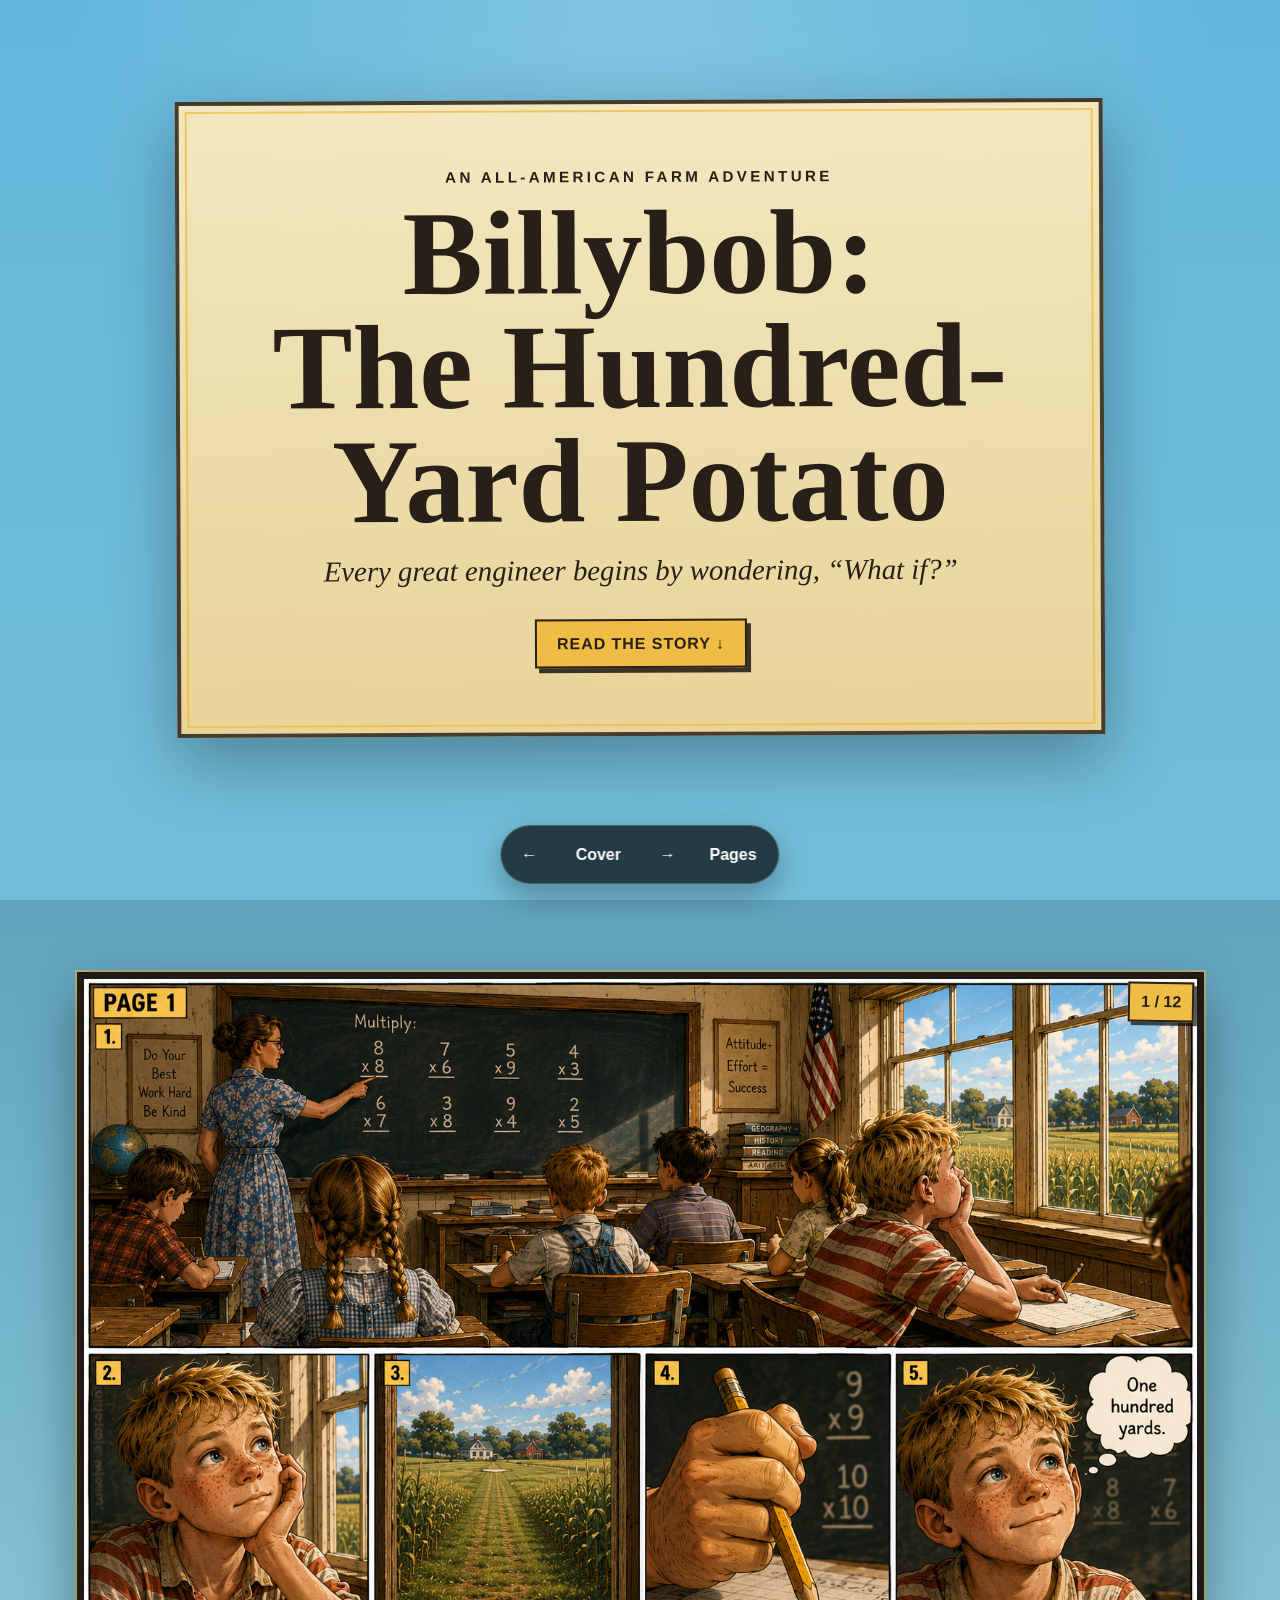
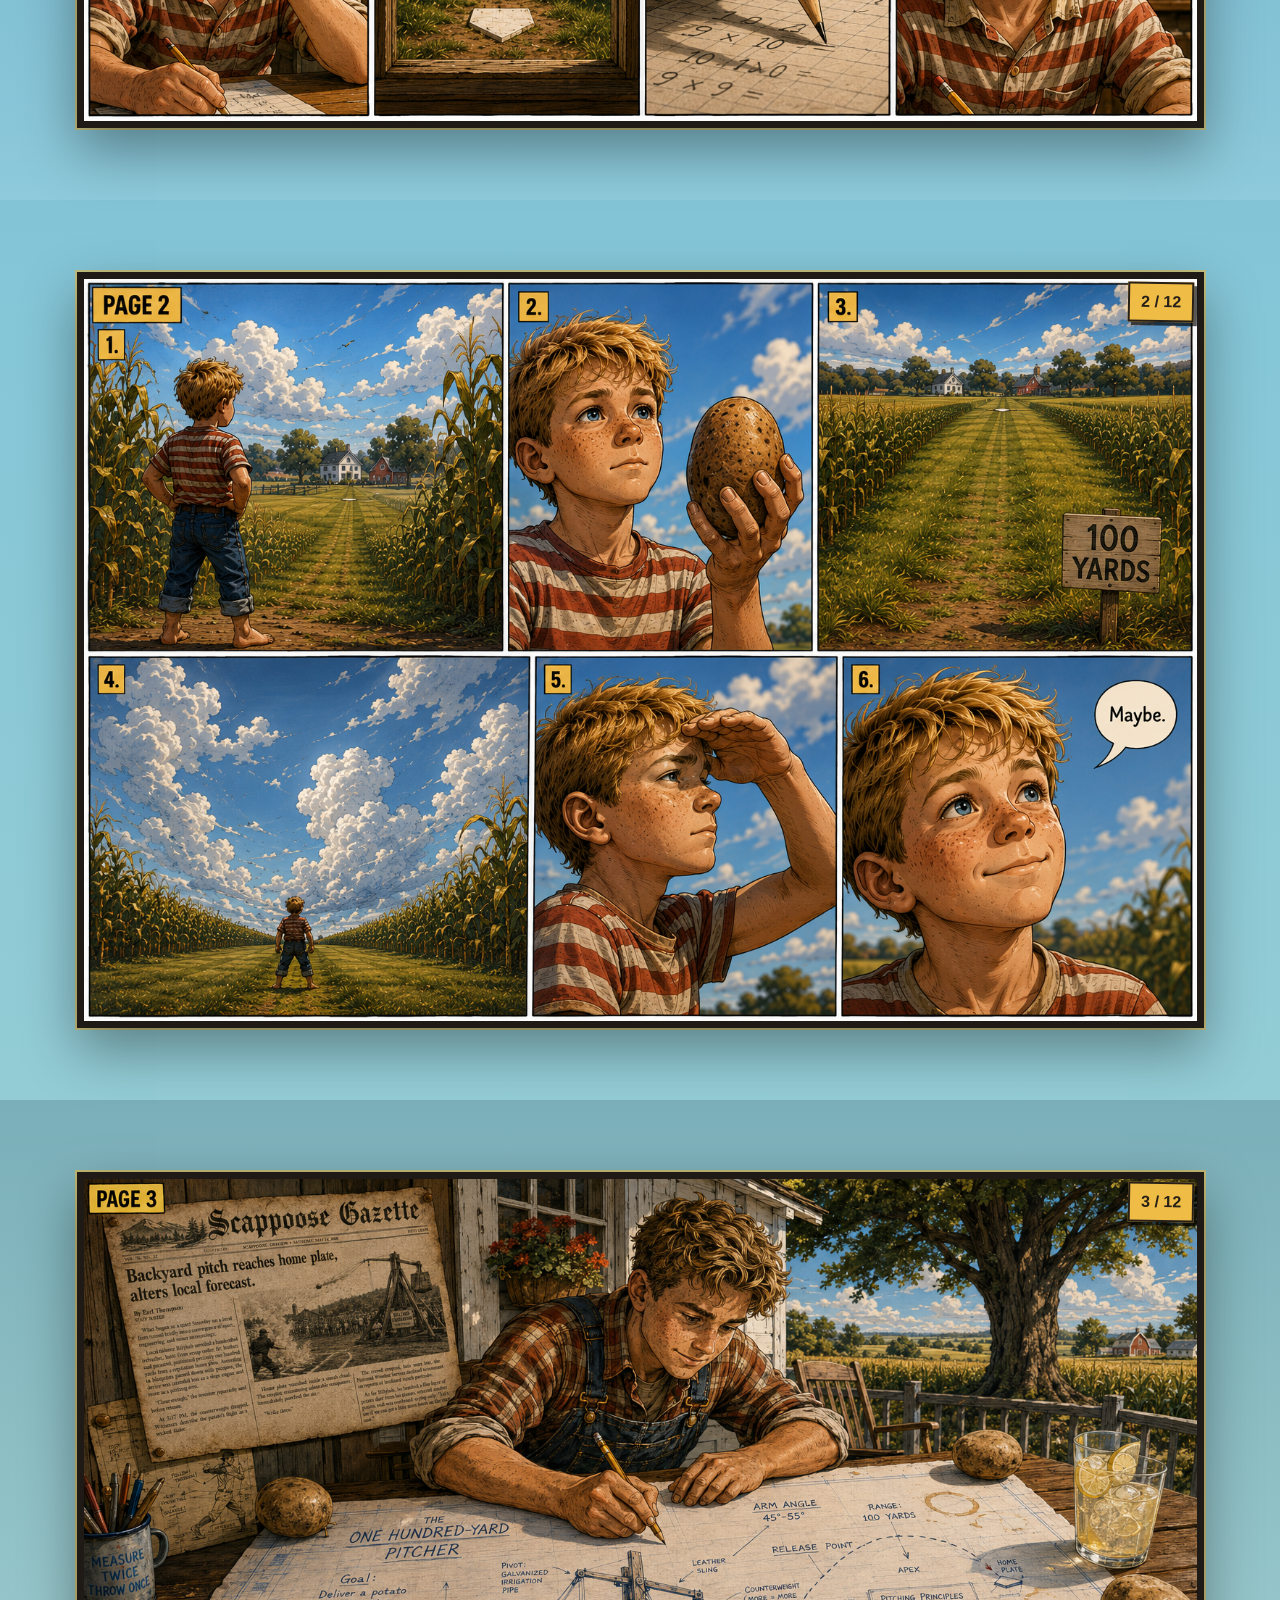
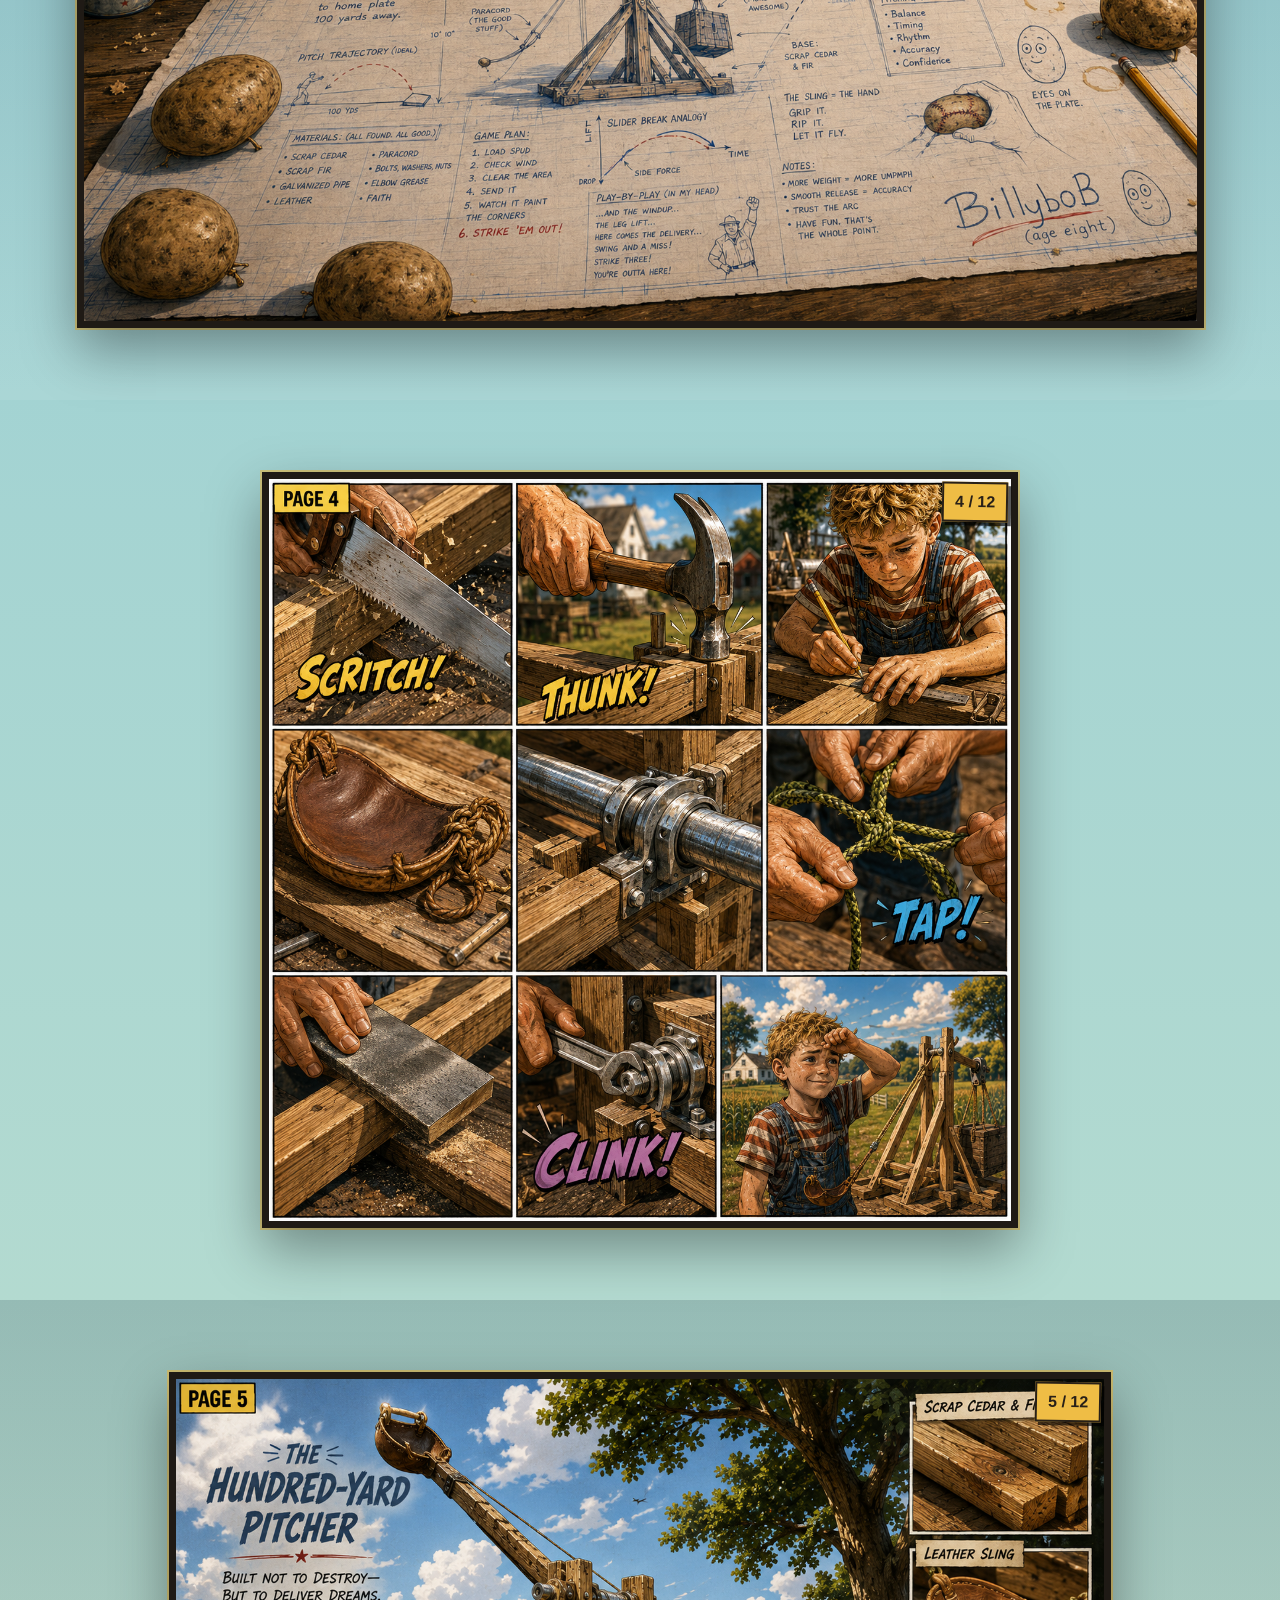
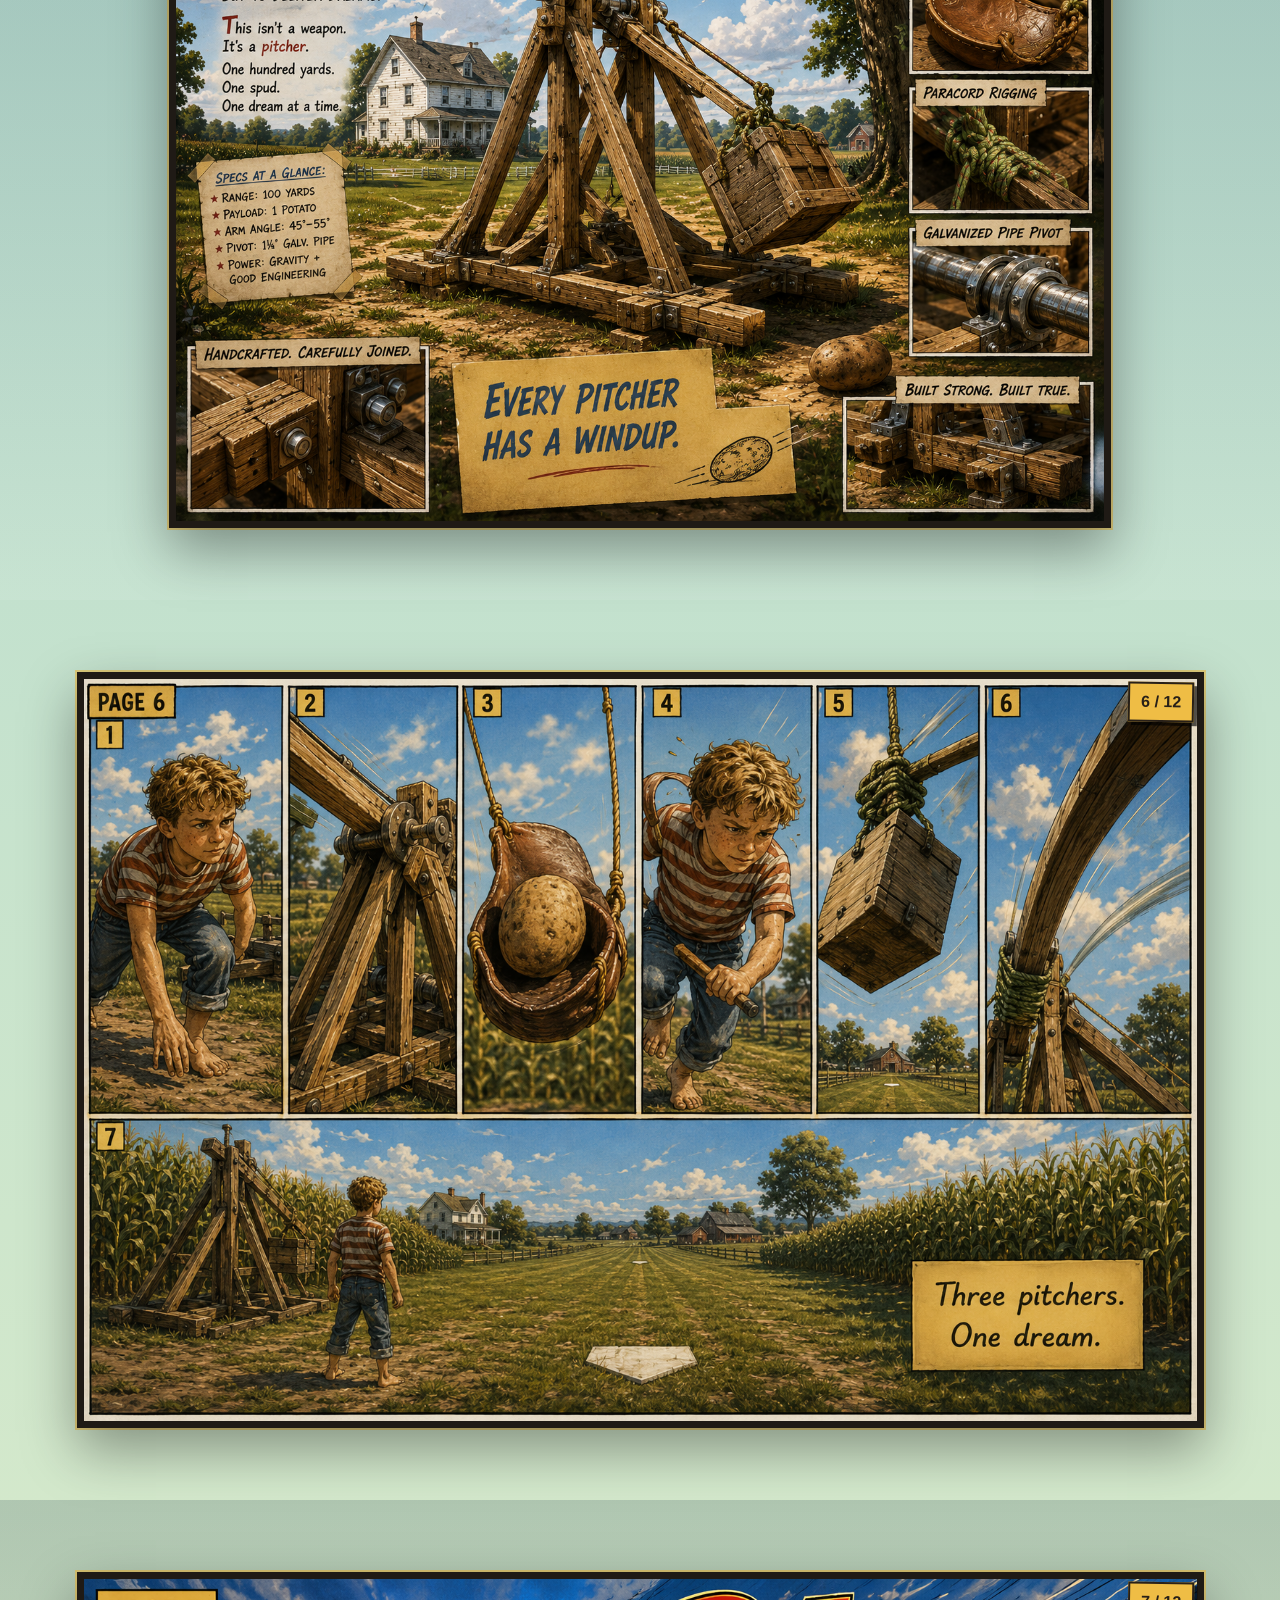
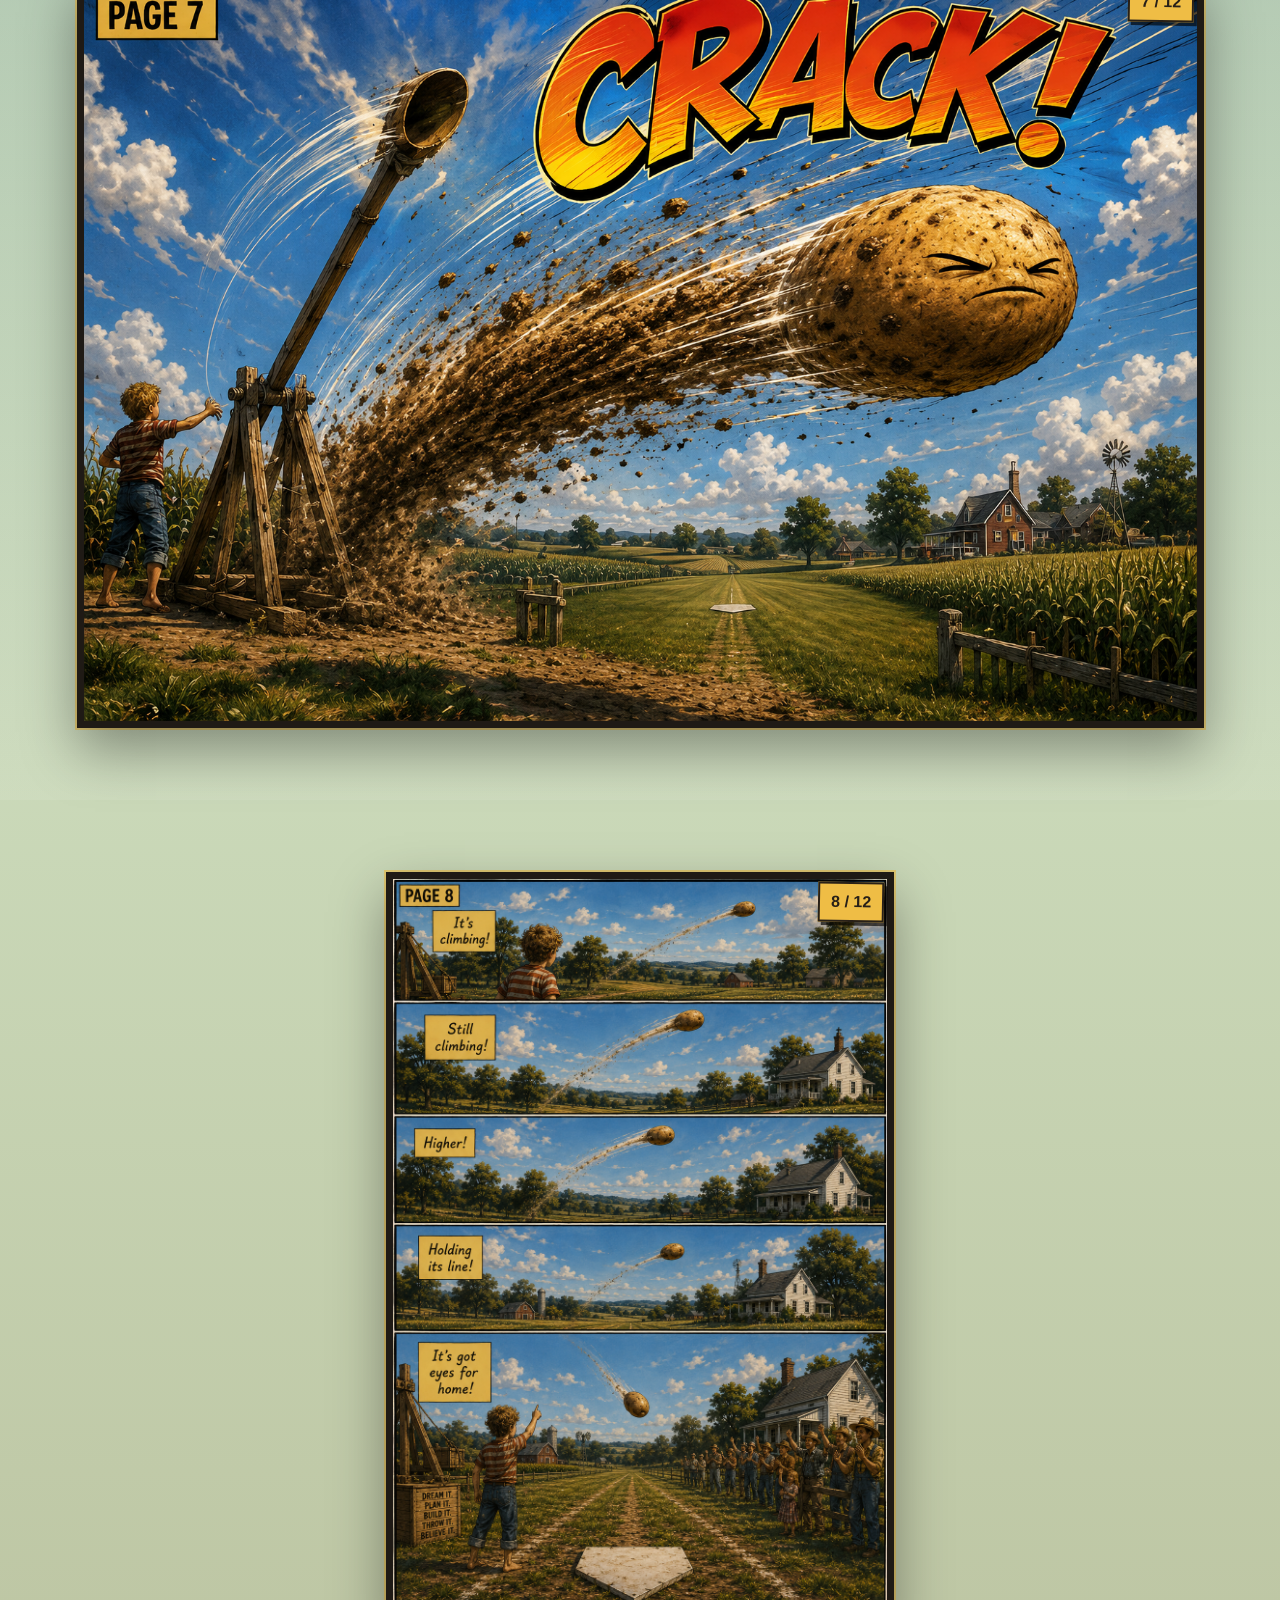
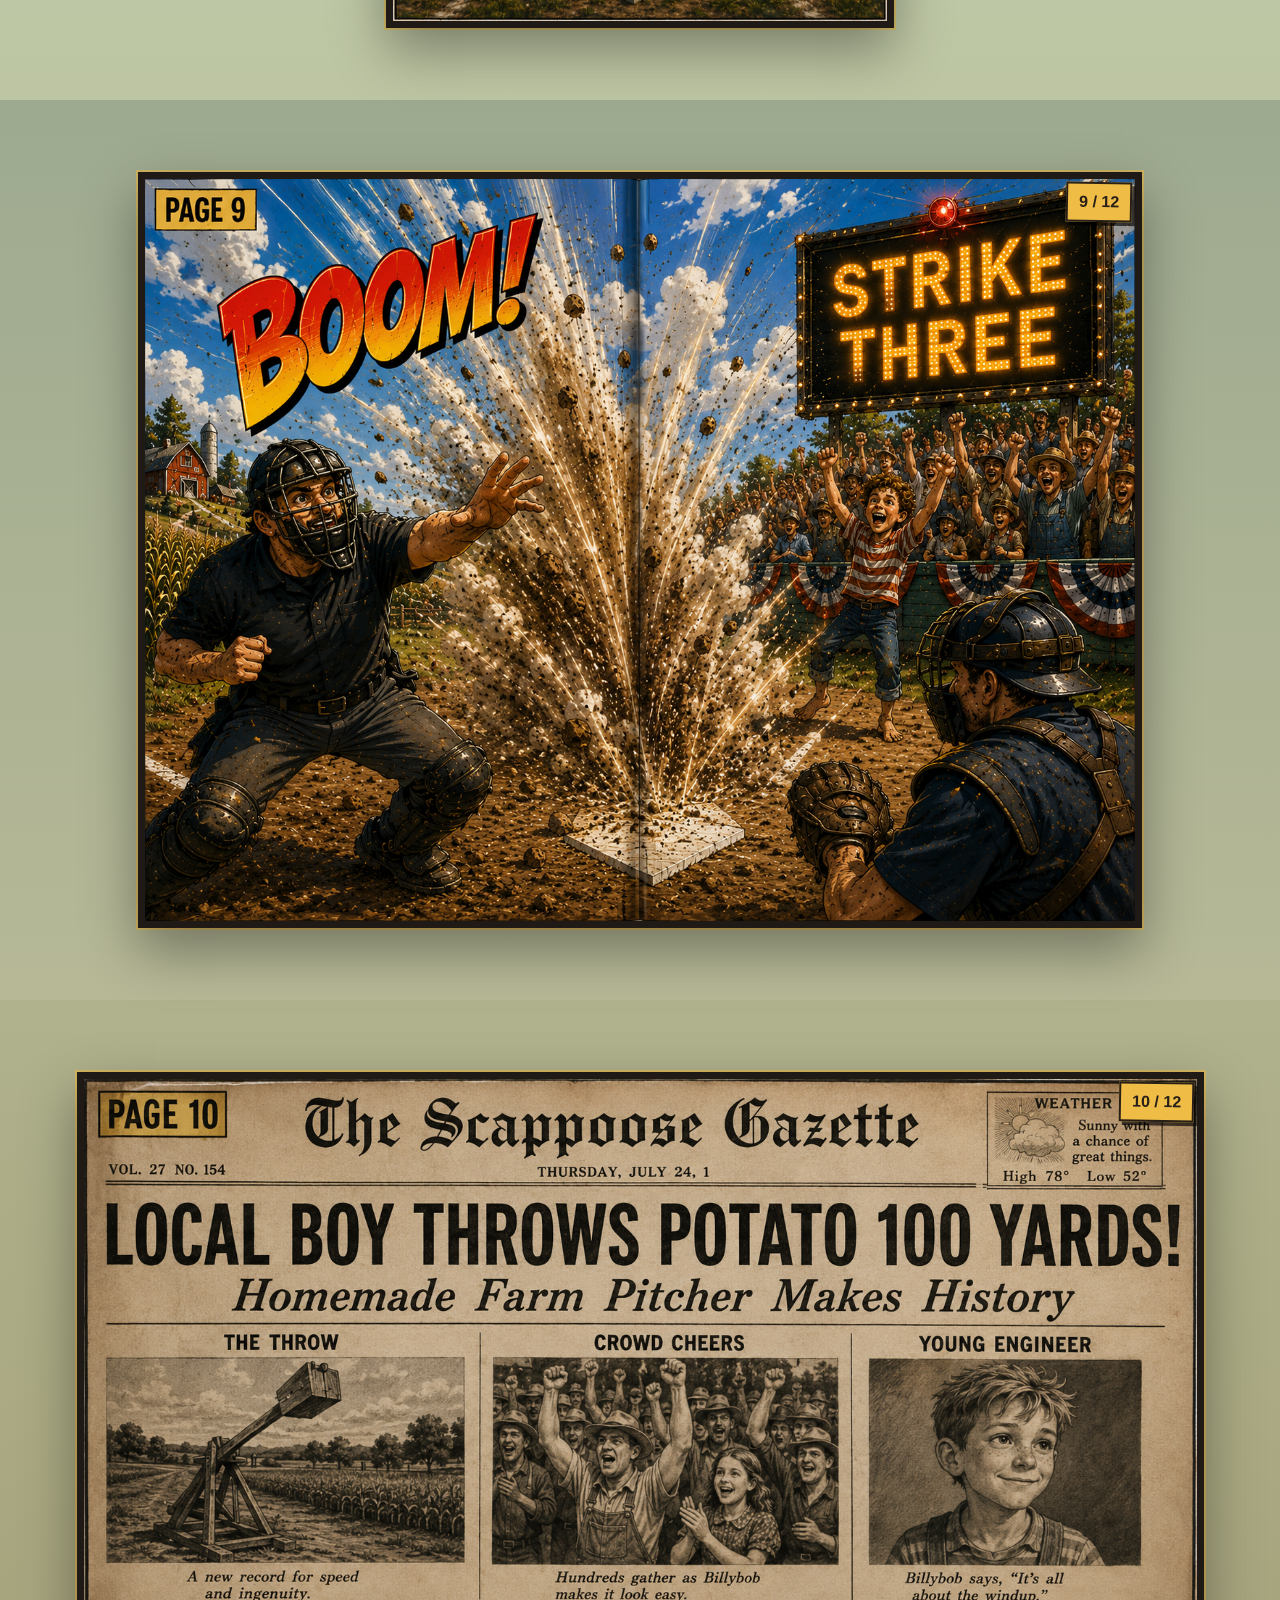
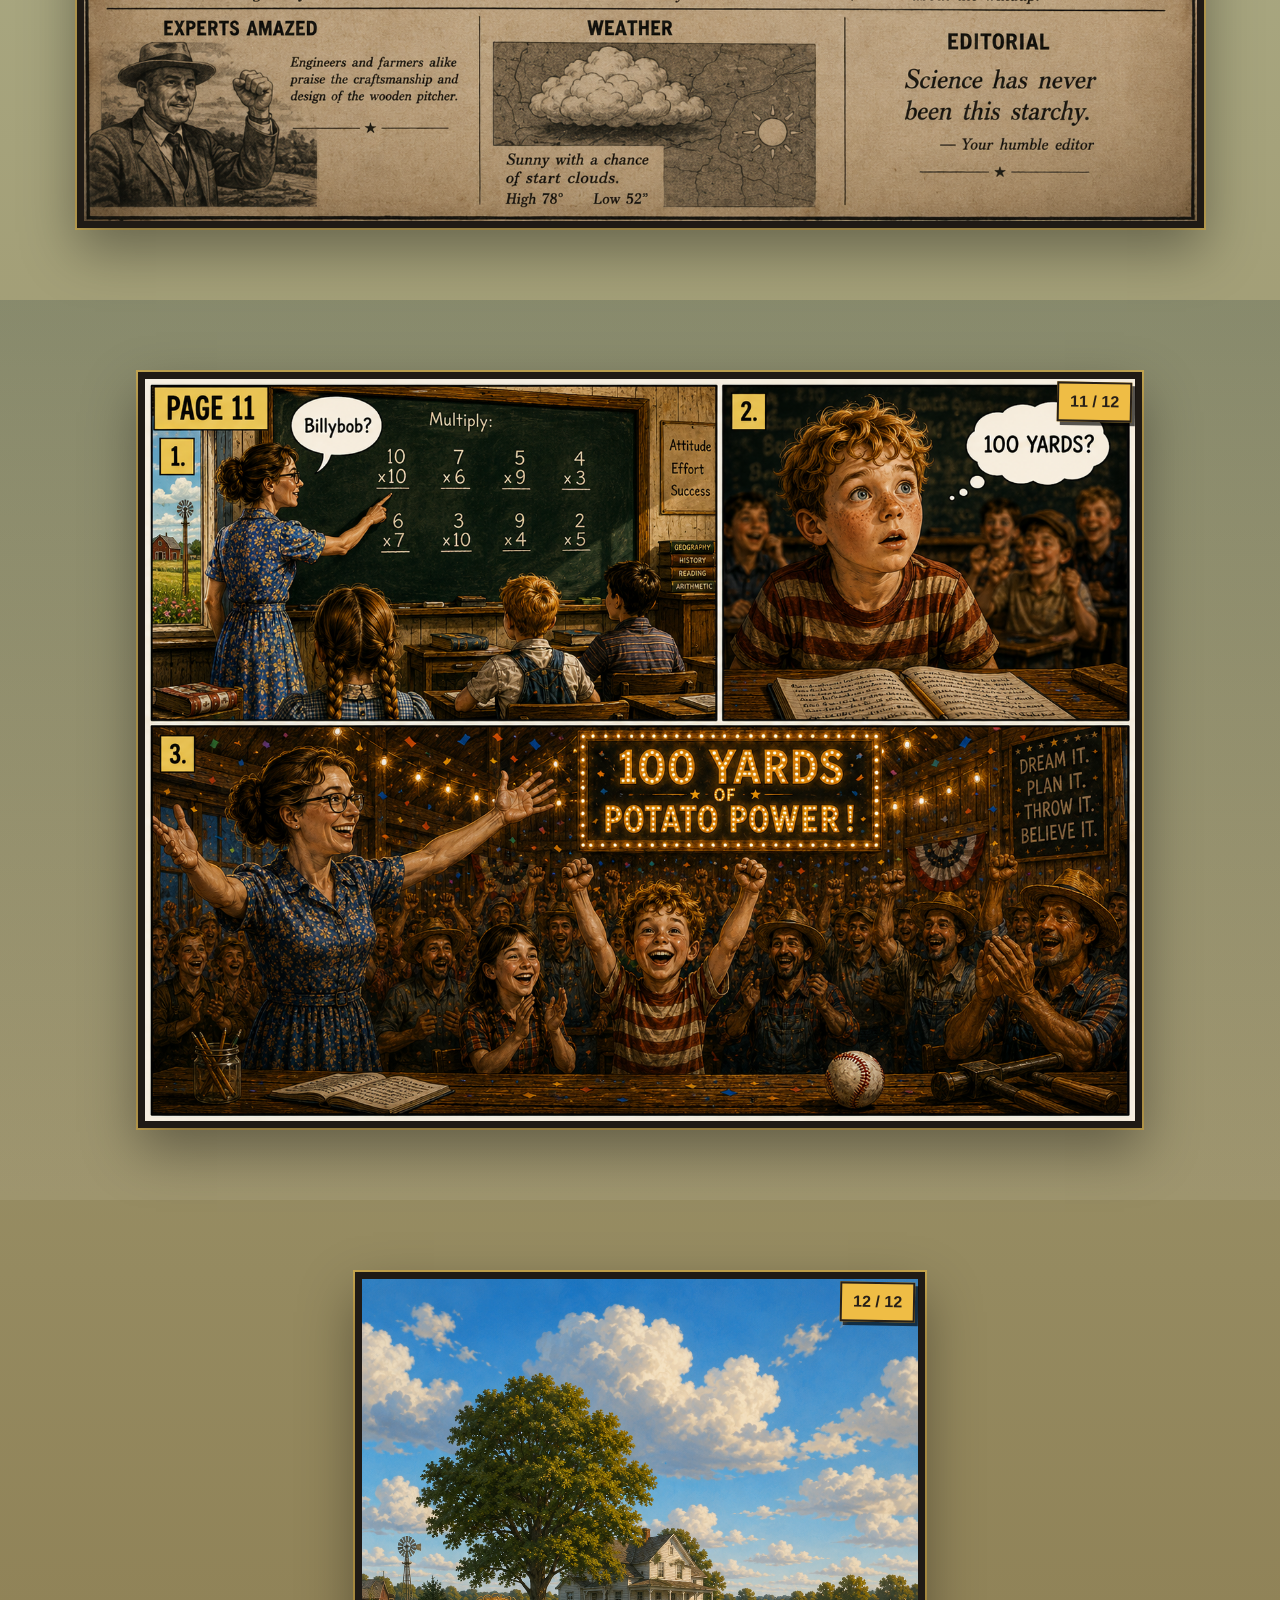
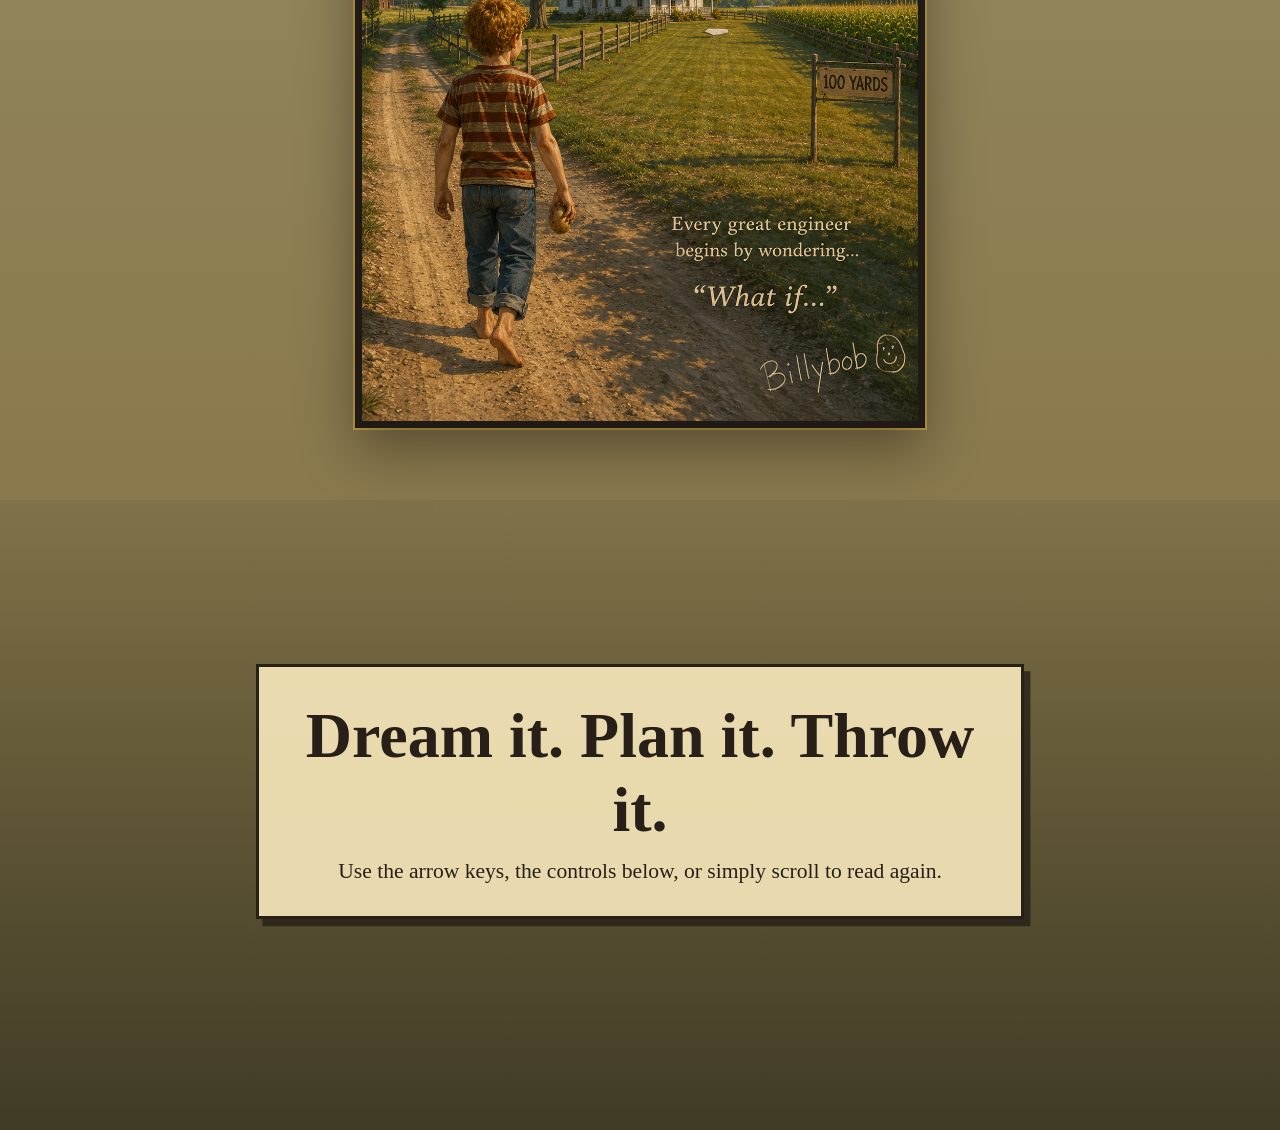
<file: billybob/index.html>
<!doctype html>
<html lang="en">
<head>
  <meta charset="utf-8">
  <meta name="viewport" content="width=device-width, initial-scale=1, viewport-fit=cover">
  <meta name="theme-color" content="#153b4d">
  <meta name="description" content="Billybob: The Hundred-Yard Potato — a twelve-page illustrated farm adventure.">
  <title>Billybob: The Hundred-Yard Potato</title>
  <style>
    :root {
      --sky: #8fd0ec;
      --deep-sky: #153b4d;
      --paper: #f5e5b9;
      --ink: #282018;
      --gold: #efbd45;
      --shadow: rgba(18, 24, 23, .34);
      --control: rgba(18, 31, 36, .82);
      --control-hover: rgba(18, 31, 36, .96);
    }

    * { box-sizing: border-box; }

    html {
      scroll-behavior: smooth;
      background: var(--deep-sky);
    }

    body {
      margin: 0;
      color: white;
      font-family: Georgia, "Times New Roman", serif;
      background:
        radial-gradient(circle at 50% 0%, rgba(255,255,255,.18), transparent 36rem),
        linear-gradient(180deg, #63b7dc 0%, #d5e9cb 52%, #806b3d 100%);
      overflow-x: hidden;
    }

    button {
      font: inherit;
    }

    .masthead {
      min-height: 100svh;
      display: grid;
      place-items: center;
      padding: 3rem 1.25rem 7rem;
      position: relative;
      text-align: center;
      isolation: isolate;
      overflow: hidden;
    }

    .masthead::before,
    .masthead::after {
      content: "";
      position: absolute;
      inset: auto -8vw -12vh;
      height: 45vh;
      border-radius: 50% 50% 0 0;
      background:
        repeating-linear-gradient(
          90deg,
          rgba(54, 112, 47, .95) 0 1.4rem,
          rgba(42, 92, 38, .96) 1.4rem 2.8rem
        );
      transform: perspective(30rem) rotateX(64deg);
      transform-origin: center bottom;
      z-index: -2;
      opacity: .82;
    }

    .masthead::after {
      inset: auto -20vw -17vh;
      height: 32vh;
      filter: brightness(.75);
      opacity: .55;
      z-index: -3;
    }

    .title-card {
      max-width: 58rem;
      padding: clamp(1.7rem, 5vw, 4rem);
      border: 4px solid rgba(40,32,24,.85);
      outline: 2px solid rgba(239,189,69,.8);
      outline-offset: -12px;
      color: var(--ink);
      background:
        linear-gradient(rgba(250,234,190,.94), rgba(240,213,149,.94)),
        repeating-linear-gradient(0deg, transparent 0 7px, rgba(75,49,23,.05) 7px 8px);
      box-shadow: 0 1.5rem 4rem var(--shadow);
      transform: rotate(-.25deg);
    }

    .eyebrow {
      margin: 0 0 .7rem;
      font-family: Arial, Helvetica, sans-serif;
      font-weight: 900;
      letter-spacing: .22em;
      text-transform: uppercase;
      font-size: clamp(.72rem, 2vw, .95rem);
    }

    h1 {
      margin: 0;
      line-height: .95;
      font-size: clamp(3rem, 10vw, 7.5rem);
      text-wrap: balance;
    }

    .subtitle {
      margin: 1rem 0 0;
      font-style: italic;
      font-size: clamp(1.1rem, 3vw, 1.8rem);
    }

    .start {
      display: inline-flex;
      align-items: center;
      gap: .65rem;
      margin-top: 2rem;
      padding: .85rem 1.25rem;
      border: 2px solid var(--ink);
      color: var(--ink);
      background: var(--gold);
      text-decoration: none;
      font-family: Arial, Helvetica, sans-serif;
      font-weight: 900;
      text-transform: uppercase;
      letter-spacing: .06em;
      box-shadow: .25rem .3rem 0 rgba(40,32,24,.9);
      transition: transform .15s ease, box-shadow .15s ease;
    }

    .start:hover,
    .start:focus-visible {
      transform: translate(.15rem, .15rem);
      box-shadow: .1rem .12rem 0 rgba(40,32,24,.9);
    }

    .reader {
      position: relative;
    }

    .page {
      min-height: 100svh;
      padding: clamp(4.5rem, 8vh, 6.5rem) clamp(.75rem, 3vw, 2rem) clamp(4.5rem, 8vh, 6rem);
      display: grid;
      place-items: center;
      scroll-margin-top: 0;
      scroll-snap-align: start;
      position: relative;
    }

    .page:nth-child(odd) {
      background: linear-gradient(180deg, rgba(14,45,58,.18), rgba(255,255,255,.08));
    }

    .page-frame {
      position: relative;
      max-width: min(96vw, 98rem);
      max-height: calc(100svh - 9rem);
      display: grid;
      place-items: center;
    }

    .page img {
      display: block;
      width: auto;
      height: auto;
      max-width: 100%;
      max-height: calc(100svh - 9rem);
      object-fit: contain;
      border: clamp(4px, .55vw, 9px) solid #1f1a15;
      background: #1f1a15;
      box-shadow:
        0 1.4rem 3.2rem rgba(0,0,0,.37),
        0 0 0 2px rgba(239,189,69,.6);
    }

    .page-number {
      position: absolute;
      top: .6rem;
      right: .6rem;
      min-width: 3rem;
      padding: .55rem .7rem;
      color: var(--ink);
      background: var(--gold);
      border: 2px solid var(--ink);
      font-family: Arial, Helvetica, sans-serif;
      font-weight: 900;
      text-align: center;
      box-shadow: .2rem .22rem 0 rgba(0,0,0,.65);
      transform: rotate(1deg);
      z-index: 2;
    }

    .toolbar {
      position: fixed;
      z-index: 20;
      left: 50%;
      bottom: max(1rem, env(safe-area-inset-bottom));
      transform: translateX(-50%);
      display: flex;
      align-items: center;
      gap: .4rem;
      padding: .45rem;
      border: 1px solid rgba(255,255,255,.22);
      border-radius: 999px;
      background: var(--control);
      box-shadow: 0 .7rem 2rem rgba(0,0,0,.3);
      backdrop-filter: blur(12px);
    }

    .toolbar button {
      width: 2.65rem;
      height: 2.65rem;
      border: 0;
      border-radius: 999px;
      color: white;
      background: transparent;
      cursor: pointer;
      font-family: Arial, Helvetica, sans-serif;
      font-weight: 900;
    }

    .toolbar button:hover,
    .toolbar button:focus-visible {
      background: rgba(255,255,255,.18);
      outline: none;
    }

    .counter {
      min-width: 5.2rem;
      text-align: center;
      font-family: Arial, Helvetica, sans-serif;
      font-variant-numeric: tabular-nums;
      font-weight: 800;
    }

    .thumbs-toggle {
      width: auto !important;
      padding: 0 .9rem !important;
    }

    .thumbs {
      position: fixed;
      z-index: 19;
      left: 50%;
      bottom: max(5.25rem, calc(env(safe-area-inset-bottom) + 5.25rem));
      transform: translate(-50%, 1rem);
      width: min(94vw, 68rem);
      max-height: min(52vh, 31rem);
      padding: .8rem;
      border: 1px solid rgba(255,255,255,.24);
      border-radius: 1rem;
      background: rgba(18,31,36,.94);
      box-shadow: 0 1rem 3rem rgba(0,0,0,.4);
      backdrop-filter: blur(16px);
      overflow: auto;
      display: grid;
      grid-template-columns: repeat(auto-fit, minmax(7rem, 1fr));
      gap: .65rem;
      opacity: 0;
      visibility: hidden;
      pointer-events: none;
      transition: opacity .18s ease, transform .18s ease, visibility .18s;
    }

    .thumbs.open {
      opacity: 1;
      visibility: visible;
      pointer-events: auto;
      transform: translate(-50%, 0);
    }

    .thumb {
      border: 2px solid transparent;
      border-radius: .45rem;
      padding: .25rem;
      color: white;
      background: rgba(255,255,255,.06);
      cursor: pointer;
      text-align: center;
      font-family: Arial, Helvetica, sans-serif;
      font-weight: 800;
    }

    .thumb img {
      width: 100%;
      aspect-ratio: 4 / 3;
      object-fit: cover;
      object-position: center;
      display: block;
      border-radius: .25rem;
      margin-bottom: .3rem;
    }

    .thumb.active {
      border-color: var(--gold);
      background: rgba(239,189,69,.16);
    }

    .end-note {
      min-height: 70svh;
      padding: 6rem 1.25rem 9rem;
      display: grid;
      place-items: center;
      text-align: center;
      background: linear-gradient(180deg, rgba(27,44,40,.08), rgba(24,30,23,.62));
    }

    .end-note div {
      max-width: 48rem;
      padding: 2rem;
      color: var(--ink);
      background: rgba(245,229,185,.92);
      border: 3px solid var(--ink);
      box-shadow: .4rem .45rem 0 rgba(40,32,24,.8);
    }

    .end-note h2 {
      margin: 0 0 .75rem;
      font-size: clamp(2rem, 6vw, 4rem);
    }

    .end-note p {
      margin: 0;
      font-size: clamp(1rem, 2.4vw, 1.35rem);
    }

    @media (prefers-reduced-motion: reduce) {
      html { scroll-behavior: auto; }
      .thumbs, .start { transition: none; }
    }

    @media (max-width: 650px) {
      .page {
        min-height: auto;
        padding-top: 5rem;
        padding-bottom: 5.5rem;
      }

      .page-frame,
      .page img {
        max-height: none;
      }

      .page img {
        width: 100%;
      }

      .page-number {
        top: .35rem;
        right: .35rem;
        font-size: .85rem;
      }
    }
  </style>
</head>
<body>
  <header class="masthead" id="top">
    <div class="title-card">
      <p class="eyebrow">An all-American farm adventure</p>
      <h1>Billybob:<br>The Hundred-Yard Potato</h1>
      <p class="subtitle">Every great engineer begins by wondering, “What if?”</p>
      <a class="start" href="#page-1">Read the story ↓</a>
    </div>
  </header>

  <main class="reader" id="reader" aria-label="Story pages"></main>

  <section class="end-note">
    <div>
      <h2>Dream it. Plan it. Throw it.</h2>
      <p>Use the arrow keys, the controls below, or simply scroll to read again.</p>
    </div>
  </section>

  <nav class="toolbar" aria-label="Story navigation">
    <button id="previous" type="button" aria-label="Previous page">←</button>
    <span class="counter" id="counter" aria-live="polite">Cover</span>
    <button id="next" type="button" aria-label="Next page">→</button>
    <button class="thumbs-toggle" id="thumbsToggle" type="button" aria-expanded="false">Pages</button>
  </nav>

  <aside class="thumbs" id="thumbs" aria-label="Page thumbnails"></aside>

  <script>
    (() => {
      "use strict";

      // This array is intentionally numeric, not alphabetic:
      // BB_9.png is followed by BB_10.png, BB_11.png, and BB_12.png.
      const pageFiles = Array.from({ length: 12 }, (_, index) => `BB_${index + 1}.png`);

      const reader = document.getElementById("reader");
      const thumbs = document.getElementById("thumbs");
      const counter = document.getElementById("counter");
      const previous = document.getElementById("previous");
      const next = document.getElementById("next");
      const thumbsToggle = document.getElementById("thumbsToggle");

      let currentPage = 0;

      function buildStory() {
        const pageFragment = document.createDocumentFragment();
        const thumbFragment = document.createDocumentFragment();

        pageFiles.forEach((file, index) => {
          const pageNumber = index + 1;

          const section = document.createElement("section");
          section.className = "page";
          section.id = `page-${pageNumber}`;
          section.dataset.page = String(pageNumber);
          section.setAttribute("aria-label", `Page ${pageNumber} of ${pageFiles.length}`);

          const frame = document.createElement("div");
          frame.className = "page-frame";

          const image = document.createElement("img");
          image.src = file;
          image.alt = `Billybob: The Hundred-Yard Potato, page ${pageNumber}`;
          image.loading = pageNumber <= 2 ? "eager" : "lazy";
          image.decoding = "async";

          const badge = document.createElement("span");
          badge.className = "page-number";
          badge.textContent = `${pageNumber} / ${pageFiles.length}`;

          frame.append(image, badge);
          section.append(frame);
          pageFragment.append(section);

          const thumb = document.createElement("button");
          thumb.className = "thumb";
          thumb.type = "button";
          thumb.dataset.page = String(pageNumber);
          thumb.setAttribute("aria-label", `Go to page ${pageNumber}`);

          const thumbImage = document.createElement("img");
          thumbImage.src = file;
          thumbImage.alt = "";
          thumbImage.loading = "lazy";

          const label = document.createElement("span");
          label.textContent = `Page ${pageNumber}`;

          thumb.append(thumbImage, label);
          thumb.addEventListener("click", () => {
            goToPage(pageNumber);
            setThumbs(false);
          });
          thumbFragment.append(thumb);
        });

        reader.append(pageFragment);
        thumbs.append(thumbFragment);
      }

      function setCurrentPage(pageNumber) {
        currentPage = Math.max(0, Math.min(pageFiles.length, pageNumber));
        counter.textContent = currentPage === 0
          ? "Cover"
          : `${currentPage} / ${pageFiles.length}`;

        document.querySelectorAll(".thumb").forEach((thumb) => {
          thumb.classList.toggle("active", Number(thumb.dataset.page) === currentPage);
        });

        previous.disabled = currentPage === 0;
        next.disabled = currentPage === pageFiles.length;
      }

      function goToPage(pageNumber) {
        if (pageNumber <= 0) {
          document.getElementById("top").scrollIntoView({ behavior: "smooth" });
          return;
        }
        const target = document.getElementById(`page-${pageNumber}`);
        if (target) target.scrollIntoView({ behavior: "smooth", block: "start" });
      }

      function setThumbs(open) {
        thumbs.classList.toggle("open", open);
        thumbsToggle.setAttribute("aria-expanded", String(open));
      }

      buildStory();

      const observer = new IntersectionObserver((entries) => {
        const visible = entries
          .filter(entry => entry.isIntersecting)
          .sort((a, b) => b.intersectionRatio - a.intersectionRatio)[0];

        if (visible) {
          setCurrentPage(Number(visible.target.dataset.page));
        }
      }, {
        threshold: [0.35, 0.55, 0.75]
      });

      document.querySelectorAll(".page").forEach(page => observer.observe(page));

      const coverObserver = new IntersectionObserver((entries) => {
        if (entries[0].isIntersecting && entries[0].intersectionRatio > 0.45) {
          setCurrentPage(0);
        }
      }, { threshold: [0.45] });
      coverObserver.observe(document.getElementById("top"));

      previous.addEventListener("click", () => goToPage(currentPage - 1));
      next.addEventListener("click", () => goToPage(currentPage + 1));
      thumbsToggle.addEventListener("click", () => setThumbs(!thumbs.classList.contains("open")));

      document.addEventListener("keydown", (event) => {
        if (event.key === "ArrowRight" || event.key === "PageDown") {
          event.preventDefault();
          goToPage(currentPage + 1);
        } else if (event.key === "ArrowLeft" || event.key === "PageUp") {
          event.preventDefault();
          goToPage(currentPage - 1);
        } else if (event.key === "Home") {
          event.preventDefault();
          goToPage(0);
        } else if (event.key === "End") {
          event.preventDefault();
          goToPage(pageFiles.length);
        } else if (event.key === "Escape") {
          setThumbs(false);
        }
      });

      document.addEventListener("click", (event) => {
        if (!thumbs.contains(event.target) && !thumbsToggle.contains(event.target)) {
          setThumbs(false);
        }
      });
    })();
  </script>
</body>
</html>
</file>
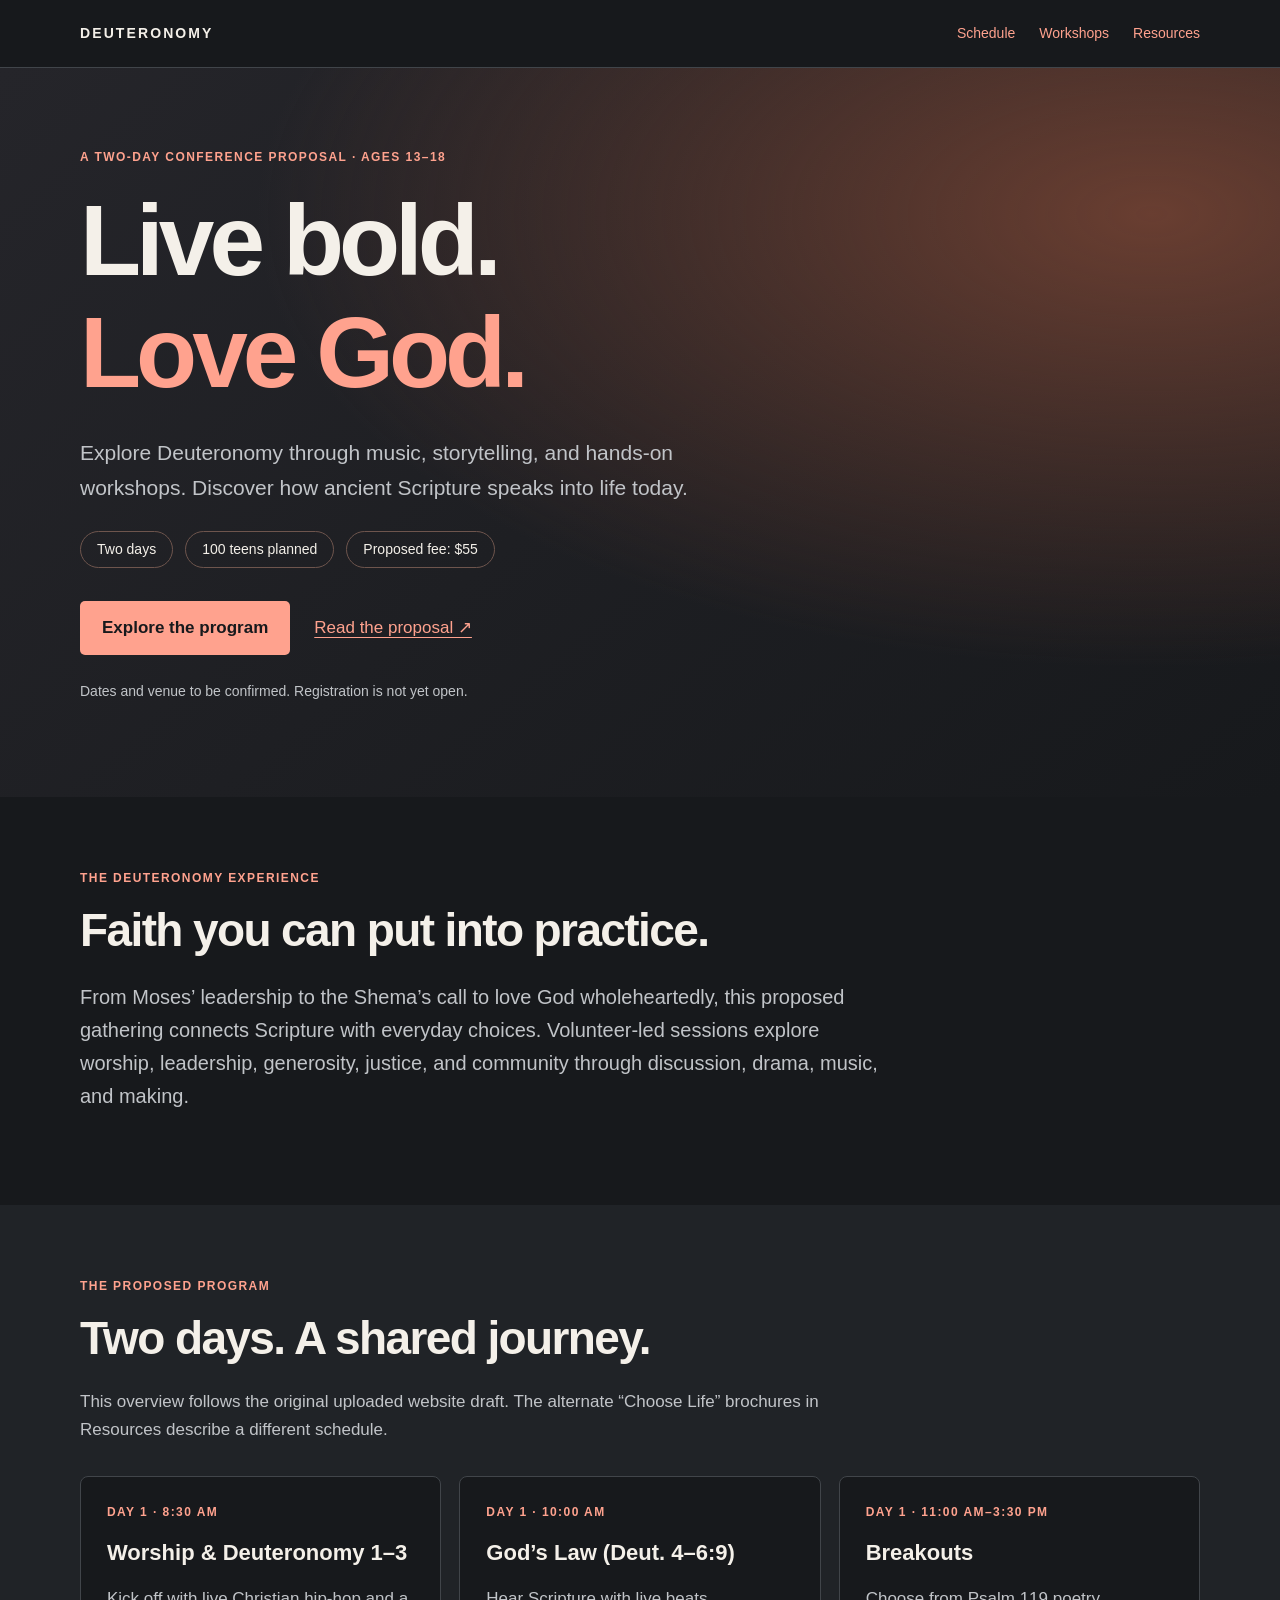
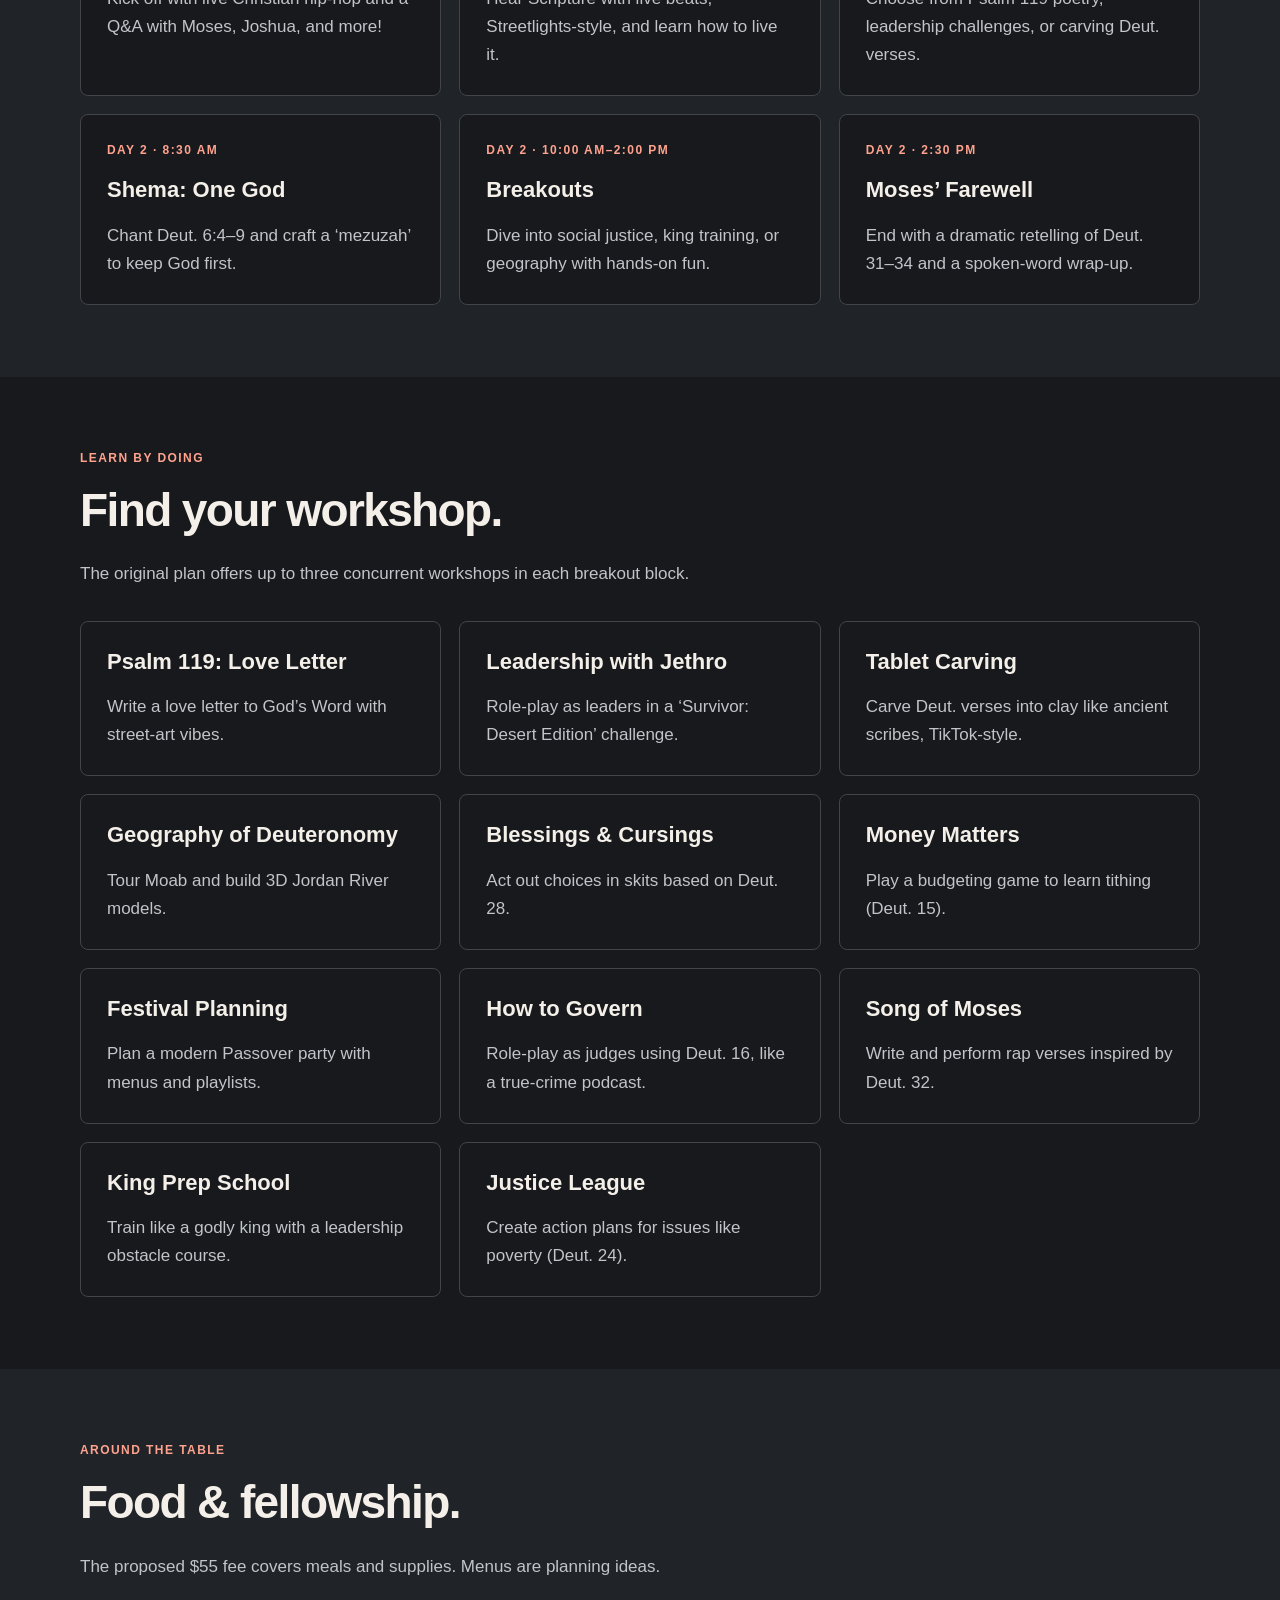
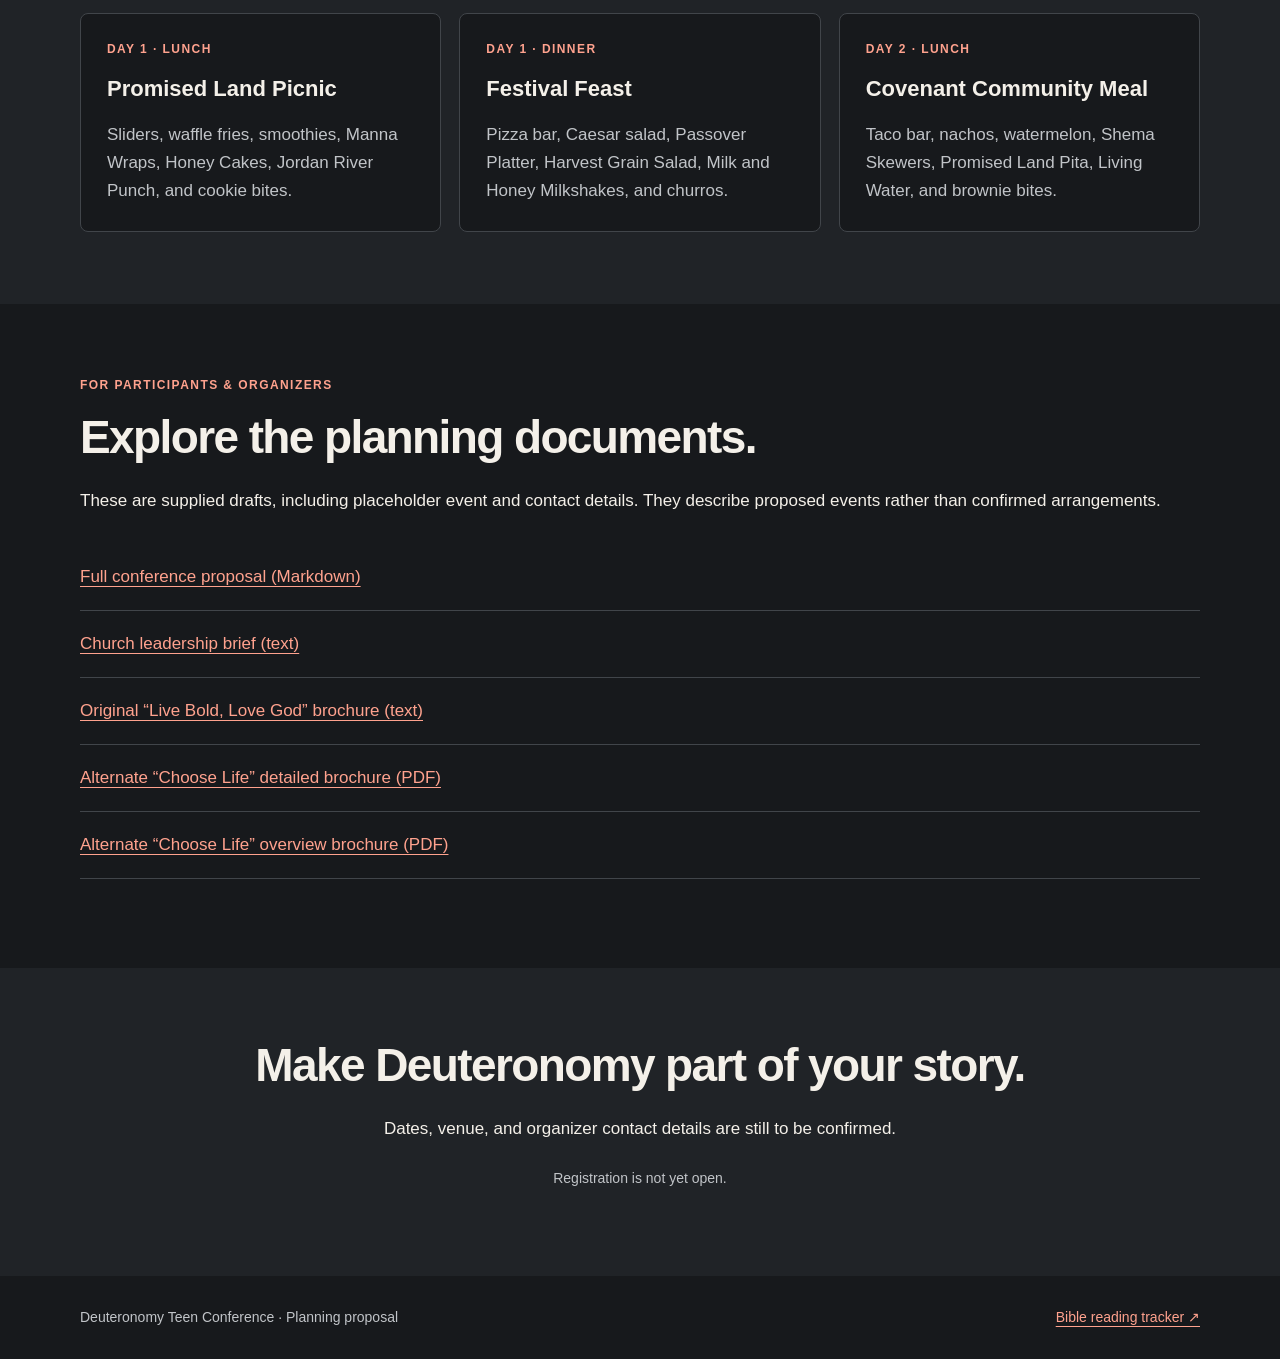
<file: deuteronomy/index.html>
<!doctype html>
<html lang="en">
<head><meta charset="utf-8"><meta name="viewport" content="width=device-width, initial-scale=1"><meta name="description" content="A proposed two-day Deuteronomy conference for teens, with worship, storytelling, hands-on workshops, and fellowship."><title>Deuteronomy Teen Conference · Live Bold, Love God</title><link rel="stylesheet" href="styles.css"></head>
<body>
<a class="skip" href="#main">Skip to content</a>
<header><nav aria-label="Main navigation"><a class="brand" href="index.html">DEUTERONOMY</a><div><a href="#schedule">Schedule</a><a href="#workshops">Workshops</a><a href="#resources">Resources</a></div></nav></header>
<main id="main">
<section class="hero"><div class="wrap"><p class="eyebrow">A two-day conference proposal · Ages 13–18</p><h1>Live bold.<br><span>Love God.</span></h1><p class="lead">Explore Deuteronomy through music, storytelling, and hands-on workshops. Discover how ancient Scripture speaks into life today.</p><div class="facts"><span>Two days</span><span>100 teens planned</span><span>Proposed fee: $55</span></div><a class="button" href="#schedule">Explore the program</a><a class="secondary" href="#resources">Read the proposal ↗</a><p class="status">Dates and venue to be confirmed. Registration is not yet open.</p></div></section>
<section class="wrap intro"><p class="eyebrow">The Deuteronomy experience</p><h2>Faith you can put into practice.</h2><p>From Moses’ leadership to the Shema’s call to love God wholeheartedly, this proposed gathering connects Scripture with everyday choices. Volunteer-led sessions explore worship, leadership, generosity, justice, and community through discussion, drama, music, and making.</p></section>
<section class="band" id="schedule"><div class="wrap"><p class="eyebrow">The proposed program</p><h2>Two days. A shared journey.</h2><p class="section-note">This overview follows the original uploaded website draft. The alternate “Choose Life” brochures in Resources describe a different schedule.</p><div class="grid schedule"><article class="card"><p class="eyebrow">Day 1 · 8:30 AM</p><h3>Worship &amp; Deuteronomy 1–3</h3><p>Kick off with live Christian hip-hop and a Q&amp;A with Moses, Joshua, and more!</p></article><article class="card"><p class="eyebrow">Day 1 · 10:00 AM</p><h3>God’s Law (Deut. 4–6:9)</h3><p>Hear Scripture with live beats, Streetlights-style, and learn how to live it.</p></article><article class="card"><p class="eyebrow">Day 1 · 11:00 AM–3:30 PM</p><h3>Breakouts</h3><p>Choose from Psalm 119 poetry, leadership challenges, or carving Deut. verses.</p></article><article class="card"><p class="eyebrow">Day 2 · 8:30 AM</p><h3>Shema: One God</h3><p>Chant Deut. 6:4–9 and craft a ‘mezuzah’ to keep God first.</p></article><article class="card"><p class="eyebrow">Day 2 · 10:00 AM–2:00 PM</p><h3>Breakouts</h3><p>Dive into social justice, king training, or geography with hands-on fun.</p></article><article class="card"><p class="eyebrow">Day 2 · 2:30 PM</p><h3>Moses’ Farewell</h3><p>End with a dramatic retelling of Deut. 31–34 and a spoken-word wrap-up.</p></article></div></div></section>
<section class="wrap" id="workshops"><p class="eyebrow">Learn by doing</p><h2>Find your workshop.</h2><p class="section-note">The original plan offers up to three concurrent workshops in each breakout block.</p><div class="grid workshops"><article class="card"><h3>Psalm 119: Love Letter</h3><p>Write a love letter to God’s Word with street-art vibes.</p></article><article class="card"><h3>Leadership with Jethro</h3><p>Role-play as leaders in a ‘Survivor: Desert Edition’ challenge.</p></article><article class="card"><h3>Tablet Carving</h3><p>Carve Deut. verses into clay like ancient scribes, TikTok-style.</p></article><article class="card"><h3>Geography of Deuteronomy</h3><p>Tour Moab and build 3D Jordan River models.</p></article><article class="card"><h3>Blessings &amp; Cursings</h3><p>Act out choices in skits based on Deut. 28.</p></article><article class="card"><h3>Money Matters</h3><p>Play a budgeting game to learn tithing (Deut. 15).</p></article><article class="card"><h3>Festival Planning</h3><p>Plan a modern Passover party with menus and playlists.</p></article><article class="card"><h3>How to Govern</h3><p>Role-play as judges using Deut. 16, like a true-crime podcast.</p></article><article class="card"><h3>Song of Moses</h3><p>Write and perform rap verses inspired by Deut. 32.</p></article><article class="card"><h3>King Prep School</h3><p>Train like a godly king with a leadership obstacle course.</p></article><article class="card"><h3>Justice League</h3><p>Create action plans for issues like poverty (Deut. 24).</p></article></div></section>
<section class="band"><div class="wrap"><p class="eyebrow">Around the table</p><h2>Food & fellowship.</h2><p class="section-note">The proposed $55 fee covers meals and supplies. Menus are planning ideas.</p><div class="grid meals"><article class="card"><p class="eyebrow">Day 1 · Lunch</p><h3>Promised Land Picnic</h3><p>Sliders, waffle fries, smoothies, Manna Wraps, Honey Cakes, Jordan River Punch, and cookie bites.</p></article><article class="card"><p class="eyebrow">Day 1 · Dinner</p><h3>Festival Feast</h3><p>Pizza bar, Caesar salad, Passover Platter, Harvest Grain Salad, Milk and Honey Milkshakes, and churros.</p></article><article class="card"><p class="eyebrow">Day 2 · Lunch</p><h3>Covenant Community Meal</h3><p>Taco bar, nachos, watermelon, Shema Skewers, Promised Land Pita, Living Water, and brownie bites.</p></article></div></div></section>
<section class="wrap" id="resources"><p class="eyebrow">For participants & organizers</p><h2>Explore the planning documents.</h2><p>These are supplied drafts, including placeholder event and contact details. They describe proposed events rather than confirmed arrangements.</p><ul class="resources"><li><a href="resources/conference-proposal.md">Full conference proposal (Markdown)</a></li><li><a href="resources/leadership-brief.txt">Church leadership brief (text)</a></li><li><a href="resources/original-brochure.txt">Original “Live Bold, Love God” brochure (text)</a></li><li><a href="resources/choose-life-detailed-brochure.pdf">Alternate “Choose Life” detailed brochure (PDF)</a></li><li><a href="resources/choose-life-overview-brochure.pdf">Alternate “Choose Life” overview brochure (PDF)</a></li></ul></section>
<section class="closing"><div class="wrap"><h2>Make Deuteronomy part of your story.</h2><p>Dates, venue, and organizer contact details are still to be confirmed.</p><p class="status">Registration is not yet open.</p></div></section>
</main><footer class="wrap"><span>Deuteronomy Teen Conference · Planning proposal</span><a href="../bible-reading-tracker/index.html">Bible reading tracker ↗</a></footer>
</body></html>
</file>
<file: deuteronomy/styles.css>
:root{color-scheme:dark;--bg:#17191c;--panel:#202327;--text:#f4f0e9;--muted:#c1c4c8;--accent:#ffa28e;--line:#41454a}*{box-sizing:border-box}html{scroll-behavior:smooth;scroll-padding-top:1rem}body{margin:0;background:var(--bg);color:var(--text);font-family:Arial,Helvetica,sans-serif;font-size:17px;line-height:1.65}a{color:var(--accent);text-underline-offset:.25em}a:hover{color:#ffd4c9}a:focus-visible{outline:3px solid var(--accent);outline-offset:5px}.wrap,nav{width:min(1120px,calc(100% - 48px));margin:auto}header{border-bottom:1px solid var(--line)}nav{display:flex;justify-content:space-between;align-items:center;gap:24px;padding:22px 0}nav a{text-decoration:none;font-size:14px}nav>div{display:flex;gap:24px}.brand{font-weight:800;letter-spacing:.15em;color:var(--text)}.skip{position:absolute;left:16px;top:-100px;background:var(--text);color:var(--bg);padding:10px;z-index:2}.skip:focus{top:10px}.hero{padding:80px 0;background:radial-gradient(ellipse at 90% 20%,#693e31 0,transparent 55%),linear-gradient(140deg,#25252a,#17191c)}.eyebrow{font-size:12px;letter-spacing:.12em;text-transform:uppercase;font-weight:700;color:var(--accent);margin:0 0 16px}h1,h2,h3{line-height:1.12}h1{font-size:clamp(52px,9vw,100px);letter-spacing:-.05em;margin:16px 0 28px}h1 span{color:var(--accent)}h2{font-size:clamp(30px,4vw,46px);letter-spacing:-.035em;margin:0 0 24px}h3{font-size:22px;line-height:1.3;margin:0 0 12px}.lead{font-size:21px;max-width:680px;color:var(--muted)}.facts{display:flex;flex-wrap:wrap;gap:12px;margin:26px 0 32px}.facts span{border:1px solid #6e554d;border-radius:100px;padding:6px 16px;font-size:14px}.button{display:inline-block;background:var(--accent);color:#17191c;font-weight:bold;padding:13px 22px;border-radius:5px;text-decoration:none}.button:hover{background:#ffd4c9;color:#17191c}.secondary{display:inline-block;margin:14px 0 14px 24px}.status{color:var(--muted);font-size:14px;margin-top:24px}section.wrap,.band,.closing{padding-top:72px;padding-bottom:72px}.intro>p:last-child{max-width:800px;font-size:20px;color:var(--muted)}.band,.closing{background:var(--panel)}.section-note{max-width:750px;color:var(--muted);margin-bottom:32px}.grid{display:grid;gap:18px}.schedule,.workshops,.meals{grid-template-columns:repeat(3,minmax(0,1fr))}.card{border:1px solid var(--line);border-radius:8px;padding:26px;background:var(--bg)}.card p:last-child{color:var(--muted);margin-bottom:0}.resources{list-style:none;padding:0;margin-top:28px}.resources li{border-bottom:1px solid var(--line);padding:15px 0}.resources a{display:inline-block;padding:4px 0}.closing{text-align:center}footer.wrap{display:flex;justify-content:space-between;gap:24px;padding-top:30px;padding-bottom:30px;font-size:14px;color:var(--muted)}@media(max-width:850px){.schedule,.workshops{grid-template-columns:repeat(2,minmax(0,1fr))}.meals{grid-template-columns:1fr}}@media(max-width:560px){.wrap,nav{width:calc(100% - 32px)}nav{align-items:flex-start;flex-direction:column;gap:12px}nav>div{gap:20px}.hero{padding:48px 0}.schedule,.workshops{grid-template-columns:1fr}section.wrap,.band,.closing{padding-top:48px;padding-bottom:48px}.secondary{margin-left:0;display:block}footer.wrap{flex-direction:column;gap:12px}.card{padding:22px}}@media(prefers-reduced-motion:reduce){html{scroll-behavior:auto}}@media print{:root{color-scheme:light}body,.hero,.band,.closing,.card{background:white;color:black}.eyebrow,.lead,.section-note,.card p:last-child,.status{color:#333}h1 span,a{color:black}header,.skip,.button,.secondary,footer{display:none}.hero,section.wrap,.band,.closing{padding:20px 0}.card{break-inside:avoid}.grid{grid-template-columns:repeat(2,minmax(0,1fr))}}
</file>
